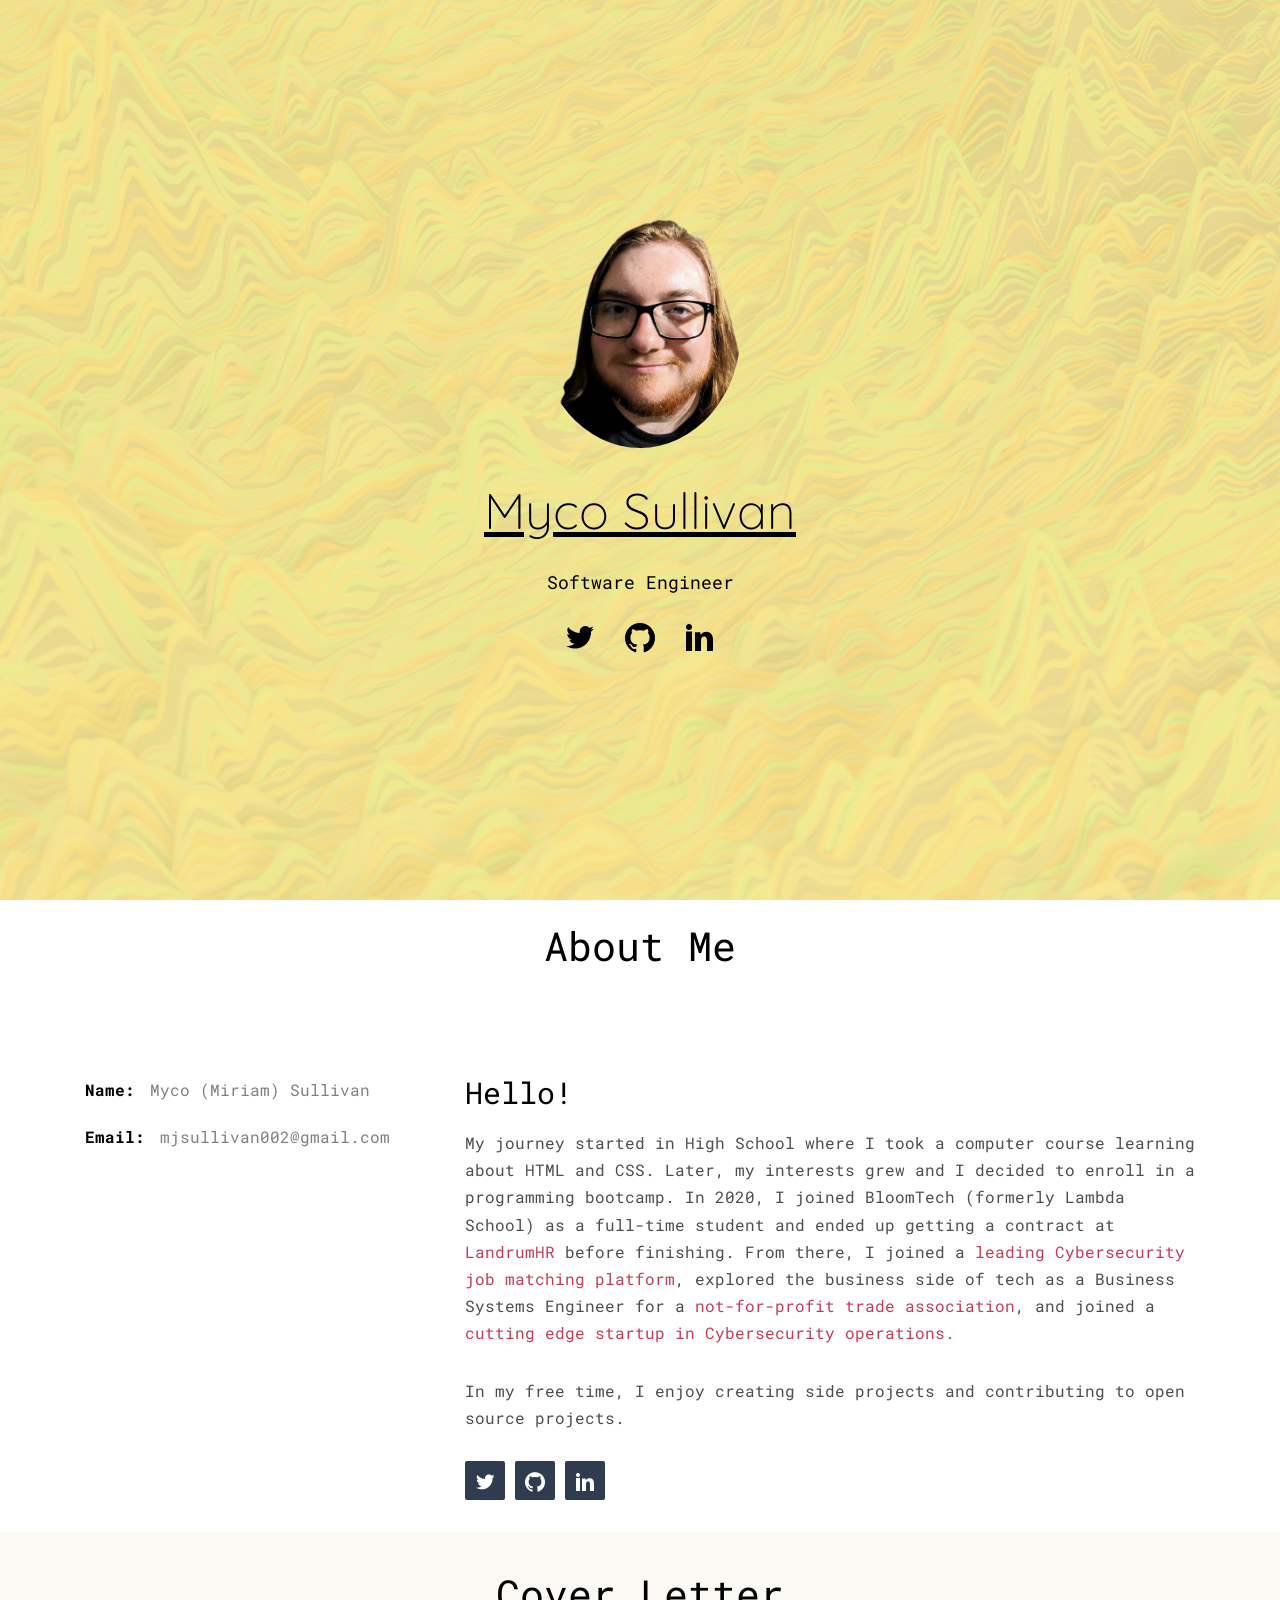
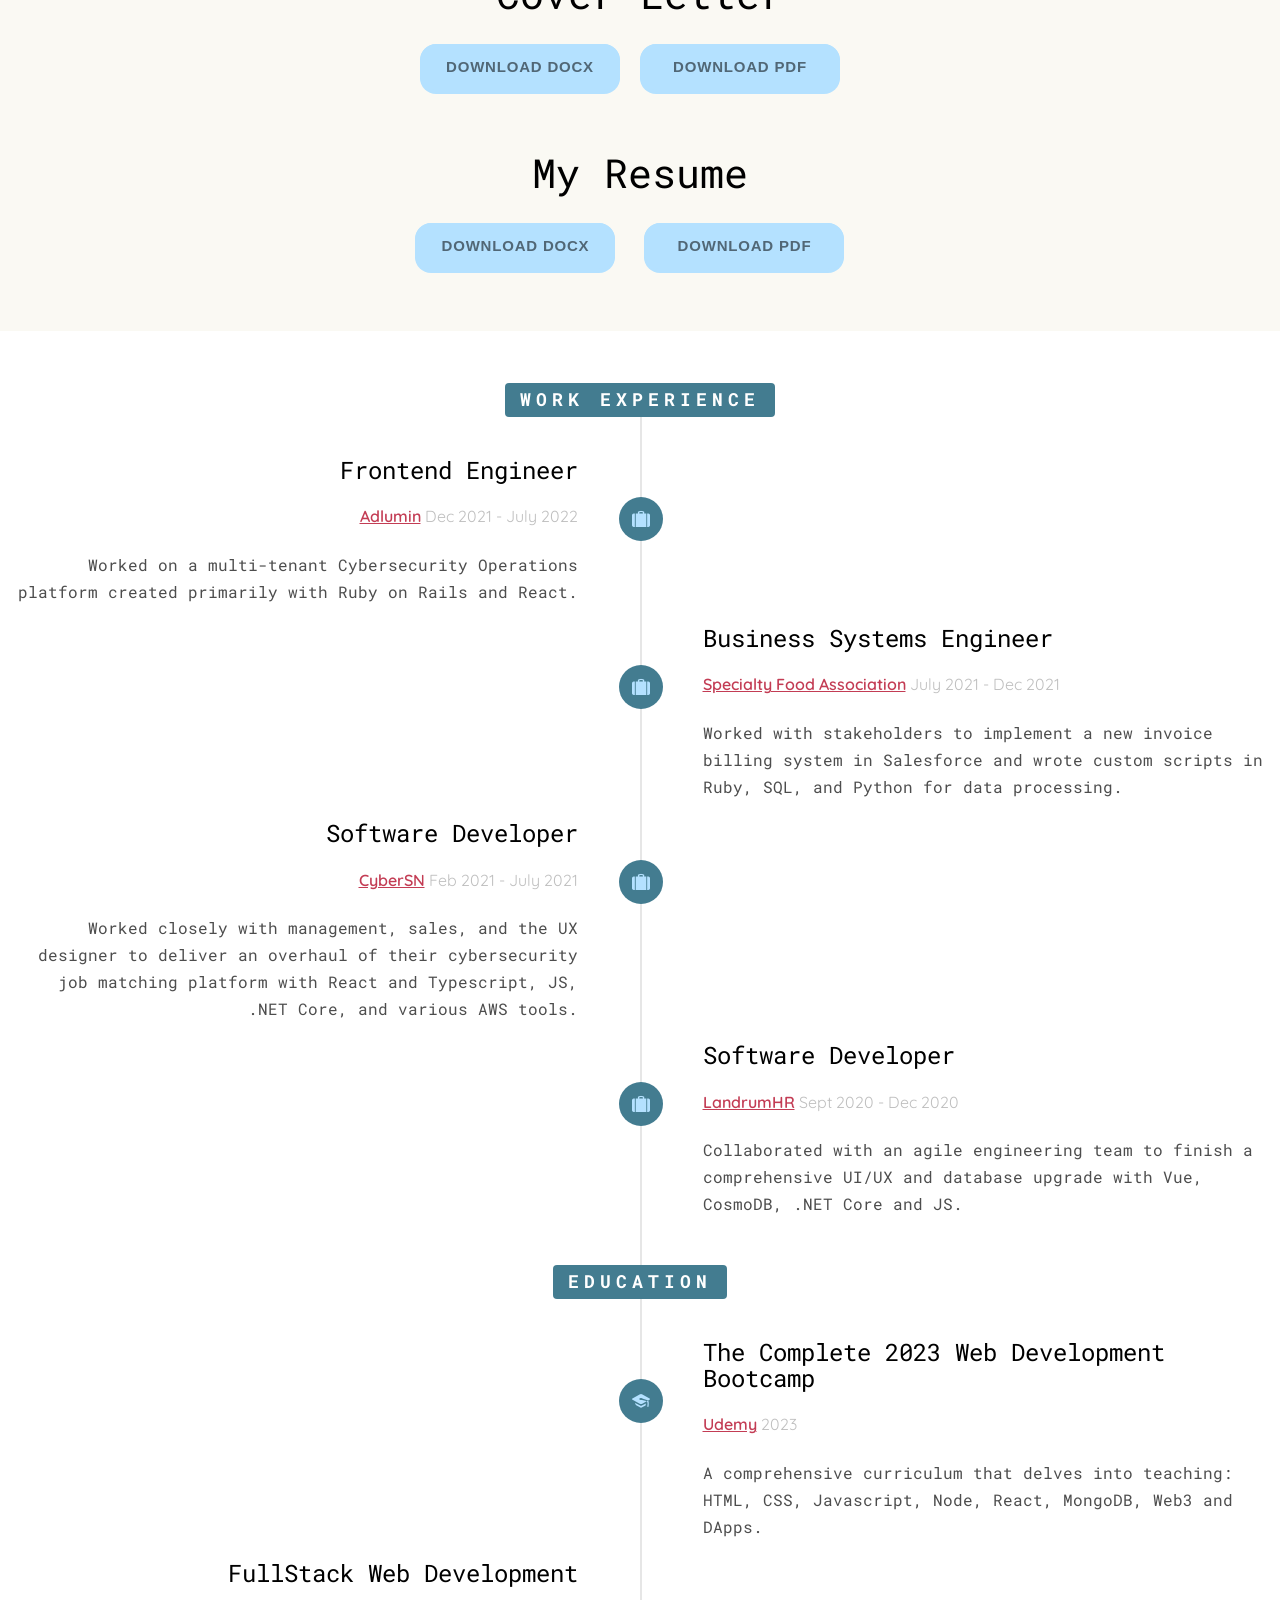
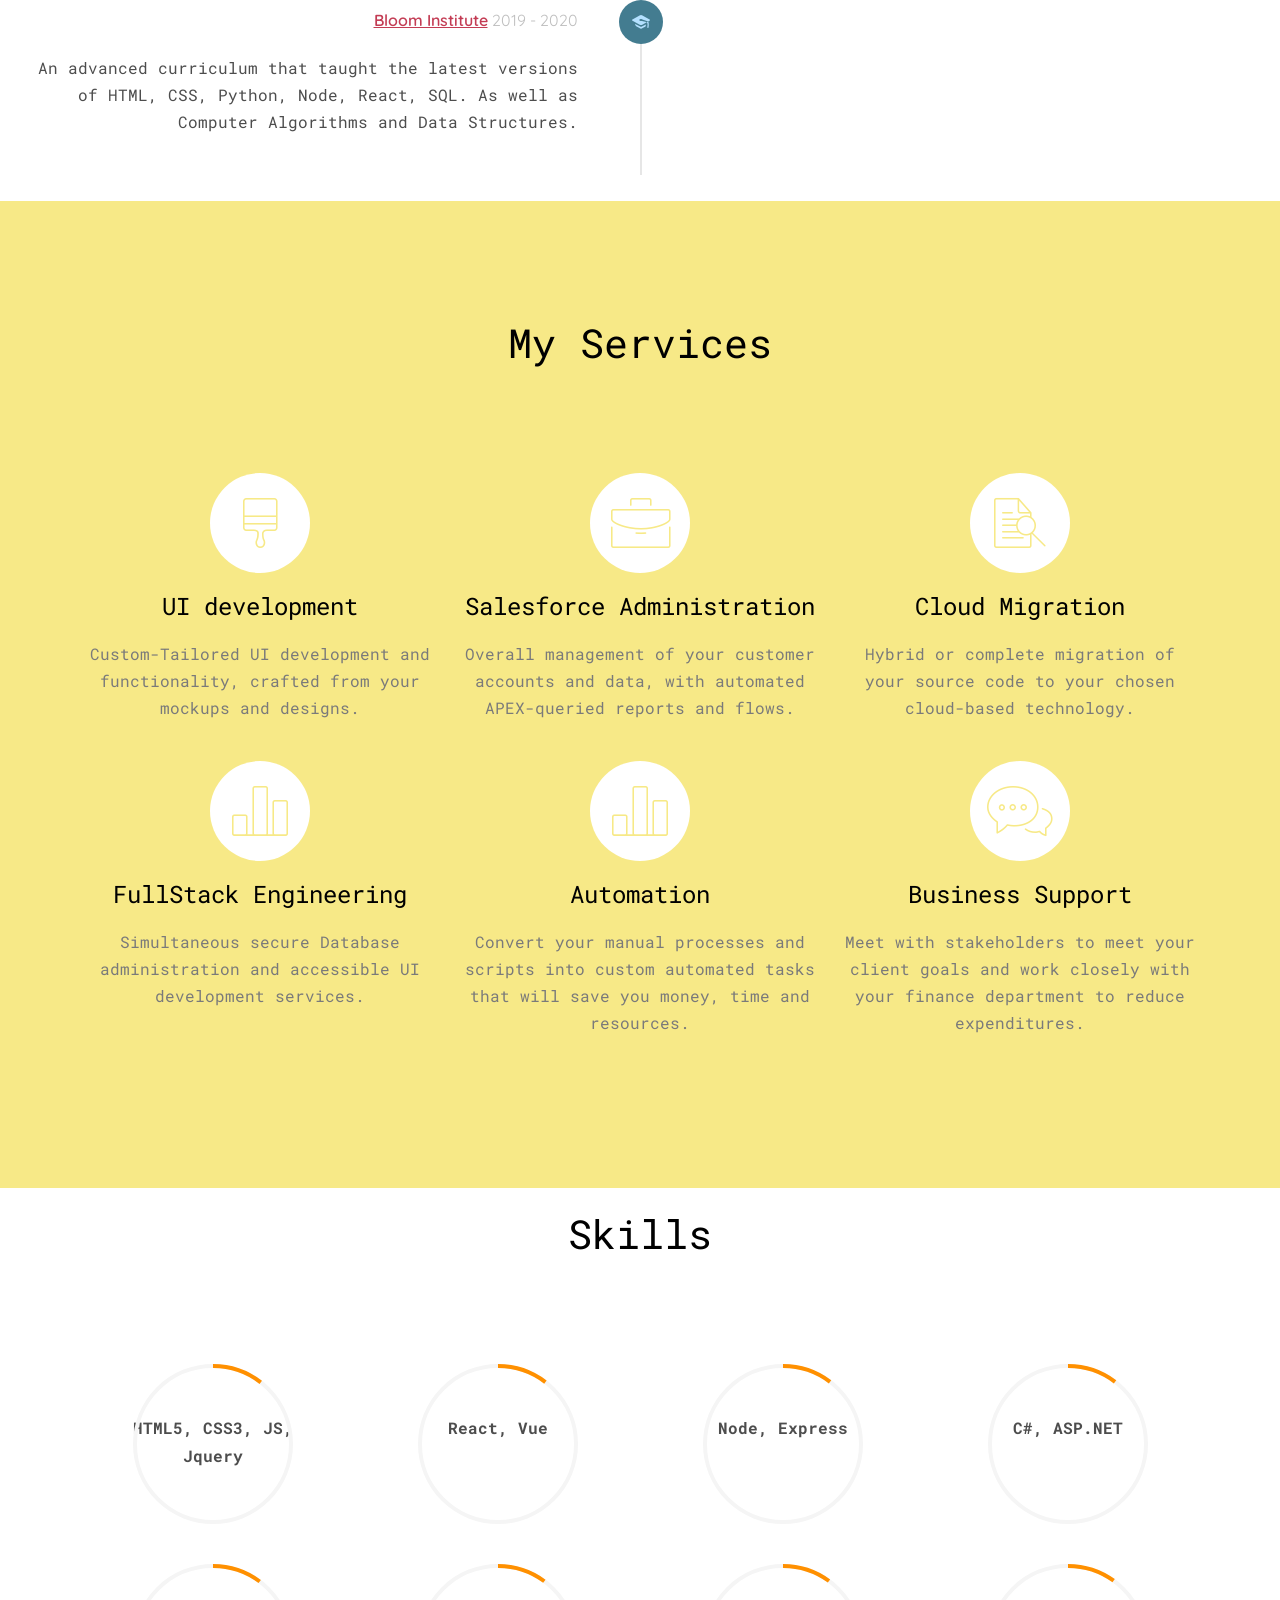
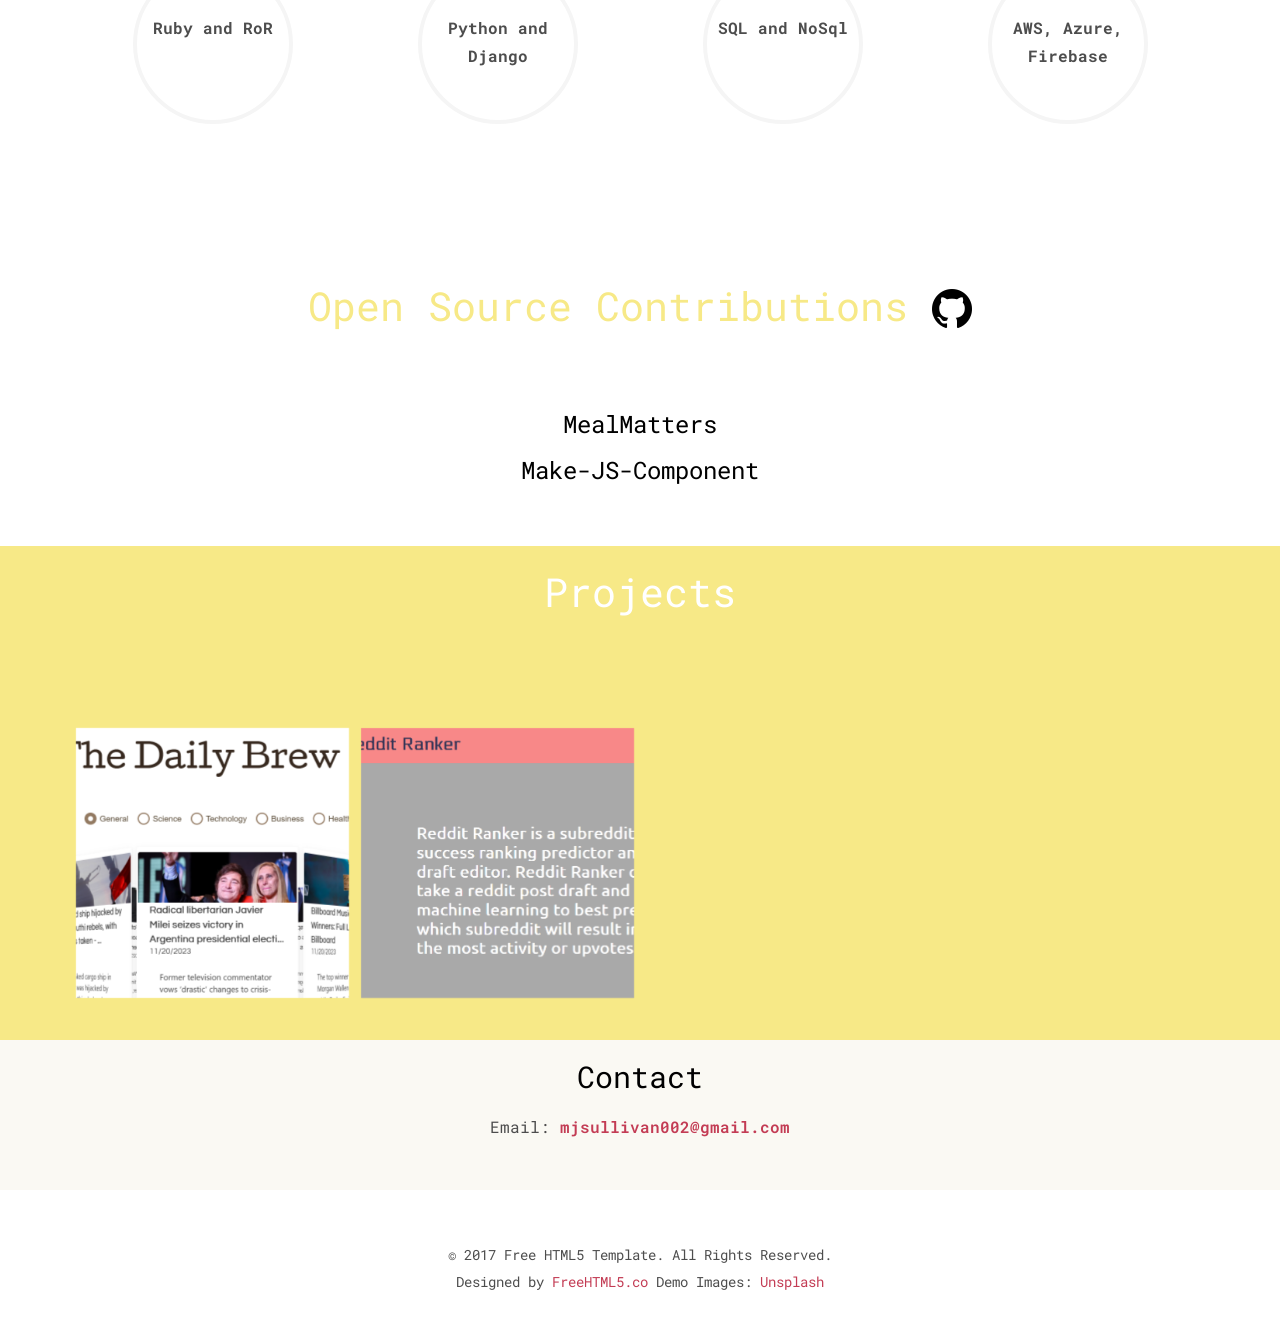
<file: index.html>
<!DOCTYPE HTML>
<html>

<head>
  <meta charset="utf-8">
  <meta http-equiv="X-UA-Compatible" content="IE=edge">
  <title>Myco Sullivan Portfolio</title>
  <meta name="viewport" content="width=device-width, initial-scale=1">
  <meta name="description" content="Free HTML5 Website Template by freehtml5.co" />
  <meta name="keywords"
    content="free website templates, free html5, free template, free bootstrap, free website template, html5, css3, mobile first, responsive" />
  <meta name="author" content="freehtml5.co" />

  <!--
	//////////////////////////////////////////////////////

	FREE HTML5 TEMPLATE
	DESIGNED & DEVELOPED by FreeHTML5.co

	Website: 		http://freehtml5.co/
	Email: 			info@freehtml5.co
	Twitter: 		http://twitter.com/fh5co
	Facebook: 		https://www.facebook.com/fh5co

	//////////////////////////////////////////////////////
	 -->

  <!-- Facebook and Twitter integration -->
  <meta property="og:title" content="" />
  <meta property="og:image" content="" />
  <meta property="og:url" content="" />
  <meta property="og:site_name" content="" />
  <meta property="og:description" content="" />
  <meta name="twitter:title" content="" />
  <meta name="twitter:image" content="" />
  <meta name="twitter:url" content="" />
  <meta name="twitter:card" content="" />




  <!-- Animate.css -->
  <link rel="stylesheet" href="css/animate.css">
  <!-- Icomoon Icon Fonts-->
  <link rel="stylesheet" href="css/icomoon.css">
  <!-- Bootstrap  -->
  <link rel="stylesheet" href="css/bootstrap.css">

  <!-- Theme style  -->
  <link rel="stylesheet" href="css/style.css">

  <link rel="preconnect" href="https://fonts.googleapis.com">
  <link rel="preconnect" href="https://fonts.gstatic.com" crossorigin>
  <link
    href="https://fonts.googleapis.com/css2?family=Crete+Round&family=Open+Sans&family=Quicksand&family=Roboto+Mono:wght@300;400&display=swap"
    rel="stylesheet">

  <!-- Modernizr JS -->
  <script src="js/modernizr-2.6.2.min.js"></script>
  <!-- FOR IE9 below -->
  <!--[if lt IE 9]>
	<script src="js/respond.min.js"></script>
	<![endif]-->
  <style>
    .subtitleText {
      font-size: 18px !important;
    }
  </style>
</head>

<body>
  <div class="container-fluid">
    <div class="fh5co-loader"></div>
    <div id="page">
      <header id="fh5co-header" class="fh5co-cover js-fullheight full-width" role="banner"
        style="background-image:url(images/cover.jpg);" data-stellar-background-ratio="0.5">
        <div class="overlay"></div>
        <div class="container">
          <div class="row">
            <div class="col-md-8 col-md-offset-2 text-center">
              <div class="display-t js-fullheight">
                <div class="display-tc js-fullheight animate-box" data-animate-effect="fadeIn">
                  <div class="profile-thumb" style="background-image: url(images/compressed-nobg.png);">
                  </div>
                  <h1><span><u>Myco Sullivan</u></span></h1>
                  <h3 class="subtitleText"><span>Software Engineer</span></h3>
                  <p>
                  <ul class="fh5co-social-icons">
                    <li><a target="_blank" href="https://twitter.com/Myc_engineer"><i class="icon-twitter2"></i></a>
                    </li>
                    <li><a target="_blank" href="https://github.com/mjs001"><i class="icon-github2"></i></a></li>
                    <li><a target="_blank" href="https://www.linkedin.com/in/mycosullivan/"><i
                          class="icon-linkedin2"></i></a></li>
                  </ul>
                  </p>
                </div>
              </div>
            </div>
          </div>
        </div>
      </header>
      <div id="fh5co-about" class="animate-box">
        <div class="container">
          <div class="row">
            <div class="col-md-8 col-md-offset-2 text-center fh5co-heading">
              <h2>About Me</h2>
            </div>
          </div>
          <div class="row">
            <div class="col-md-4">
              <ul class="info">
                <li><span class="first-block">Name:</span><span class="second-block">Myco (Miriam) Sullivan</span></li>
                <li><span class="first-block">Email:</span><span
                    class="second-block">mjsullivan002<wbr id="lineBreakEmail">@gmail.com</span>
                </li>
              </ul>
            </div>
            <div class="col-md-8">
              <h2>Hello!</h2>
              <!--  -->

              <p>
                My journey started in High School where I took a computer course learning about HTML and CSS. Later, my
                interests grew and I decided to enroll in a programming bootcamp. In 2020, I joined BloomTech (formerly
                Lambda School) as a full-time student and ended up getting a contract at <a
                  href="https://www.landrumhr.com/" target="_blank">LandrumHR</a> before finishing. From there, I
                joined a <a href="https://cybersn.com/" target="_blank">leading Cybersecurity job matching
                  platform</a>, explored the business side of tech as a Business Systems Engineer for a <a
                  href="https://www.specialtyfood.com/" target="_blank">not-for-profit trade association</a>, and
                joined a <a href="https://adlumin.com/" target="_blank">cutting edge startup in Cybersecurity
                  operations.</a>
              </p>
              <p>In my free time, I enjoy creating side projects and contributing to open source projects.</p>
              <div class="row animate-box">
                <ul class="fh5co-social-icons">
                  <li><a target="_blank" href="https://twitter.com/Myc_engineer"><i class="icon-twitter2"></i></a></li>
                  <li><a target="_blank" href="https://github.com/mjs001"><i class="icon-github2"></i></a>
                  </li>
                  <li><a target="_blank" href="www.linkedin.com/in/mycosullivan"><i class="icon-linkedin2"></i></a></li>
                </ul>
              </div>
            </div>
          </div>
        </div>
        <div id="fh5c0-cover-letter-and-resume-container">
          <div id="fh5co-cover-letter" class="fh5co-bg-color">
            <div class="container">
              <div class="row animate-box">
                <div class="col-md-8 col-md-offset-2 text-center fh5co-heading cover-letter">
                  <h2>Cover Letter</h2>
                  <span class="container">
                    <a class="downloadBtn" target="_blank"
                      href="https://mjs001.github.io/portfolio/cover-letter/Miriam-Sullivan-cover-letter-2025-no-phone.docx"
                      download="Miriam-Sullivan-cover-letter-2025-no-phone.docx">Download
                      DOCX</a><a class="downloadBtn"
                      href="https://mjs001.github.io/portfolio/cover-letter/Miriam-Sullivan-cover-letter-2025-no-phone.pdf"
                      target="_blank" download="Miriam-Sullivan-cover-letter-2025-no-phone.pdf">Download
                      PDF</a></span>
                </div>
              </div>
            </div>
          </div>
          <div id="fh5co-resume" class="fh5co-bg-color">
            <div class="row animate-box">
              <div class="col-md-8 col-md-offset-2 text-center fh5co-heading resume">
                <h2>My Resume</h2>
                <span class="container"><a class="downloadBtn" target="_blank"
                    href="https://mjs001.github.io/portfolio/resume/Miriam-Sullivan-resume-no-phone.docx"
                    download="Miriam-Sullivan-resume-2025.docx">Download DOCX</a>
                  <a class="downloadBtn"
                    href="https://mjs001.github.io/portfolio/resume/Miriam-Sullivan-resume-no-phone.pdf" target="_blank"
                    download="Miriam-Sullivan-resume-2025-no-phone.pdf">Download PDF</a></span>
              </div>
            </div>
          </div>
        </div>
        <div class="row">
          <div class="col-md-12 col-md-offset-0">
            <ul class="timeline">
              <li class="timeline-heading text-center animate-box">
                <div>
                  <h3>Work Experience</h3>
                </div>
              </li>
              <li class="animate-box timeline-unverted">
                <div class="timeline-badge"><i class="icon-suitcase"></i></div>
                <div class="timeline-panel">
                  <div class="timeline-heading">
                    <h3 class="timeline-title">Frontend Engineer</h3>
                    <span class="company"><a target="_blank" class="company-name"
                        href="https://adlumin.com/"><u>Adlumin</u></a>
                      Dec 2021 - July 2022</span>
                  </div>
                  <div class="timeline-body">
                    <p>Worked on a multi-tenant Cybersecurity Operations platform
                      created
                      primarily with Ruby on Rails and React.</p>
                  </div>
                </div>
              </li>
              <li class="timeline-inverted animate-box">
                <div class="timeline-badge"><i class="icon-suitcase"></i></div>
                <div class="timeline-panel">
                  <div class="timeline-heading">
                    <h3 class="timeline-title">Business Systems Engineer</h3>
                    <span class="company"><a target="_blank" class="company-name"
                        href="https://www.specialtyfood.com/"><u>Specialty Food
                          Association</u></a>
                      July 2021 - Dec 2021</span>
                  </div>
                  <div class="timeline-body">
                    <p>Worked with stakeholders to implement a new invoice billing
                      system in
                      Salesforce and wrote custom scripts in Ruby, SQL, and Python for
                      data
                      processing.</p>
                  </div>
                </div>
              </li>
              <li class="animate-box timeline-unverted">
                <div class="timeline-badge"><i class="icon-suitcase"></i></div>
                <div class="timeline-panel">
                  <div class="timeline-heading">
                    <h3 class="timeline-title">Software Developer</h3>
                    <span class="company"><a target="_blank" class="company-name"
                        href="https://cybersn.com/"><u>CyberSN</u></a>
                      Feb 2021 - July 2021</span>
                  </div>
                  <div class="timeline-body">
                    <p>Worked closely with management, sales, and the UX designer to
                      deliver
                      an
                      overhaul of their cybersecurity job matching platform with React
                      and
                      Typescript, JS, .NET Core, and various AWS tools.</p>
                  </div>
                </div>
              </li>
              <li class="timeline-inverted animate-box">
                <div class="timeline-badge"><i class="icon-suitcase"></i></div>
                <div class="timeline-panel">
                  <div class="timeline-heading">
                    <h3 class="timeline-title">Software Developer</h3>
                    <span class="company"><a target="_blank" class="company-name"
                        href="https://www.landrumhr.com/"><u>LandrumHR</u></a>
                      Sept 2020 - Dec 2020</span>
                  </div>
                  <div class="timeline-body">
                    <p>Collaborated with an agile engineering team to finish a
                      comprehensive
                      UI/UX and database upgrade with Vue, CosmoDB, .NET Core and JS.
                    </p>
                  </div>
                </div>
              </li>
              <br>
              <li class="timeline-heading text-center animate-box">
                <div>
                  <h3>Education</h3>
                </div>
              </li>
              <li class="timeline-inverted animate-box">
                <div class="timeline-badge"><i class="icon-graduation-cap"></i></div>
                <div class="timeline-panel">
                  <div class="timeline-heading">
                    <h3 class="timeline-title">The Complete 2023 Web Development
                      Bootcamp
                    </h3>
                    <span class="company"><a target="_blank" class="company-name"
                        href="https://www.udemy.com/course/the-complete-web-development-bootcamp/"><u>Udemy</u></a>
                      2023</span>
                  </div>
                  <div class="timeline-body">
                    <p>A comprehensive curriculum that delves into teaching: HTML, CSS,
                      Javascript, Node, React, MongoDB, Web3 and DApps.</p>

                  </div>
                </div>
              </li>
              <li class="animate-box timeline-unverted">
                <div class="timeline-badge"><i class="icon-graduation-cap"></i></div>
                <div class="timeline-panel">
                  <div class="timeline-heading">
                    <h3 class="timeline-title">FullStack Web Development</h3>
                    <span class="company"><a target="_blank" class="company-name"
                        href="https://www.bloomtech.com/"><u>Bloom Institute</u></a>
                      2019
                      - 2020</span>
                  </div>
                  <div class="timeline-body">
                    <p>An advanced curriculum that taught the latest versions of HTML,
                      CSS,
                      Python, Node, React, SQL. As well as Computer Algorithms and
                      Data
                      Structures.</p>
                  </div>
                </div>
              </li>
            </ul>
          </div>
        </div>
      </div>
      <div id="fh5co-features" class="animate-box">
        <div class="container">
          <div class="services-padding">
            <div class="row">
              <div class="col-md-8 col-md-offset-2 text-center fh5co-heading">
                <h2>My Services</h2>
              </div>
            </div>
            <div class="row">
              <div class="col-md-4 text-center">
                <div class="feature-left">
                  <span class="icon">
                    <i class="icon-paintbrush"></i>
                  </span>
                  <div class="feature-copy">
                    <h3>UI development</h3>
                    <p>Custom-Tailored UI development and functionality, crafted from your
                      mockups
                      and designs.</p>
                  </div>
                </div>
              </div>

              <div class="col-md-4 text-center">
                <div class="feature-left">
                  <span class="icon">
                    <i class="icon-briefcase"></i>
                  </span>
                  <div class="feature-copy">
                    <h3>Salesforce Administration</h3>
                    <p>Overall management of your customer accounts and data, with automated
                      APEX-queried reports and flows.</p>
                  </div>
                </div>

              </div>
              <div class="col-md-4 text-center">
                <div class="feature-left">
                  <span class="icon">
                    <i class="icon-search"></i>
                  </span>
                  <div class="feature-copy">
                    <h3>Cloud Migration</h3>
                    <p>Hybrid or complete migration of your source code to your chosen
                      cloud-based
                      technology.</p>
                  </div>
                </div>
              </div>
            </div>


            <div class="row">
              <div class="col-md-4 text-center">

                <div class="feature-left">
                  <span class="icon">
                    <i class="icon-bargraph"></i>
                  </span>
                  <div class="feature-copy">
                    <h3>FullStack Engineering</h3>
                    <p>Simultaneous secure Database administration and accessible UI
                      development
                      services.</p>
                  </div>
                </div>

              </div>


              <div class="col-md-4 text-center">

                <div class="feature-left">
                  <span class="icon">
                    <i class="icon-bargraph"></i>
                  </span>
                  <div class="feature-copy">
                    <h3>Automation</h3>
                    <p>Convert your manual processes and scripts into custom automated tasks
                      that
                      will save you money, time and resources.</p>
                  </div>
                </div>
              </div>

              <div class="col-md-4 text-center">
                <div class="feature-left">
                  <span class="icon">
                    <i class="icon-chat"></i>
                  </span>
                  <div class="feature-copy">
                    <h3>Business Support</h3>
                    <p>Meet with stakeholders to meet your client goals and work closely
                      with
                      your
                      finance department to reduce expenditures.</p>
                  </div>
                </div>
              </div>
            </div>
          </div>
        </div>
      </div>
      <div id="fh5co-skills" class="animate-box">
        <div class="container">
          <div class="row">
            <div class="col-md-8 col-md-offset-2 text-center fh5co-heading">
              <h2>Skills</h2>
            </div>
          </div>
          <div class="row row-pb-md">
            <div class="col-md-3 col-sm-6 col-xs-12 text-center">
              <div class="chart" data-percent="100"><span><strong>HTML5, CSS3, JS,
                    Jquery</strong></span>
              </div>
            </div>
            <div class="col-md-3 col-sm-6 col-xs-12 text-center">
              <div class="chart" data-percent="100"><span><strong>React, Vue</strong></span></div>
            </div>
            <div class="col-md-3 col-sm-6 col-xs-12 text-center">
              <div class="chart" data-percent="100"><span><strong>Node, Express</strong></span>
              </div>
            </div>
            <div class="col-md-3 col-sm-6 col-xs-12 text-center">
              <div class="chart" data-percent="100"><span><strong>C#, ASP.NET</strong></span>
              </div>
            </div>
            <div class="col-md-3 col-sm-6 col-xs-12 text-center">
              <div class="chart" data-percent="100"><span><strong>Ruby and RoR</strong></span>
              </div>
            </div>
            <div class="col-md-3 col-sm-6 col-xs-12 text-center">
              <div class="chart" data-percent="100"><span><strong>Python and
                    Django</strong></span>
              </div>
            </div>
            <div class="col-md-3 col-sm-6 col-xs-12 text-center">
              <div class="chart" data-percent="100"><span><strong>SQL and NoSql</strong></span>
              </div>
            </div>
            <div class="col-md-3 col-sm-6 col-xs-12 text-center">
              <div class="chart" data-percent="100"><span><strong>AWS, Azure,
                    Firebase</strong></span>
              </div>
            </div>
          </div>
        </div>
      </div>
    </div>
    <!-- OPEN SOURCE -->
    <!-- marker -->
    <div id="fh5co-open-source">
      <div class="container">
        <div class="services-padding">
          <div class="row">
            <div class="col-md-8 col-md-offset-2 text-center fh5co-heading">
              <h2>Open Source Contributions <a class="github-big" target="_blank" href="https://github.com/mjs001"><i
                    class="icon-github2"></i></a></h2>

            </div>
            <div class="row">
              <ul class="col-md-8 col-md-offset-2 text-center">
                <li>
                  <a href="https://github.com/AnupK1234/MealMatters" target="_blank">
                    <h3 class="oSource">MealMatters</h3>
                  </a>
                </li>
                <li>
                  <a href="https://github.com/Giuliano1993/make-js-component" target="_blank">
                    <h3 class="oSource">Make-JS-Component</h3>
                  </a>
                </li>
              </ul>
            </div>
          </div>
        </div>
      </div>
    </div>
    <div id="fh5co-work" class="fh5co-bg-dark">
      <div class="container">
        <div class="row animate-box">
          <div class="col-md-8 col-md-offset-2 text-center fh5co-heading">
            <h2>Projects</h2>
          </div>
        </div>
        <!-- NEEDS WORK -->
        <div class="row">
          <div class="col-md-3 text-center col-padding animate-box">
            <a href="https://thedailybrew.onrender.com/" target="_blank" class="work"
              style="background-image: url('images/dailyBrew.png');">
              <div class="desc">
                <h3>The Daily Brew</h3>
              </div>
            </a>
          </div>
          <div class="col-md-3 text-center col-padding animate-box">
            <a href="https://reddit-ranker.netlify.app/" target="_blank" class="work"
              style="background-image: url('images/redditRanker.png');">
              <div class="desc">
                <h3>Reddit Ranker</h3>
              </div>
            </a>
          </div>
          <div class="col-md-3 text-center col-padding animate-box">
            <a href="https://github.com/mjs001/Secrets-oauth-test" target="_blank" class="work"
              style="background-image: url(images/68747470733a2f2f692e6962622e636f2f67334c4b7936632f736563726574732d6f617574682e706e67.png);">
              <div class="desc">
                <h3>Secrets Oauth</h3>
              </div>
            </a>
          </div>
          <div class="col-md-3 text-center col-padding animate-box">
            <a href="https://github.com/mjs001" target="_blank" class="work"
              style="background-image: url(images/github.png);">
              <div class="desc">
                <h3>See More on my Github</h3>
              </div>
            </a>
          </div>
        </div>
      </div>
    </div>

    <div id="fh5co-consult">
      <div>
        <h2 class="text-center">Contact</h2>
        <p class="email text-center">Email: <a class="contact"
            href="mailto:mjsullivan002@gmail.com">mjsullivan002@gmail.com</a></p>
      </div>
    </div>
    <div id="fh5co-footer">
      <div class="container">
        <div class="row">
          <div class="col-md-12">
            <small>&copy; 2017 Free HTML5 Template. All Rights Reserved. <br>Designed by <a href="http://freehtml5.co"
                target="_blank">FreeHTML5.co</a> Demo Images: <a href="http://unsplash.com"
                target="_blank">Unsplash</a></small>
          </div>
        </div>
      </div>
    </div>


    <div class="gototop js-top">
      <a href="#" class="js-gotop"><i class="icon-arrow-up22"></i></a>
    </div>
  </div>
  <!-- jQuery -->
  <script src="js/jquery.min.js"></script>
  <!-- jQuery Easing -->
  <script src="js/jquery.easing.1.3.js"></script>
  <!-- Bootstrap -->
  <script src="js/bootstrap.min.js"></script>
  <!-- Waypoints -->
  <script src="js/jquery.waypoints.min.js"></script>
  <!-- Stellar Parallax -->
  <script src="js/jquery.stellar.min.js"></script>
  <!-- Easy PieChart -->
  <script src="js/jquery.easypiechart.min.js"></script>
  <!-- Main -->
  <script src="js/main.js"></script>

</body>

</html>
</file>
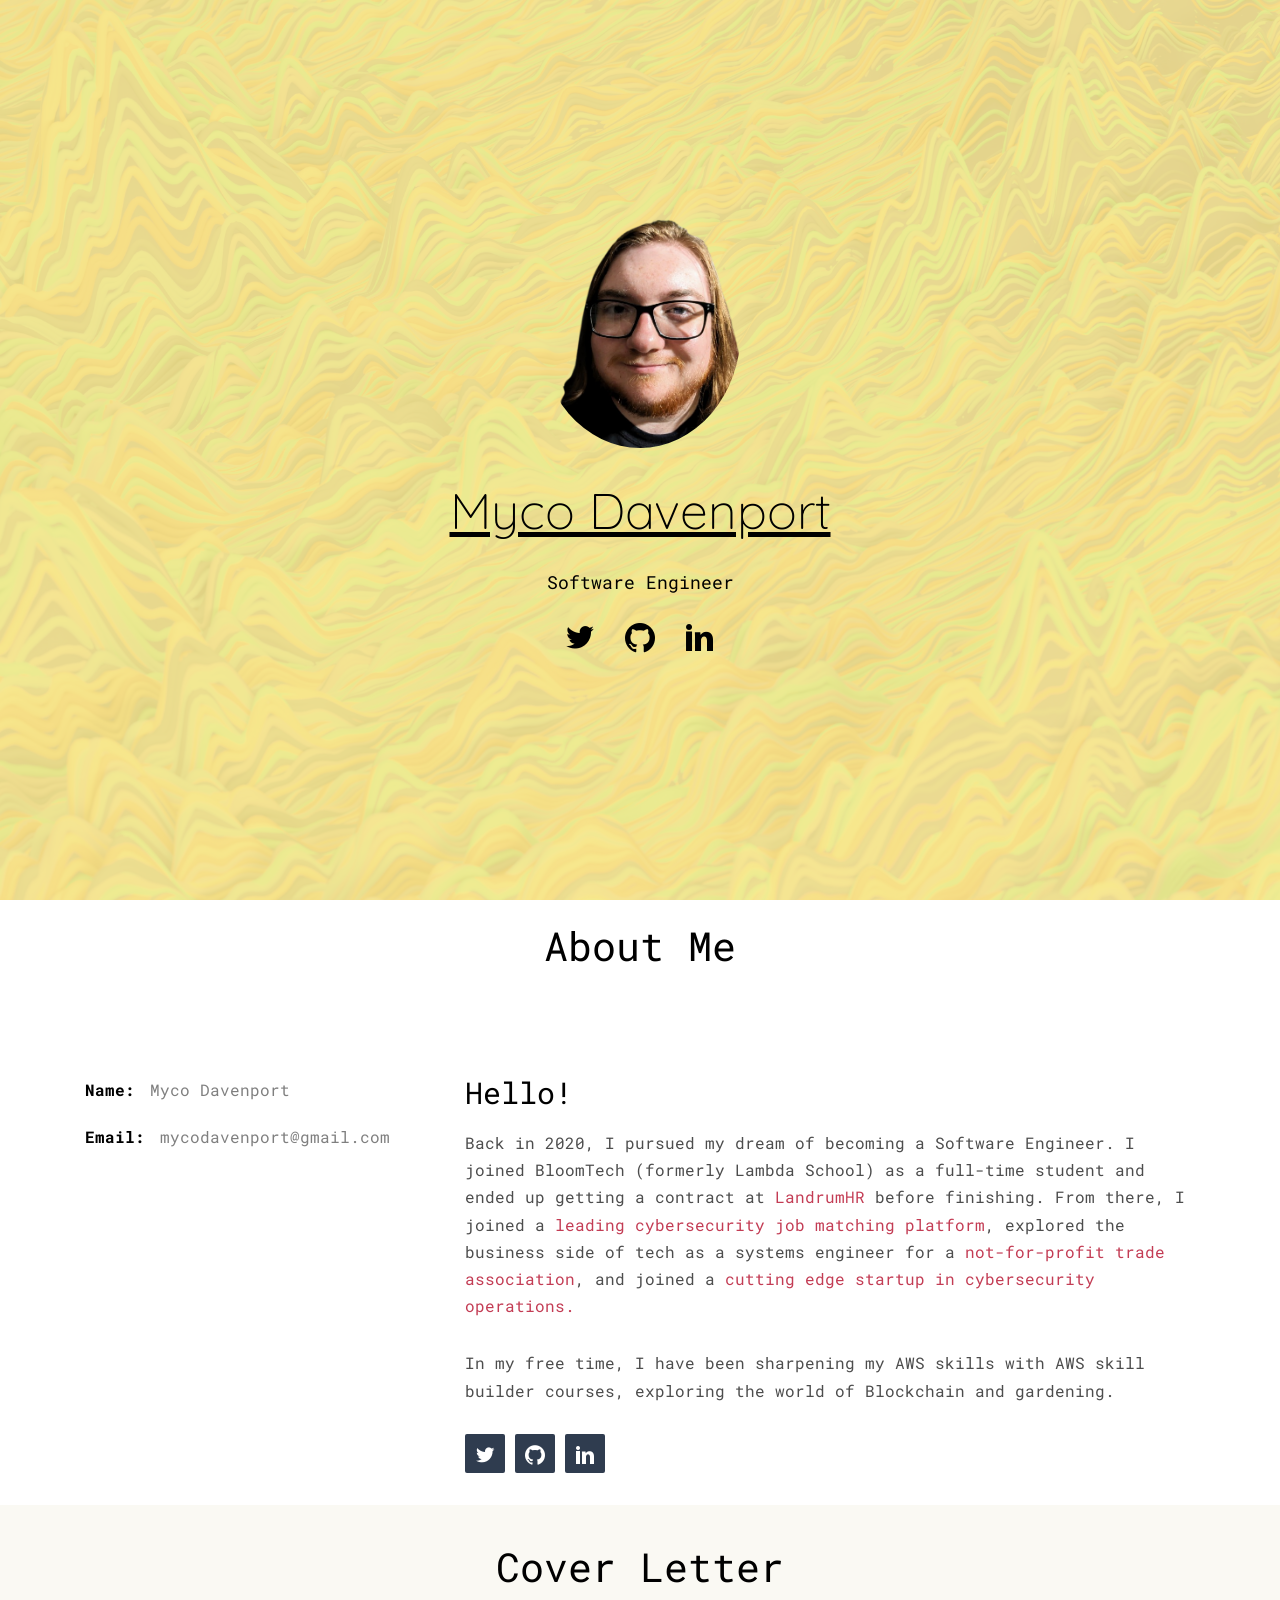
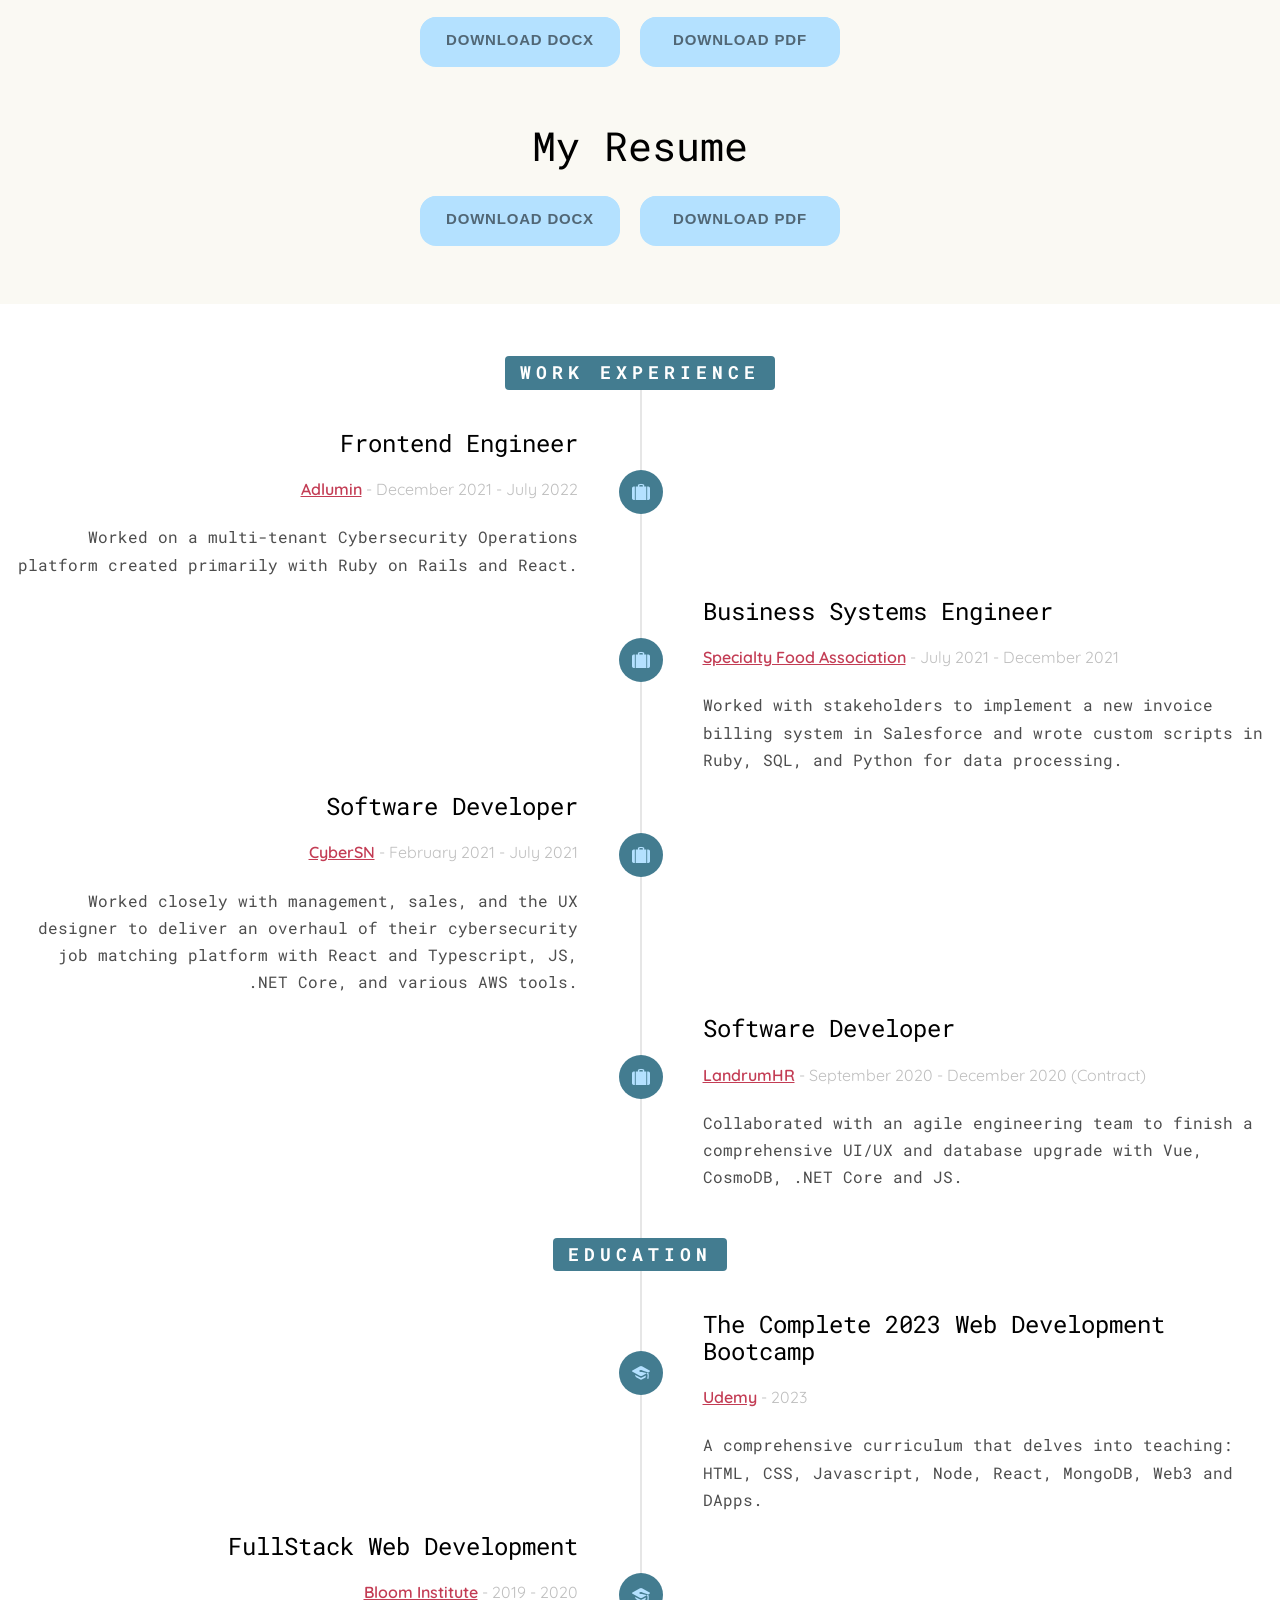
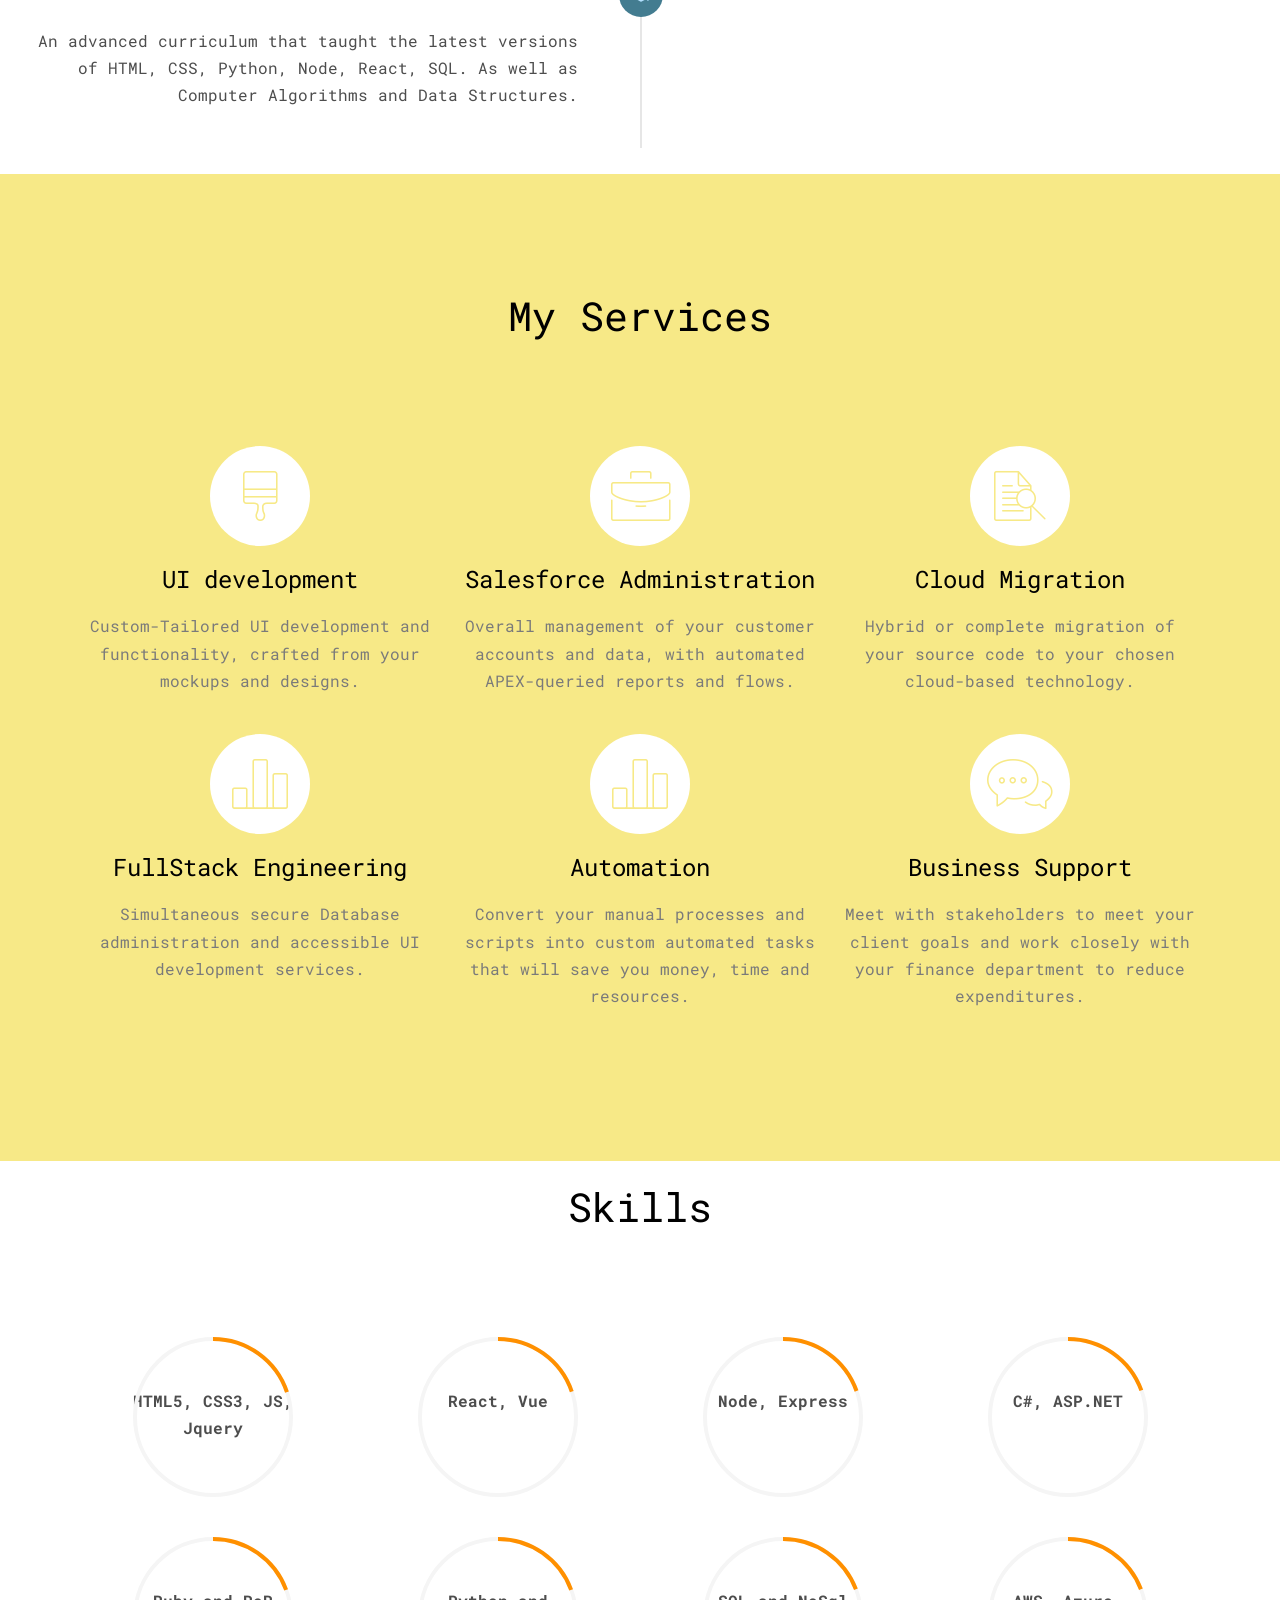
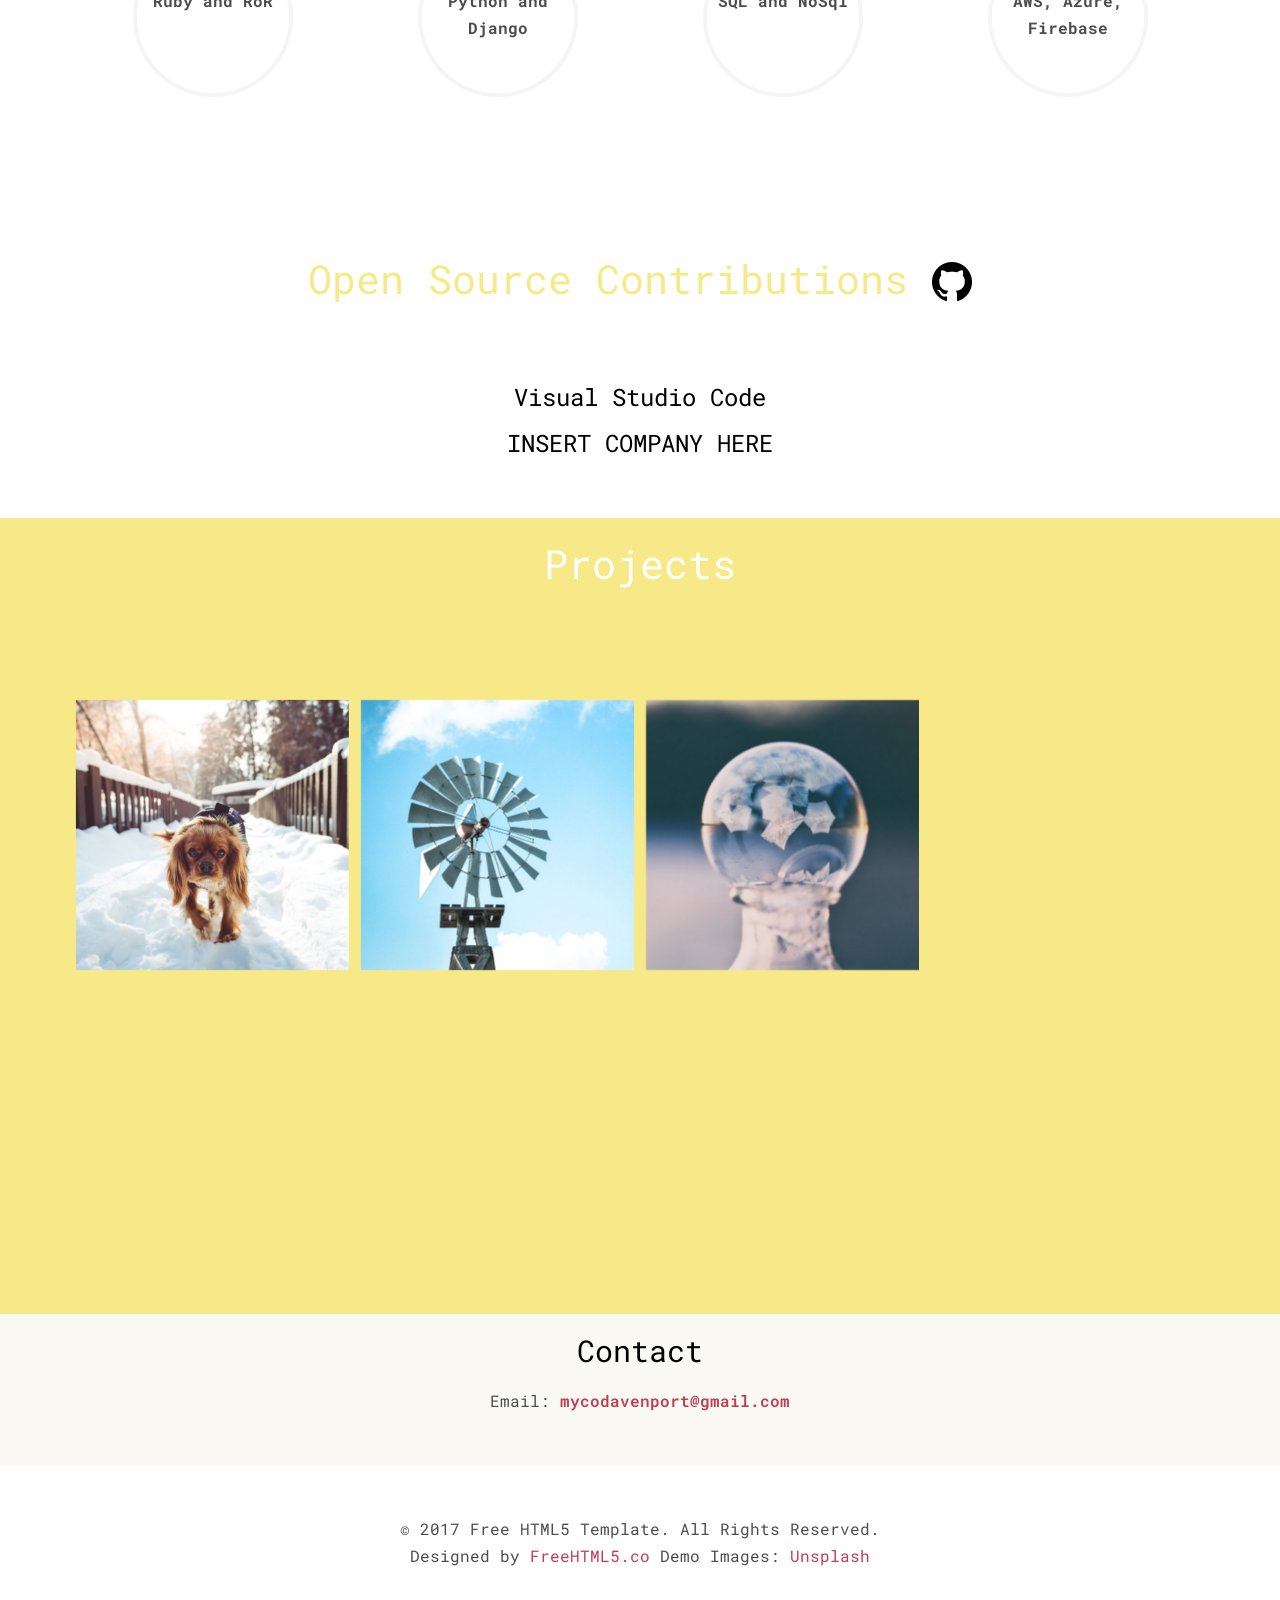
<file: profile-master/index.html>
<!DOCTYPE HTML>
<html>

	<head>
		<meta charset="utf-8">
		<meta http-equiv="X-UA-Compatible" content="IE=edge">
		<title>Myco Davenport Portfolio</title>
		<meta name="viewport" content="width=device-width, initial-scale=1">
		<meta name="description" content="Free HTML5 Website Template by freehtml5.co" />
		<meta name="keywords"
			content="free website templates, free html5, free template, free bootstrap, free website template, html5, css3, mobile first, responsive" />
		<meta name="author" content="freehtml5.co" />

		<!--
	//////////////////////////////////////////////////////

	FREE HTML5 TEMPLATE
	DESIGNED & DEVELOPED by FreeHTML5.co

	Website: 		http://freehtml5.co/
	Email: 			info@freehtml5.co
	Twitter: 		http://twitter.com/fh5co
	Facebook: 		https://www.facebook.com/fh5co

	//////////////////////////////////////////////////////
	 -->

		<!-- Facebook and Twitter integration -->
		<meta property="og:title" content="" />
		<meta property="og:image" content="" />
		<meta property="og:url" content="" />
		<meta property="og:site_name" content="" />
		<meta property="og:description" content="" />
		<meta name="twitter:title" content="" />
		<meta name="twitter:image" content="" />
		<meta name="twitter:url" content="" />
		<meta name="twitter:card" content="" />




		<!-- Animate.css -->
		<link rel="stylesheet" href="css/animate.css">
		<!-- Icomoon Icon Fonts-->
		<link rel="stylesheet" href="css/icomoon.css">
		<!-- Bootstrap  -->
		<link rel="stylesheet" href="css/bootstrap.css">

		<!-- Theme style  -->
		<link rel="stylesheet" href="css/style.css">

		<link rel="preconnect" href="https://fonts.googleapis.com">
		<link rel="preconnect" href="https://fonts.gstatic.com" crossorigin>
		<link
			href="https://fonts.googleapis.com/css2?family=Crete+Round&family=Open+Sans&family=Quicksand&family=Roboto+Mono:wght@300;400&display=swap"
			rel="stylesheet">

		<!-- Modernizr JS -->
		<script src="js/modernizr-2.6.2.min.js"></script>
		<!-- FOR IE9 below -->
		<!--[if lt IE 9]>
	<script src="js/respond.min.js"></script>
	<![endif]-->
		<style>
			.subtitleText {
				font-size: 18px !important;
			}
		</style>
	</head>

	<body>
		<div class="container-fluid">
			<div class="fh5co-loader"></div>
			<div id="page">
				<header id="fh5co-header" class="fh5co-cover js-fullheight full-width" role="banner"
					style="background-image:url(images/cover.jpg);" data-stellar-background-ratio="0.5">
					<div class="overlay"></div>
					<div class="container">
						<div class="row">
							<div class="col-md-8 col-md-offset-2 text-center">
								<div class="display-t js-fullheight">
									<div class="display-tc js-fullheight animate-box" data-animate-effect="fadeIn">
										<div class="profile-thumb"
											style="background-image: url(images/compressed-nobg.png);">
										</div>
										<h1><span><u>Myco Davenport</u></span></h1>
										<h3 class="subtitleText"><span>Software Engineer</span></h3>
										<p>
										<ul class="fh5co-social-icons">
											<li><a target="_blank" href="https://twitter.com/Myc_engineer"><i
														class="icon-twitter2"></i></a></li>
											<li><a target="_blank" href="https://github.com/mjs001"><i
														class="icon-github2"></i></a></li>
											<li><a target="_blank" href="https://www.linkedin.com/in/mycodavenport/"><i
														class="icon-linkedin2"></i></a></li>
										</ul>
										</p>
									</div>
								</div>
							</div>
						</div>
					</div>
				</header>
				<div id="fh5co-about" class="animate-box">
					<div class="container">
						<div class="row">
							<div class="col-md-8 col-md-offset-2 text-center fh5co-heading">
								<h2>About Me</h2>
							</div>
						</div>
						<div class="row">
							<div class="col-md-4">
								<ul class="info">
									<li><span class="first-block">Name:</span><span class="second-block">Myco
											Davenport</span></li>
									<li><span class="first-block">Email:</span><span
											class="second-block">mycodavenport<wbr id="lineBreakEmail">@gmail.com</span>
									</li>
								</ul>
							</div>
							<div class="col-md-8">
								<h2>Hello!</h2>
								<p>Back in 2020, I pursued my dream of becoming a Software Engineer. I joined BloomTech
									(formerly Lambda School) as a full-time student and ended up getting a contract at
									<a href="https://www.landrumhr.com/">LandrumHR</a> before finishing. From there, I
									joined a <a href="https://cybersn.com/">leading cybersecurity job matching
										platform</a>, explored the business side of tech as a systems engineer for a <a
										href="https://www.specialtyfood.com/">not-for-profit trade association</a>, and
									joined a <a href="https://adlumin.com/">cutting edge startup in cybersecurity
										operations.</a>
								</p>
								<p>In my free time, I have been sharpening my AWS skills with AWS skill builder courses,
									exploring the world of Blockchain and gardening.</p>
								<div class="row animate-box">
									<ul class="fh5co-social-icons">
										<li><a target="_blank" href="https://twitter.com/Myc_engineer"><i
													class="icon-twitter2"></i></a></li>
										<li><a target="_blank" href="https://github.com/mjs001"><i
													class="icon-github2"></i></a>
										</li>
										<li><a target="_blank" href="https://www.linkedin.com/in/mycodavenport/"><i
													class="icon-linkedin2"></i></a></li>
									</ul>
								</div>
							</div>
						</div>
					</div>
					<div id="fh5c0-cover-letter-and-resume-container">
						<div id="fh5co-cover-letter" class="fh5co-bg-color">
							<div class="container">
								<div class="row animate-box">
									<div class="col-md-8 col-md-offset-2 text-center fh5co-heading cover-letter">
										<h2>Cover Letter</h2>
										<span class="container">
											<a class="downloadBtn"
												href="/cover-letter/Myco-Davenport-cover-letter-2023-current-sharing.docx"
												download="Myco-Davenport-cover-letter-2023-current-sharing.docx">Download
												docx</a><a class="downloadBtn"
												href="/cover-letter/Myco-Davenport-cover-letter-2023-current-sharing.pdf"
												download="Myco-Davenport-cover-letter-2023-current-sharing.pdf">Download
												PDF</a></span>
									</div>
								</div>
							</div>
						</div>
						<div id="fh5co-resume" class="fh5co-bg-color">
							<div class="row animate-box">
								<div class="col-md-8 col-md-offset-2 text-center fh5co-heading resume">
									<h2>My Resume</h2>
									<span class="container"><a class="downloadBtn"
											href="/resume/Myco-Davenport-resume-2023-sharing.docx"
											download="Myco-Davenport-resume-2023-sharing.docx">Download docx</a><a
											class="downloadBtn"
											href="/resume/Myco-Davenport-resume-2023-sharing.pdf"
											download="Myco-Davenport-resume-2023-sharing.pdf">Download
											PDF</a></span>
								</div>
							</div>
						</div>
					</div>
					<div class="row">
						<div class="col-md-12 col-md-offset-0">
							<ul class="timeline">
								<li class="timeline-heading text-center animate-box">
									<div>
										<h3>Work Experience</h3>
									</div>
								</li>
								<li class="animate-box timeline-unverted">
									<div class="timeline-badge"><i class="icon-suitcase"></i></div>
									<div class="timeline-panel">
										<div class="timeline-heading">
											<h3 class="timeline-title">Frontend Engineer</h3>
											<span class="company"><a target="_blank"
													href="https://adlumin.com/"><u>Adlumin</u></a> - December
												2021 -
												July 2022</span>
										</div>
										<div class="timeline-body">
											<p>Worked on a multi-tenant Cybersecurity Operations platform
												created
												primarily with Ruby on Rails and React.</p>
										</div>
									</div>
								</li>
								<li class="timeline-inverted animate-box">
									<div class="timeline-badge"><i class="icon-suitcase"></i></div>
									<div class="timeline-panel">
										<div class="timeline-heading">
											<h3 class="timeline-title">Business Systems Engineer</h3>
											<span class="company"><a target="_blank"
													href="https://www.specialtyfood.com/"><u>Specialty Food
														Association</u></a> - July 2021 - December 2021</span>
										</div>
										<div class="timeline-body">
											<p>Worked with stakeholders to implement a new invoice billing
												system in
												Salesforce and wrote custom scripts in Ruby, SQL, and Python for
												data
												processing.</p>
										</div>
									</div>
								</li>
								<li class="animate-box timeline-unverted">
									<div class="timeline-badge"><i class="icon-suitcase"></i></div>
									<div class="timeline-panel">
										<div class="timeline-heading">
											<h3 class="timeline-title">Software Developer</h3>
											<span class="company"><a target="_blank"
													href="https://cybersn.com/"><u>CyberSN</u></a> - February
												2021 -
												July 2021</span>
										</div>
										<div class="timeline-body">
											<p>Worked closely with management, sales, and the UX designer to
												deliver
												an
												overhaul of their cybersecurity job matching platform with React
												and
												Typescript, JS, .NET Core, and various AWS tools.</p>
										</div>
									</div>
								</li>
								<li class="timeline-inverted animate-box">
									<div class="timeline-badge"><i class="icon-suitcase"></i></div>
									<div class="timeline-panel">
										<div class="timeline-heading">
											<h3 class="timeline-title">Software Developer</h3>
											<span class="company"><a target="_blank"
													href="https://www.landrumhr.com/"><u>LandrumHR</u></a> -
												September
												2020 - December 2020 (Contract)</span>
										</div>
										<div class="timeline-body">
											<p>Collaborated with an agile engineering team to finish a
												comprehensive
												UI/UX and database upgrade with Vue, CosmoDB, .NET Core and JS.
											</p>
										</div>
									</div>
								</li>
								<br>
								<li class="timeline-heading text-center animate-box">
									<div>
										<h3>Education</h3>
									</div>
								</li>
								<li class="timeline-inverted animate-box">
									<div class="timeline-badge"><i class="icon-graduation-cap"></i></div>
									<div class="timeline-panel">
										<div class="timeline-heading">
											<h3 class="timeline-title">The Complete 2023 Web Development
												Bootcamp
											</h3>
											<span class="company"><a target="_blank"
													href="https://www.udemy.com/course/the-complete-web-development-bootcamp/"><u>Udemy</u></a>
												- 2023</span>
										</div>
										<div class="timeline-body">
											<p>A comprehensive curriculum that delves into teaching: HTML, CSS,
												Javascript, Node, React, MongoDB, Web3 and DApps.</p>

										</div>
									</div>
								</li>
								<li class="animate-box timeline-unverted">
									<div class="timeline-badge"><i class="icon-graduation-cap"></i></div>
									<div class="timeline-panel">
										<div class="timeline-heading">
											<h3 class="timeline-title">FullStack Web Development</h3>
											<span class="company"><a target="_blank"
													href="https://www.bloomtech.com/"><u>Bloom Institute</u></a>
												-
												2019
												- 2020</span>

										</div>
										<div class="timeline-body">
											<p>An advanced curriculum that taught the latest versions of HTML,
												CSS,
												Python, Node, React, SQL. As well as Computer Algorithms and
												Data
												Structures.</p>
										</div>
									</div>
								</li>
							</ul>
						</div>
					</div>
				</div>
				<div id="fh5co-features" class="animate-box">
					<div class="container">
						<div class="services-padding">
							<div class="row">
								<div class="col-md-8 col-md-offset-2 text-center fh5co-heading">
									<h2>My Services</h2>
								</div>
							</div>
							<div class="row">
								<div class="col-md-4 text-center">
									<div class="feature-left">
										<span class="icon">
											<i class="icon-paintbrush"></i>
										</span>
										<div class="feature-copy">
											<h3>UI development</h3>
											<p>Custom-Tailored UI development and functionality, crafted from your
												mockups
												and designs.</p>
										</div>
									</div>
								</div>

								<div class="col-md-4 text-center">
									<div class="feature-left">
										<span class="icon">
											<i class="icon-briefcase"></i>
										</span>
										<div class="feature-copy">
											<h3>Salesforce Administration</h3>
											<p>Overall management of your customer accounts and data, with automated
												APEX-queried reports and flows.</p>
										</div>
									</div>

								</div>
								<div class="col-md-4 text-center">
									<div class="feature-left">
										<span class="icon">
											<i class="icon-search"></i>
										</span>
										<div class="feature-copy">
											<h3>Cloud Migration</h3>
											<p>Hybrid or complete migration of your source code to your chosen
												cloud-based
												technology.</p>
										</div>
									</div>
								</div>
							</div>


							<div class="row">
								<div class="col-md-4 text-center">

									<div class="feature-left">
										<span class="icon">
											<i class="icon-bargraph"></i>
										</span>
										<div class="feature-copy">
											<h3>FullStack Engineering</h3>
											<p>Simultaneous secure Database administration and accessible UI
												development
												services.</p>
										</div>
									</div>

								</div>


								<div class="col-md-4 text-center">

									<div class="feature-left">
										<span class="icon">
											<i class="icon-bargraph"></i>
										</span>
										<div class="feature-copy">
											<h3>Automation</h3>
											<p>Convert your manual processes and scripts into custom automated tasks
												that
												will save you money, time and resources.</p>
										</div>
									</div>
								</div>

								<div class="col-md-4 text-center">
									<div class="feature-left">
										<span class="icon">
											<i class="icon-chat"></i>
										</span>
										<div class="feature-copy">
											<h3>Business Support</h3>
											<p>Meet with stakeholders to meet your client goals and work closely
												with
												your
												finance department to reduce expenditures.</p>
										</div>
									</div>
								</div>
							</div>
						</div>
					</div>
				</div>
				<div id="fh5co-skills" class="animate-box">
					<div class="container">
						<div class="row">
							<div class="col-md-8 col-md-offset-2 text-center fh5co-heading">
								<h2>Skills</h2>
							</div>
						</div>
						<div class="row row-pb-md">
							<div class="col-md-3 col-sm-6 col-xs-12 text-center">
								<div class="chart" data-percent="100"><span><strong>HTML5, CSS3, JS,
											Jquery</strong></span>
								</div>
							</div>
							<div class="col-md-3 col-sm-6 col-xs-12 text-center">
								<div class="chart" data-percent="100"><span><strong>React, Vue</strong></span></div>
							</div>
							<div class="col-md-3 col-sm-6 col-xs-12 text-center">
								<div class="chart" data-percent="100"><span><strong>Node, Express</strong></span>
								</div>
							</div>
							<div class="col-md-3 col-sm-6 col-xs-12 text-center">
								<div class="chart" data-percent="100"><span><strong>C#, ASP.NET</strong></span>
								</div>
							</div>
							<div class="col-md-3 col-sm-6 col-xs-12 text-center">
								<div class="chart" data-percent="100"><span><strong>Ruby and RoR</strong></span>
								</div>
							</div>
							<div class="col-md-3 col-sm-6 col-xs-12 text-center">
								<div class="chart" data-percent="100"><span><strong>Python and
											Django</strong></span>
								</div>
							</div>
							<div class="col-md-3 col-sm-6 col-xs-12 text-center">
								<div class="chart" data-percent="100"><span><strong>SQL and NoSql</strong></span>
								</div>
							</div>
							<div class="col-md-3 col-sm-6 col-xs-12 text-center">
								<div class="chart" data-percent="100"><span><strong>AWS, Azure,
											Firebase</strong></span>
								</div>
							</div>
						</div>
					</div>
				</div>
			</div>
			<!-- marker -->
			<div id="fh5co-open-source">
				<div class="container">
					<div class="services-padding">
						<div class="row">
							<div class="col-md-8 col-md-offset-2 text-center fh5co-heading">
								<h2>Open Source Contributions <a class="github-big" target="_blank"
										href="https://github.com/mjs001"><i class="icon-github2"></i></a></h2>

							</div>
							<!-- NEEDS WORK -->
							<div class="row">
								<ul class="col-md-8 col-md-offset-2 text-center">
									<li></li>
									<li>
										<h3>Visual Studio Code</h3>
									</li>
									<li>
										<h3>INSERT COMPANY HERE</h3>
									</li>
								</ul>
							</div>
						</div>
					</div>
				</div>
			</div>
			<div id="fh5co-work" class="fh5co-bg-dark">
				<div class="container">
					<div class="row animate-box">
						<div class="col-md-8 col-md-offset-2 text-center fh5co-heading">
							<h2>Projects</h2>
						</div>
					</div>
					<!-- NEEDS WORK -->
					<div class="row">
						<div class="col-md-3 text-center col-padding animate-box">
							<a href="#" class="work" style="background-image: url('images/portfolio-1.jpg');">
								<div class="desc">
									<h3>Project Name</h3>
									<span>Illustration</span>
								</div>
							</a>
						</div>
						<div class="col-md-3 text-center col-padding animate-box">
							<a href="#" class="work" style="background-image: url('images/portfolio-2.jpg');">
								<div class="desc">
									<h3>Project Name</h3>
									<span>Brading</span>
								</div>
							</a>
						</div>
						<div class="col-md-3 text-center col-padding animate-box">
							<a href="#" class="work" style="background-image: url(images/portfolio-3.jpg);">
								<div class="desc">
									<h3>Project Name</h3>
									<span>Illustration</span>
								</div>
							</a>
						</div>
						<div class="col-md-3 text-center col-padding animate-box">
							<a href="#" class="work" style="background-image: url(images/portfolio-4.jpg);">
								<div class="desc">
									<h3>Project Name</h3>
									<span>Design</span>
								</div>
							</a>
						</div>
						<div class="col-md-3 text-center col-padding animate-box">
							<a href="#" class="work" style="background-image: url(images/portfolio-5.jpg);">
								<div class="desc">
									<h3>Project Name</h3>
									<span>Website</span>
								</div>
							</a>
						</div>
						<div class="col-md-3 text-center col-padding animate-box">
							<a href="#" class="work" style="background-image: url(images/portfolio-6.jpg);">
								<div class="desc">
									<h3>Project Name</h3>
									<span>Illustration</span>
								</div>
							</a>
						</div>
						<div class="col-md-3 text-center col-padding animate-box">
							<a href="#" class="work" style="background-image: url(images/portfolio-7.jpg);">
								<div class="desc">
									<h3>Project Name</h3>
									<span>Brading</span>
								</div>
							</a>
						</div>
						<div class="col-md-3 text-center col-padding animate-box">
							<a href="#" class="work" style="background-image: url(images/portfolio-8.jpg);">
								<div class="desc">
									<h3>Project Name</h3>
									<span>Illustration</span>
								</div>
							</a>
						</div>
					</div>
				</div>


			</div>

			<div id="fh5co-consult">
				<div>
					<h2 class="text-center">Contact</h2>
					<p class="email text-center">Email: <a class="contact"
							href="mailto:mycodavenport@gmail.com">mycodavenport@gmail.com</a></p>
				</div>
			</div>
			<div id="fh5co-footer">
				<div class="container">
					<div class="row">
						<div class="col-md-12">
							<p>&copy; 2017 Free HTML5 Template. All Rights Reserved. <br>Designed by <a
									href="http://freehtml5.co" target="_blank">FreeHTML5.co</a> Demo Images: <a
									href="http://unsplash.com" target="_blank">Unsplash</a></p>
						</div>
					</div>
				</div>
			</div>


			<div class="gototop js-top">
				<a href="#" class="js-gotop"><i class="icon-arrow-up22"></i></a>
			</div>
		</div>
		<!-- jQuery -->
		<script src="js/jquery.min.js"></script>
		<!-- jQuery Easing -->
		<script src="js/jquery.easing.1.3.js"></script>
		<!-- Bootstrap -->
		<script src="js/bootstrap.min.js"></script>
		<!-- Waypoints -->
		<script src="js/jquery.waypoints.min.js"></script>
		<!-- Stellar Parallax -->
		<script src="js/jquery.stellar.min.js"></script>
		<!-- Easy PieChart -->
		<script src="js/jquery.easypiechart.min.js"></script>
		<!-- Main -->
		<script src="js/main.js"></script>

	</body>

</html>
</file>
<file: css/icomoon.css>
@font-face {
    font-family: 'icomoon';
    src:    url('fonts/icomoon.eot?1oniuf');
    src:    url('fonts/icomoon.eot?1oniuf#iefix') format('embedded-opentype'),
        url('fonts/icomoon.ttf?1oniuf') format('truetype'),
        url('fonts/icomoon.woff?1oniuf') format('woff'),
        url('fonts/icomoon.svg?1oniuf#icomoon') format('svg');
    font-weight: normal;
    font-style: normal;
}

[class^="icon-"], [class*=" icon-"] {
    /* use !important to prevent issues with browser extensions that change fonts */
    font-family: 'icomoon' !important;
    speak: none;
    font-style: normal;
    font-weight: normal;
    font-variant: normal;
    text-transform: none;
    line-height: 1;

    /* Better Font Rendering =========== */
    -webkit-font-smoothing: antialiased;
    -moz-osx-font-smoothing: grayscale;
}

.icon-mobile:before {
    content: "\e000";
}
.icon-laptop:before {
    content: "\e001";
}
.icon-desktop:before {
    content: "\e002";
}
.icon-tablet:before {
    content: "\e003";
}
.icon-phone:before {
    content: "\e004";
}
.icon-document:before {
    content: "\e005";
}
.icon-documents:before {
    content: "\e006";
}
.icon-search:before {
    content: "\e007";
}
.icon-clipboard:before {
    content: "\e008";
}
.icon-newspaper:before {
    content: "\e009";
}
.icon-notebook:before {
    content: "\e00a";
}
.icon-book-open:before {
    content: "\e00b";
}
.icon-browser:before {
    content: "\e00c";
}
.icon-calendar:before {
    content: "\e00d";
}
.icon-presentation:before {
    content: "\e00e";
}
.icon-picture:before {
    content: "\e00f";
}
.icon-pictures:before {
    content: "\e010";
}
.icon-video:before {
    content: "\e011";
}
.icon-camera:before {
    content: "\e012";
}
.icon-printer:before {
    content: "\e013";
}
.icon-toolbox:before {
    content: "\e014";
}
.icon-briefcase:before {
    content: "\e015";
}
.icon-wallet:before {
    content: "\e016";
}
.icon-gift:before {
    content: "\e017";
}
.icon-bargraph:before {
    content: "\e018";
}
.icon-grid:before {
    content: "\e019";
}
.icon-expand:before {
    content: "\e01a";
}
.icon-focus:before {
    content: "\e01b";
}
.icon-edit:before {
    content: "\e01c";
}
.icon-adjustments:before {
    content: "\e01d";
}
.icon-ribbon:before {
    content: "\e01e";
}
.icon-hourglass:before {
    content: "\e01f";
}
.icon-lock:before {
    content: "\e020";
}
.icon-megaphone:before {
    content: "\e021";
}
.icon-shield:before {
    content: "\e022";
}
.icon-trophy:before {
    content: "\e023";
}
.icon-flag:before {
    content: "\e024";
}
.icon-map:before {
    content: "\e025";
}
.icon-puzzle:before {
    content: "\e026";
}
.icon-basket:before {
    content: "\e027";
}
.icon-envelope:before {
    content: "\e028";
}
.icon-streetsign:before {
    content: "\e029";
}
.icon-telescope:before {
    content: "\e02a";
}
.icon-gears:before {
    content: "\e02b";
}
.icon-key:before {
    content: "\e02c";
}
.icon-paperclip:before {
    content: "\e02d";
}
.icon-attachment:before {
    content: "\e02e";
}
.icon-pricetags:before {
    content: "\e02f";
}
.icon-lightbulb:before {
    content: "\e030";
}
.icon-layers:before {
    content: "\e031";
}
.icon-pencil:before {
    content: "\e032";
}
.icon-tools:before {
    content: "\e033";
}
.icon-tools-2:before {
    content: "\e034";
}
.icon-scissors:before {
    content: "\e035";
}
.icon-paintbrush:before {
    content: "\e036";
}
.icon-magnifying-glass:before {
    content: "\e037";
}
.icon-circle-compass:before {
    content: "\e038";
}
.icon-linegraph:before {
    content: "\e039";
}
.icon-mic:before {
    content: "\e03a";
}
.icon-strategy:before {
    content: "\e03b";
}
.icon-beaker:before {
    content: "\e03c";
}
.icon-caution:before {
    content: "\e03d";
}
.icon-recycle:before {
    content: "\e03e";
}
.icon-anchor:before {
    content: "\e03f";
}
.icon-profile-male:before {
    content: "\e040";
}
.icon-profile-female:before {
    content: "\e041";
}
.icon-bike:before {
    content: "\e042";
}
.icon-wine:before {
    content: "\e043";
}
.icon-hotairballoon:before {
    content: "\e044";
}
.icon-globe:before {
    content: "\e045";
}
.icon-genius:before {
    content: "\e046";
}
.icon-map-pin:before {
    content: "\e047";
}
.icon-dial:before {
    content: "\e048";
}
.icon-chat:before {
    content: "\e049";
}
.icon-heart:before {
    content: "\e04a";
}
.icon-cloud:before {
    content: "\e04b";
}
.icon-upload:before {
    content: "\e04c";
}
.icon-download:before {
    content: "\e04d";
}
.icon-target:before {
    content: "\e04e";
}
.icon-hazardous:before {
    content: "\e04f";
}
.icon-piechart:before {
    content: "\e050";
}
.icon-speedometer:before {
    content: "\e051";
}
.icon-global:before {
    content: "\e052";
}
.icon-compass:before {
    content: "\e053";
}
.icon-lifesaver:before {
    content: "\e054";
}
.icon-clock:before {
    content: "\e055";
}
.icon-aperture:before {
    content: "\e056";
}
.icon-quote:before {
    content: "\e057";
}
.icon-scope:before {
    content: "\e058";
}
.icon-alarmclock:before {
    content: "\e059";
}
.icon-refresh:before {
    content: "\e05a";
}
.icon-happy:before {
    content: "\e05b";
}
.icon-sad:before {
    content: "\e05c";
}
.icon-facebook:before {
    content: "\e05d";
}
.icon-twitter:before {
    content: "\e05e";
}
.icon-googleplus:before {
    content: "\e05f";
}
.icon-rss:before {
    content: "\e060";
}
.icon-tumblr:before {
    content: "\e061";
}
.icon-linkedin:before {
    content: "\e062";
}
.icon-dribbble:before {
    content: "\e063";
}
.icon-box2:before {
    content: "\ea82";
}
.icon-write:before {
    content: "\ea83";
}
.icon-clock2:before {
    content: "\ea84";
}
.icon-reply2:before {
    content: "\ea85";
}
.icon-reply-all2:before {
    content: "\ea86";
}
.icon-forward2:before {
    content: "\ea87";
}
.icon-flag2:before {
    content: "\ea88";
}
.icon-search2:before {
    content: "\ea89";
}
.icon-trash2:before {
    content: "\ea8a";
}
.icon-envelope2:before {
    content: "\ea8b";
}
.icon-bubble:before {
    content: "\ea8c";
}
.icon-bubbles:before {
    content: "\ea8d";
}
.icon-user2:before {
    content: "\ea8e";
}
.icon-users2:before {
    content: "\ea8f";
}
.icon-cloud2:before {
    content: "\ea90";
}
.icon-download2:before {
    content: "\ea91";
}
.icon-upload2:before {
    content: "\ea92";
}
.icon-rain:before {
    content: "\ea93";
}
.icon-sun:before {
    content: "\ea94";
}
.icon-moon2:before {
    content: "\ea95";
}
.icon-bell2:before {
    content: "\ea96";
}
.icon-folder2:before {
    content: "\ea97";
}
.icon-pin2:before {
    content: "\ea98";
}
.icon-sound2:before {
    content: "\ea99";
}
.icon-microphone:before {
    content: "\ea9a";
}
.icon-camera2:before {
    content: "\ea9b";
}
.icon-image2:before {
    content: "\ea9c";
}
.icon-cog2:before {
    content: "\ea9d";
}
.icon-calendar2:before {
    content: "\ea9e";
}
.icon-book2:before {
    content: "\ea9f";
}
.icon-map-marker:before {
    content: "\eaa0";
}
.icon-store:before {
    content: "\eaa1";
}
.icon-support:before {
    content: "\eaa2";
}
.icon-tag2:before {
    content: "\eaa3";
}
.icon-heart2:before {
    content: "\eaa4";
}
.icon-video-camera:before {
    content: "\eaa5";
}
.icon-trophy2:before {
    content: "\eaa6";
}
.icon-cart:before {
    content: "\eaa7";
}
.icon-eye2:before {
    content: "\eaa8";
}
.icon-cancel:before {
    content: "\eaa9";
}
.icon-chart:before {
    content: "\eaaa";
}
.icon-target2:before {
    content: "\eaab";
}
.icon-printer2:before {
    content: "\eaac";
}
.icon-location2:before {
    content: "\eaad";
}
.icon-bookmark2:before {
    content: "\eaae";
}
.icon-monitor:before {
    content: "\eaaf";
}
.icon-cross2:before {
    content: "\eab0";
}
.icon-plus2:before {
    content: "\eab1";
}
.icon-left:before {
    content: "\eab2";
}
.icon-up:before {
    content: "\eab3";
}
.icon-browser2:before {
    content: "\eab4";
}
.icon-windows:before {
    content: "\eab5";
}
.icon-switch2:before {
    content: "\eab6";
}
.icon-dashboard:before {
    content: "\eab7";
}
.icon-play:before {
    content: "\eab8";
}
.icon-fast-forward:before {
    content: "\eab9";
}
.icon-next:before {
    content: "\eaba";
}
.icon-refresh2:before {
    content: "\eabb";
}
.icon-film:before {
    content: "\eabc";
}
.icon-home2:before {
    content: "\eabd";
}
.icon-add-to-list:before {
    content: "\e901";
}
.icon-classic-computer:before {
    content: "\e902";
}
.icon-controller-fast-backward:before {
    content: "\e903";
}
.icon-creative-commons-attribution:before {
    content: "\e904";
}
.icon-creative-commons-noderivs:before {
    content: "\e905";
}
.icon-creative-commons-noncommercial-eu:before {
    content: "\e906";
}
.icon-creative-commons-noncommercial-us:before {
    content: "\e907";
}
.icon-creative-commons-public-domain:before {
    content: "\e908";
}
.icon-creative-commons-remix:before {
    content: "\e909";
}
.icon-creative-commons-share:before {
    content: "\e90a";
}
.icon-creative-commons-sharealike:before {
    content: "\e90b";
}
.icon-creative-commons:before {
    content: "\e90c";
}
.icon-document-landscape:before {
    content: "\e90d";
}
.icon-remove-user:before {
    content: "\e90e";
}
.icon-warning:before {
    content: "\e90f";
}
.icon-arrow-bold-down:before {
    content: "\e910";
}
.icon-arrow-bold-left:before {
    content: "\e911";
}
.icon-arrow-bold-right:before {
    content: "\e912";
}
.icon-arrow-bold-up:before {
    content: "\e913";
}
.icon-arrow-down:before {
    content: "\e914";
}
.icon-arrow-left:before {
    content: "\e915";
}
.icon-arrow-long-down:before {
    content: "\e916";
}
.icon-arrow-long-left:before {
    content: "\e917";
}
.icon-arrow-long-right:before {
    content: "\e918";
}
.icon-arrow-long-up:before {
    content: "\e919";
}
.icon-arrow-right:before {
    content: "\e91a";
}
.icon-arrow-up:before {
    content: "\e91b";
}
.icon-arrow-with-circle-down:before {
    content: "\e91c";
}
.icon-arrow-with-circle-left:before {
    content: "\e91d";
}
.icon-arrow-with-circle-right:before {
    content: "\e91e";
}
.icon-arrow-with-circle-up:before {
    content: "\e91f";
}
.icon-bookmark:before {
    content: "\e920";
}
.icon-bookmarks:before {
    content: "\e921";
}
.icon-chevron-down:before {
    content: "\e922";
}
.icon-chevron-left:before {
    content: "\e923";
}
.icon-chevron-right:before {
    content: "\e924";
}
.icon-chevron-small-down:before {
    content: "\e925";
}
.icon-chevron-small-left:before {
    content: "\e926";
}
.icon-chevron-small-right:before {
    content: "\e927";
}
.icon-chevron-small-up:before {
    content: "\e928";
}
.icon-chevron-thin-down:before {
    content: "\e929";
}
.icon-chevron-thin-left:before {
    content: "\e92a";
}
.icon-chevron-thin-right:before {
    content: "\e92b";
}
.icon-chevron-thin-up:before {
    content: "\e92c";
}
.icon-chevron-up:before {
    content: "\e92d";
}
.icon-chevron-with-circle-down:before {
    content: "\e92e";
}
.icon-chevron-with-circle-left:before {
    content: "\e92f";
}
.icon-chevron-with-circle-right:before {
    content: "\e930";
}
.icon-chevron-with-circle-up:before {
    content: "\e931";
}
.icon-cloud3:before {
    content: "\e932";
}
.icon-controller-fast-forward:before {
    content: "\e933";
}
.icon-controller-jump-to-start:before {
    content: "\e934";
}
.icon-controller-next:before {
    content: "\e935";
}
.icon-controller-paus:before {
    content: "\e936";
}
.icon-controller-play:before {
    content: "\e937";
}
.icon-controller-record:before {
    content: "\e938";
}
.icon-controller-stop:before {
    content: "\e939";
}
.icon-controller-volume:before {
    content: "\e93a";
}
.icon-dot-single:before {
    content: "\e93b";
}
.icon-dots-three-horizontal:before {
    content: "\e93c";
}
.icon-dots-three-vertical:before {
    content: "\e93d";
}
.icon-dots-two-horizontal:before {
    content: "\e93e";
}
.icon-dots-two-vertical:before {
    content: "\e93f";
}
.icon-download3:before {
    content: "\e940";
}
.icon-emoji-flirt:before {
    content: "\e941";
}
.icon-flow-branch:before {
    content: "\e942";
}
.icon-flow-cascade:before {
    content: "\e943";
}
.icon-flow-line:before {
    content: "\e944";
}
.icon-flow-parallel:before {
    content: "\e945";
}
.icon-flow-tree:before {
    content: "\e946";
}
.icon-install:before {
    content: "\e947";
}
.icon-layers2:before {
    content: "\e948";
}
.icon-open-book:before {
    content: "\e949";
}
.icon-resize-100:before {
    content: "\e94a";
}
.icon-resize-full-screen:before {
    content: "\e94b";
}
.icon-save:before {
    content: "\e94c";
}
.icon-select-arrows:before {
    content: "\e94d";
}
.icon-sound-mute:before {
    content: "\e94e";
}
.icon-sound:before {
    content: "\e94f";
}
.icon-trash:before {
    content: "\e950";
}
.icon-triangle-down:before {
    content: "\e951";
}
.icon-triangle-left:before {
    content: "\e952";
}
.icon-triangle-right:before {
    content: "\e953";
}
.icon-triangle-up:before {
    content: "\e954";
}
.icon-uninstall:before {
    content: "\e955";
}
.icon-upload-to-cloud:before {
    content: "\e956";
}
.icon-upload3:before {
    content: "\e957";
}
.icon-add-user:before {
    content: "\e958";
}
.icon-address:before {
    content: "\e959";
}
.icon-adjust:before {
    content: "\e95a";
}
.icon-air:before {
    content: "\e95b";
}
.icon-aircraft-landing:before {
    content: "\e95c";
}
.icon-aircraft-take-off:before {
    content: "\e95d";
}
.icon-aircraft:before {
    content: "\e95e";
}
.icon-align-bottom:before {
    content: "\e95f";
}
.icon-align-horizontal-middle:before {
    content: "\e960";
}
.icon-align-left:before {
    content: "\e961";
}
.icon-align-right:before {
    content: "\e962";
}
.icon-align-top:before {
    content: "\e963";
}
.icon-align-vertical-middle:before {
    content: "\e964";
}
.icon-archive:before {
    content: "\e965";
}
.icon-area-graph:before {
    content: "\e966";
}
.icon-attachment2:before {
    content: "\e967";
}
.icon-awareness-ribbon:before {
    content: "\e968";
}
.icon-back-in-time:before {
    content: "\e969";
}
.icon-back:before {
    content: "\e96a";
}
.icon-bar-graph:before {
    content: "\e96b";
}
.icon-battery:before {
    content: "\e96c";
}
.icon-beamed-note:before {
    content: "\e96d";
}
.icon-bell:before {
    content: "\e96e";
}
.icon-blackboard:before {
    content: "\e96f";
}
.icon-block:before {
    content: "\e970";
}
.icon-book:before {
    content: "\e971";
}
.icon-bowl:before {
    content: "\e972";
}
.icon-box:before {
    content: "\e973";
}
.icon-briefcase2:before {
    content: "\e974";
}
.icon-browser3:before {
    content: "\e975";
}
.icon-brush:before {
    content: "\e976";
}
.icon-bucket:before {
    content: "\e977";
}
.icon-cake:before {
    content: "\e978";
}
.icon-calculator:before {
    content: "\e979";
}
.icon-calendar3:before {
    content: "\e97a";
}
.icon-camera3:before {
    content: "\e97b";
}
.icon-ccw:before {
    content: "\e97c";
}
.icon-chat2:before {
    content: "\e97d";
}
.icon-check:before {
    content: "\e97e";
}
.icon-circle-with-cross:before {
    content: "\e97f";
}
.icon-circle-with-minus:before {
    content: "\e980";
}
.icon-circle-with-plus:before {
    content: "\e981";
}
.icon-circle:before {
    content: "\e982";
}
.icon-circular-graph:before {
    content: "\e983";
}
.icon-clapperboard:before {
    content: "\e984";
}
.icon-clipboard2:before {
    content: "\e985";
}
.icon-clock3:before {
    content: "\e986";
}
.icon-code:before {
    content: "\e987";
}
.icon-cog:before {
    content: "\e988";
}
.icon-colours:before {
    content: "\e989";
}
.icon-compass2:before {
    content: "\e98a";
}
.icon-copy:before {
    content: "\e98b";
}
.icon-credit-card:before {
    content: "\e98c";
}
.icon-credit:before {
    content: "\e98d";
}
.icon-cross:before {
    content: "\e98e";
}
.icon-cup:before {
    content: "\e98f";
}
.icon-cw:before {
    content: "\e990";
}
.icon-cycle:before {
    content: "\e991";
}
.icon-database:before {
    content: "\e992";
}
.icon-dial-pad:before {
    content: "\e993";
}
.icon-direction:before {
    content: "\e994";
}
.icon-document2:before {
    content: "\e995";
}
.icon-documents2:before {
    content: "\e996";
}
.icon-drink:before {
    content: "\e997";
}
.icon-drive:before {
    content: "\e998";
}
.icon-drop:before {
    content: "\e999";
}
.icon-edit2:before {
    content: "\e99a";
}
.icon-email:before {
    content: "\e99b";
}
.icon-emoji-happy:before {
    content: "\e99c";
}
.icon-emoji-neutral:before {
    content: "\e99d";
}
.icon-emoji-sad:before {
    content: "\e99e";
}
.icon-erase:before {
    content: "\e99f";
}
.icon-eraser:before {
    content: "\e9a0";
}
.icon-export:before {
    content: "\e9a1";
}
.icon-eye:before {
    content: "\e9a2";
}
.icon-feather:before {
    content: "\e9a3";
}
.icon-flag3:before {
    content: "\e9a4";
}
.icon-flash:before {
    content: "\e9a5";
}
.icon-flashlight:before {
    content: "\e9a6";
}
.icon-flat-brush:before {
    content: "\e9a7";
}
.icon-folder-images:before {
    content: "\e9a8";
}
.icon-folder-music:before {
    content: "\e9a9";
}
.icon-folder-video:before {
    content: "\e9aa";
}
.icon-folder:before {
    content: "\e9ab";
}
.icon-forward:before {
    content: "\e9ac";
}
.icon-funnel:before {
    content: "\e9ad";
}
.icon-game-controller:before {
    content: "\e9ae";
}
.icon-gauge:before {
    content: "\e9af";
}
.icon-globe2:before {
    content: "\e9b0";
}
.icon-graduation-cap:before {
    content: "\e9b1";
}
.icon-grid2:before {
    content: "\e9b2";
}
.icon-hair-cross:before {
    content: "\e9b3";
}
.icon-hand:before {
    content: "\e9b4";
}
.icon-heart-outlined:before {
    content: "\e9b5";
}
.icon-heart3:before {
    content: "\e9b6";
}
.icon-help-with-circle:before {
    content: "\e9b7";
}
.icon-help:before {
    content: "\e9b8";
}
.icon-home:before {
    content: "\e9b9";
}
.icon-hour-glass:before {
    content: "\e9ba";
}
.icon-image-inverted:before {
    content: "\e9bb";
}
.icon-image:before {
    content: "\e9bc";
}
.icon-images:before {
    content: "\e9bd";
}
.icon-inbox:before {
    content: "\e9be";
}
.icon-infinity:before {
    content: "\e9bf";
}
.icon-info-with-circle:before {
    content: "\e9c0";
}
.icon-info:before {
    content: "\e9c1";
}
.icon-key2:before {
    content: "\e9c2";
}
.icon-keyboard:before {
    content: "\e9c3";
}
.icon-lab-flask:before {
    content: "\e9c4";
}
.icon-landline:before {
    content: "\e9c5";
}
.icon-language:before {
    content: "\e9c6";
}
.icon-laptop2:before {
    content: "\e9c7";
}
.icon-leaf:before {
    content: "\e9c8";
}
.icon-level-down:before {
    content: "\e9c9";
}
.icon-level-up:before {
    content: "\e9ca";
}
.icon-lifebuoy:before {
    content: "\e9cb";
}
.icon-light-bulb:before {
    content: "\e9cc";
}
.icon-light-down:before {
    content: "\e9cd";
}
.icon-light-up:before {
    content: "\e9ce";
}
.icon-line-graph:before {
    content: "\e9cf";
}
.icon-link:before {
    content: "\e9d0";
}
.icon-list:before {
    content: "\e9d1";
}
.icon-location-pin:before {
    content: "\e9d2";
}
.icon-location:before {
    content: "\e9d3";
}
.icon-lock-open:before {
    content: "\e9d4";
}
.icon-lock2:before {
    content: "\e9d5";
}
.icon-log-out:before {
    content: "\e9d6";
}
.icon-login:before {
    content: "\e9d7";
}
.icon-loop:before {
    content: "\e9d8";
}
.icon-magnet:before {
    content: "\e9d9";
}
.icon-magnifying-glass2:before {
    content: "\e9da";
}
.icon-mail:before {
    content: "\e9db";
}
.icon-man:before {
    content: "\e9dc";
}
.icon-map2:before {
    content: "\e9dd";
}
.icon-mask:before {
    content: "\e9de";
}
.icon-medal:before {
    content: "\e9df";
}
.icon-megaphone2:before {
    content: "\e9e0";
}
.icon-menu:before {
    content: "\e9e1";
}
.icon-message:before {
    content: "\e9e2";
}
.icon-mic2:before {
    content: "\e9e3";
}
.icon-minus:before {
    content: "\e9e4";
}
.icon-mobile2:before {
    content: "\e9e5";
}
.icon-modern-mic:before {
    content: "\e9e6";
}
.icon-moon:before {
    content: "\e9e7";
}
.icon-mouse:before {
    content: "\e9e8";
}
.icon-music:before {
    content: "\e9e9";
}
.icon-network:before {
    content: "\e9ea";
}
.icon-new-message:before {
    content: "\e9eb";
}
.icon-new:before {
    content: "\e9ec";
}
.icon-news:before {
    content: "\e9ed";
}
.icon-note:before {
    content: "\e9ee";
}
.icon-notification:before {
    content: "\e9ef";
}
.icon-old-mobile:before {
    content: "\e9f0";
}
.icon-old-phone:before {
    content: "\e9f1";
}
.icon-palette:before {
    content: "\e9f2";
}
.icon-paper-plane:before {
    content: "\e9f3";
}
.icon-pencil2:before {
    content: "\e9f4";
}
.icon-phone2:before {
    content: "\e9f5";
}
.icon-pie-chart:before {
    content: "\e9f6";
}
.icon-pin:before {
    content: "\e9f7";
}
.icon-plus:before {
    content: "\e9f8";
}
.icon-popup:before {
    content: "\e9f9";
}
.icon-power-plug:before {
    content: "\e9fa";
}
.icon-price-ribbon:before {
    content: "\e9fb";
}
.icon-price-tag:before {
    content: "\e9fc";
}
.icon-print:before {
    content: "\e9fd";
}
.icon-progress-empty:before {
    content: "\e9fe";
}
.icon-progress-full:before {
    content: "\e9ff";
}
.icon-progress-one:before {
    content: "\ea00";
}
.icon-progress-two:before {
    content: "\ea01";
}
.icon-publish:before {
    content: "\ea02";
}
.icon-quote2:before {
    content: "\ea03";
}
.icon-radio:before {
    content: "\ea04";
}
.icon-reply-all:before {
    content: "\ea05";
}
.icon-reply:before {
    content: "\ea06";
}
.icon-retweet:before {
    content: "\ea07";
}
.icon-rocket:before {
    content: "\ea08";
}
.icon-round-brush:before {
    content: "\ea09";
}
.icon-rss2:before {
    content: "\ea0a";
}
.icon-ruler:before {
    content: "\ea0b";
}
.icon-scissors2:before {
    content: "\ea0c";
}
.icon-share-alternitive:before {
    content: "\ea0d";
}
.icon-share:before {
    content: "\ea0e";
}
.icon-shareable:before {
    content: "\ea0f";
}
.icon-shield2:before {
    content: "\ea10";
}
.icon-shop:before {
    content: "\ea11";
}
.icon-shopping-bag:before {
    content: "\ea12";
}
.icon-shopping-basket:before {
    content: "\ea13";
}
.icon-shopping-cart:before {
    content: "\ea14";
}
.icon-shuffle:before {
    content: "\ea15";
}
.icon-signal:before {
    content: "\ea16";
}
.icon-sound-mix:before {
    content: "\ea17";
}
.icon-sports-club:before {
    content: "\ea18";
}
.icon-spreadsheet:before {
    content: "\ea19";
}
.icon-squared-cross:before {
    content: "\ea1a";
}
.icon-squared-minus:before {
    content: "\ea1b";
}
.icon-squared-plus:before {
    content: "\ea1c";
}
.icon-star-outlined:before {
    content: "\ea1d";
}
.icon-star:before {
    content: "\ea1e";
}
.icon-stopwatch:before {
    content: "\ea1f";
}
.icon-suitcase:before {
    content: "\ea20";
}
.icon-swap:before {
    content: "\ea21";
}
.icon-sweden:before {
    content: "\ea22";
}
.icon-switch:before {
    content: "\ea23";
}
.icon-tablet2:before {
    content: "\ea24";
}
.icon-tag:before {
    content: "\ea25";
}
.icon-text-document-inverted:before {
    content: "\ea26";
}
.icon-text-document:before {
    content: "\ea27";
}
.icon-text:before {
    content: "\ea28";
}
.icon-thermometer:before {
    content: "\ea29";
}
.icon-thumbs-down:before {
    content: "\ea2a";
}
.icon-thumbs-up:before {
    content: "\ea2b";
}
.icon-thunder-cloud:before {
    content: "\ea2c";
}
.icon-ticket:before {
    content: "\ea2d";
}
.icon-time-slot:before {
    content: "\ea2e";
}
.icon-tools2:before {
    content: "\ea2f";
}
.icon-traffic-cone:before {
    content: "\ea30";
}
.icon-tree:before {
    content: "\ea31";
}
.icon-trophy3:before {
    content: "\ea32";
}
.icon-tv:before {
    content: "\ea33";
}
.icon-typing:before {
    content: "\ea34";
}
.icon-unread:before {
    content: "\ea35";
}
.icon-untag:before {
    content: "\ea36";
}
.icon-user:before {
    content: "\ea37";
}
.icon-users:before {
    content: "\ea38";
}
.icon-v-card:before {
    content: "\ea39";
}
.icon-video2:before {
    content: "\ea3a";
}
.icon-vinyl:before {
    content: "\ea3b";
}
.icon-voicemail:before {
    content: "\ea3c";
}
.icon-wallet2:before {
    content: "\ea3d";
}
.icon-water:before {
    content: "\ea3e";
}
.icon-500px-with-circle:before {
    content: "\ea3f";
}
.icon-500px:before {
    content: "\ea40";
}
.icon-basecamp:before {
    content: "\ea41";
}
.icon-behance:before {
    content: "\ea42";
}
.icon-creative-cloud:before {
    content: "\ea43";
}
.icon-dropbox:before {
    content: "\ea44";
}
.icon-evernote:before {
    content: "\ea45";
}
.icon-flattr:before {
    content: "\ea46";
}
.icon-foursquare:before {
    content: "\ea47";
}
.icon-google-drive:before {
    content: "\ea48";
}
.icon-google-hangouts:before {
    content: "\ea49";
}
.icon-grooveshark:before {
    content: "\ea4a";
}
.icon-icloud:before {
    content: "\ea4b";
}
.icon-mixi:before {
    content: "\ea4c";
}
.icon-onedrive:before {
    content: "\ea4d";
}
.icon-paypal:before {
    content: "\ea4e";
}
.icon-picasa:before {
    content: "\ea4f";
}
.icon-qq:before {
    content: "\ea50";
}
.icon-rdio-with-circle:before {
    content: "\ea51";
}
.icon-renren:before {
    content: "\ea52";
}
.icon-scribd:before {
    content: "\ea53";
}
.icon-sina-weibo:before {
    content: "\ea54";
}
.icon-skype-with-circle:before {
    content: "\ea55";
}
.icon-skype:before {
    content: "\ea56";
}
.icon-slideshare:before {
    content: "\ea57";
}
.icon-smashing:before {
    content: "\ea58";
}
.icon-soundcloud:before {
    content: "\ea59";
}
.icon-spotify-with-circle:before {
    content: "\ea5a";
}
.icon-spotify:before {
    content: "\ea5b";
}
.icon-swarm:before {
    content: "\ea5c";
}
.icon-vine-with-circle:before {
    content: "\ea5d";
}
.icon-vine:before {
    content: "\ea5e";
}
.icon-vk-alternitive:before {
    content: "\ea5f";
}
.icon-vk-with-circle:before {
    content: "\ea60";
}
.icon-vk:before {
    content: "\ea61";
}
.icon-xing-with-circle:before {
    content: "\ea62";
}
.icon-xing:before {
    content: "\ea63";
}
.icon-yelp:before {
    content: "\ea64";
}
.icon-dribbble-with-circle:before {
    content: "\ea65";
}
.icon-dribbble2:before {
    content: "\ea66";
}
.icon-facebook-with-circle:before {
    content: "\ea67";
}
.icon-facebook2:before {
    content: "\ea68";
}
.icon-flickr-with-circle:before {
    content: "\ea69";
}
.icon-flickr:before {
    content: "\ea6a";
}
.icon-github-with-circle:before {
    content: "\ea6b";
}
.icon-github:before {
    content: "\ea6c";
}
.icon-google-with-circle:before {
    content: "\ea6d";
}
.icon-google:before {
    content: "\ea6e";
}
.icon-instagram-with-circle:before {
    content: "\ea6f";
}
.icon-instagram:before {
    content: "\ea70";
}
.icon-lastfm-with-circle:before {
    content: "\ea71";
}
.icon-lastfm:before {
    content: "\ea72";
}
.icon-linkedin-with-circle:before {
    content: "\ea73";
}
.icon-linkedin2:before {
    content: "\ea74";
}
.icon-pinterest-with-circle:before {
    content: "\ea75";
}
.icon-pinterest:before {
    content: "\ea76";
}
.icon-rdio:before {
    content: "\ea77";
}
.icon-stumbleupon-with-circle:before {
    content: "\ea78";
}
.icon-stumbleupon:before {
    content: "\ea79";
}
.icon-tumblr-with-circle:before {
    content: "\ea7a";
}
.icon-tumblr2:before {
    content: "\ea7b";
}
.icon-twitter-with-circle:before {
    content: "\ea7c";
}
.icon-twitter2:before {
    content: "\ea7d";
}
.icon-vimeo-with-circle:before {
    content: "\ea7e";
}
.icon-vimeo:before {
    content: "\ea7f";
}
.icon-youtube-with-circle:before {
    content: "\ea80";
}
.icon-youtube:before {
    content: "\ea81";
}
.icon-home3:before {
    content: "\eabe";
}
.icon-home22:before {
    content: "\eabf";
}
.icon-home32:before {
    content: "\eac0";
}
.icon-office:before {
    content: "\eac1";
}
.icon-newspaper2:before {
    content: "\eac2";
}
.icon-pencil3:before {
    content: "\eac3";
}
.icon-pencil22:before {
    content: "\eac4";
}
.icon-quill:before {
    content: "\eac5";
}
.icon-pen:before {
    content: "\eac6";
}
.icon-blog:before {
    content: "\eac7";
}
.icon-eyedropper:before {
    content: "\eac8";
}
.icon-droplet:before {
    content: "\eac9";
}
.icon-paint-format:before {
    content: "\eaca";
}
.icon-image3:before {
    content: "\eacb";
}
.icon-images2:before {
    content: "\eacc";
}
.icon-camera4:before {
    content: "\eacd";
}
.icon-headphones:before {
    content: "\eace";
}
.icon-music2:before {
    content: "\eacf";
}
.icon-play2:before {
    content: "\ead0";
}
.icon-film2:before {
    content: "\ead1";
}
.icon-video-camera2:before {
    content: "\ead2";
}
.icon-dice:before {
    content: "\ead3";
}
.icon-pacman:before {
    content: "\ead4";
}
.icon-spades:before {
    content: "\ead5";
}
.icon-clubs:before {
    content: "\ead6";
}
.icon-diamonds:before {
    content: "\ead7";
}
.icon-bullhorn:before {
    content: "\ead8";
}
.icon-connection:before {
    content: "\ead9";
}
.icon-podcast:before {
    content: "\eada";
}
.icon-feed:before {
    content: "\eadb";
}
.icon-mic3:before {
    content: "\eadc";
}
.icon-book3:before {
    content: "\eadd";
}
.icon-books:before {
    content: "\eade";
}
.icon-library:before {
    content: "\eadf";
}
.icon-file-text:before {
    content: "\eae0";
}
.icon-profile:before {
    content: "\eae1";
}
.icon-file-empty:before {
    content: "\eae2";
}
.icon-files-empty:before {
    content: "\eae3";
}
.icon-file-text2:before {
    content: "\eae4";
}
.icon-file-picture:before {
    content: "\eae5";
}
.icon-file-music:before {
    content: "\eae6";
}
.icon-file-play:before {
    content: "\eae7";
}
.icon-file-video:before {
    content: "\eae8";
}
.icon-file-zip:before {
    content: "\eae9";
}
.icon-copy2:before {
    content: "\eaea";
}
.icon-paste:before {
    content: "\eaeb";
}
.icon-stack:before {
    content: "\eaec";
}
.icon-folder3:before {
    content: "\eaed";
}
.icon-folder-open:before {
    content: "\eaee";
}
.icon-folder-plus:before {
    content: "\eaef";
}
.icon-folder-minus:before {
    content: "\eaf0";
}
.icon-folder-download:before {
    content: "\eaf1";
}
.icon-folder-upload:before {
    content: "\eaf2";
}
.icon-price-tag2:before {
    content: "\eaf3";
}
.icon-price-tags:before {
    content: "\eaf4";
}
.icon-barcode:before {
    content: "\eaf5";
}
.icon-qrcode:before {
    content: "\eaf6";
}
.icon-ticket2:before {
    content: "\eaf7";
}
.icon-cart2:before {
    content: "\eaf8";
}
.icon-coin-dollar:before {
    content: "\eaf9";
}
.icon-coin-euro:before {
    content: "\eafa";
}
.icon-coin-pound:before {
    content: "\eafb";
}
.icon-coin-yen:before {
    content: "\eafc";
}
.icon-credit-card2:before {
    content: "\eafd";
}
.icon-calculator2:before {
    content: "\eafe";
}
.icon-lifebuoy2:before {
    content: "\eaff";
}
.icon-phone3:before {
    content: "\eb00";
}
.icon-phone-hang-up:before {
    content: "\eb01";
}
.icon-address-book:before {
    content: "\eb02";
}
.icon-envelop:before {
    content: "\eb03";
}
.icon-pushpin:before {
    content: "\eb04";
}
.icon-location3:before {
    content: "\eb05";
}
.icon-location22:before {
    content: "\eb06";
}
.icon-compass3:before {
    content: "\eb07";
}
.icon-compass22:before {
    content: "\eb08";
}
.icon-map3:before {
    content: "\eb09";
}
.icon-map22:before {
    content: "\eb0a";
}
.icon-history:before {
    content: "\eb0b";
}
.icon-clock4:before {
    content: "\eb0c";
}
.icon-clock22:before {
    content: "\eb0d";
}
.icon-alarm:before {
    content: "\eb0e";
}
.icon-bell3:before {
    content: "\eb0f";
}
.icon-stopwatch2:before {
    content: "\eb10";
}
.icon-calendar4:before {
    content: "\eb11";
}
.icon-printer3:before {
    content: "\eb12";
}
.icon-keyboard2:before {
    content: "\eb13";
}
.icon-display:before {
    content: "\eb14";
}
.icon-laptop3:before {
    content: "\eb15";
}
.icon-mobile3:before {
    content: "\eb16";
}
.icon-mobile22:before {
    content: "\eb17";
}
.icon-tablet3:before {
    content: "\eb18";
}
.icon-tv2:before {
    content: "\eb19";
}
.icon-drawer:before {
    content: "\eb1a";
}
.icon-drawer2:before {
    content: "\eb1b";
}
.icon-box-add:before {
    content: "\eb1c";
}
.icon-box-remove:before {
    content: "\eb1d";
}
.icon-download4:before {
    content: "\eb1e";
}
.icon-upload4:before {
    content: "\eb1f";
}
.icon-floppy-disk:before {
    content: "\eb20";
}
.icon-drive2:before {
    content: "\eb21";
}
.icon-database2:before {
    content: "\eb22";
}
.icon-undo:before {
    content: "\eb23";
}
.icon-redo:before {
    content: "\eb24";
}
.icon-undo2:before {
    content: "\eb25";
}
.icon-redo2:before {
    content: "\eb26";
}
.icon-forward3:before {
    content: "\eb27";
}
.icon-reply3:before {
    content: "\eb28";
}
.icon-bubble2:before {
    content: "\eb29";
}
.icon-bubbles2:before {
    content: "\eb2a";
}
.icon-bubbles22:before {
    content: "\eb2b";
}
.icon-bubble22:before {
    content: "\eb2c";
}
.icon-bubbles3:before {
    content: "\eb2d";
}
.icon-bubbles4:before {
    content: "\eb2e";
}
.icon-user3:before {
    content: "\eb2f";
}
.icon-users3:before {
    content: "\eb30";
}
.icon-user-plus:before {
    content: "\eb31";
}
.icon-user-minus:before {
    content: "\eb32";
}
.icon-user-check:before {
    content: "\eb33";
}
.icon-user-tie:before {
    content: "\eb34";
}
.icon-quotes-left:before {
    content: "\eb35";
}
.icon-quotes-right:before {
    content: "\eb36";
}
.icon-hour-glass2:before {
    content: "\eb37";
}
.icon-spinner:before {
    content: "\eb38";
}
.icon-spinner2:before {
    content: "\eb39";
}
.icon-spinner3:before {
    content: "\eb3a";
}
.icon-spinner4:before {
    content: "\eb3b";
}
.icon-spinner5:before {
    content: "\eb3c";
}
.icon-spinner6:before {
    content: "\eb3d";
}
.icon-spinner7:before {
    content: "\eb3e";
}
.icon-spinner8:before {
    content: "\eb3f";
}
.icon-spinner9:before {
    content: "\eb40";
}
.icon-spinner10:before {
    content: "\eb41";
}
.icon-spinner11:before {
    content: "\eb42";
}
.icon-binoculars:before {
    content: "\eb43";
}
.icon-search3:before {
    content: "\eb44";
}
.icon-zoom-in:before {
    content: "\eb45";
}
.icon-zoom-out:before {
    content: "\eb46";
}
.icon-enlarge:before {
    content: "\eb47";
}
.icon-shrink:before {
    content: "\eb48";
}
.icon-enlarge2:before {
    content: "\eb49";
}
.icon-shrink2:before {
    content: "\eb4a";
}
.icon-key3:before {
    content: "\eb4b";
}
.icon-key22:before {
    content: "\eb4c";
}
.icon-lock3:before {
    content: "\eb4d";
}
.icon-unlocked:before {
    content: "\eb4e";
}
.icon-wrench:before {
    content: "\eb4f";
}
.icon-equalizer:before {
    content: "\eb50";
}
.icon-equalizer2:before {
    content: "\eb51";
}
.icon-cog3:before {
    content: "\eb52";
}
.icon-cogs:before {
    content: "\eb53";
}
.icon-hammer:before {
    content: "\eb54";
}
.icon-magic-wand:before {
    content: "\eb55";
}
.icon-aid-kit:before {
    content: "\eb56";
}
.icon-bug:before {
    content: "\eb57";
}
.icon-pie-chart2:before {
    content: "\eb58";
}
.icon-stats-dots:before {
    content: "\eb59";
}
.icon-stats-bars:before {
    content: "\eb5a";
}
.icon-stats-bars2:before {
    content: "\eb5b";
}
.icon-trophy4:before {
    content: "\eb5c";
}
.icon-gift2:before {
    content: "\eb5d";
}
.icon-glass:before {
    content: "\eb5e";
}
.icon-glass2:before {
    content: "\eb5f";
}
.icon-mug:before {
    content: "\eb60";
}
.icon-spoon-knife:before {
    content: "\eb61";
}
.icon-leaf2:before {
    content: "\eb62";
}
.icon-rocket2:before {
    content: "\eb63";
}
.icon-meter:before {
    content: "\eb64";
}
.icon-meter2:before {
    content: "\eb65";
}
.icon-hammer2:before {
    content: "\eb66";
}
.icon-fire:before {
    content: "\eb67";
}
.icon-lab:before {
    content: "\eb68";
}
.icon-magnet2:before {
    content: "\eb69";
}
.icon-bin:before {
    content: "\eb6a";
}
.icon-bin2:before {
    content: "\eb6b";
}
.icon-briefcase3:before {
    content: "\eb6c";
}
.icon-airplane:before {
    content: "\eb6d";
}
.icon-truck:before {
    content: "\eb6e";
}
.icon-road:before {
    content: "\eb6f";
}
.icon-accessibility:before {
    content: "\eb70";
}
.icon-target3:before {
    content: "\eb71";
}
.icon-shield3:before {
    content: "\eb72";
}
.icon-power:before {
    content: "\eb73";
}
.icon-switch3:before {
    content: "\eb74";
}
.icon-power-cord:before {
    content: "\eb75";
}
.icon-clipboard3:before {
    content: "\eb76";
}
.icon-list-numbered:before {
    content: "\eb77";
}
.icon-list2:before {
    content: "\eb78";
}
.icon-list22:before {
    content: "\eb79";
}
.icon-tree2:before {
    content: "\eb7a";
}
.icon-menu2:before {
    content: "\eb7b";
}
.icon-menu22:before {
    content: "\eb7c";
}
.icon-menu3:before {
    content: "\eb7d";
}
.icon-menu4:before {
    content: "\eb7e";
}
.icon-cloud4:before {
    content: "\eb7f";
}
.icon-cloud-download:before {
    content: "\eb80";
}
.icon-cloud-upload:before {
    content: "\eb81";
}
.icon-cloud-check:before {
    content: "\eb82";
}
.icon-download22:before {
    content: "\eb83";
}
.icon-upload22:before {
    content: "\eb84";
}
.icon-download32:before {
    content: "\eb85";
}
.icon-upload32:before {
    content: "\eb86";
}
.icon-sphere:before {
    content: "\eb87";
}
.icon-earth:before {
    content: "\eb88";
}
.icon-link2:before {
    content: "\eb89";
}
.icon-flag4:before {
    content: "\eb8a";
}
.icon-attachment3:before {
    content: "\eb8b";
}
.icon-eye3:before {
    content: "\eb8c";
}
.icon-eye-plus:before {
    content: "\eb8d";
}
.icon-eye-minus:before {
    content: "\eb8e";
}
.icon-eye-blocked:before {
    content: "\eb8f";
}
.icon-bookmark3:before {
    content: "\eb90";
}
.icon-bookmarks2:before {
    content: "\eb91";
}
.icon-sun2:before {
    content: "\eb92";
}
.icon-contrast:before {
    content: "\eb93";
}
.icon-brightness-contrast:before {
    content: "\eb94";
}
.icon-star-empty:before {
    content: "\eb95";
}
.icon-star-half:before {
    content: "\eb96";
}
.icon-star-full:before {
    content: "\eb97";
}
.icon-heart4:before {
    content: "\eb98";
}
.icon-heart-broken:before {
    content: "\eb99";
}
.icon-man2:before {
    content: "\eb9a";
}
.icon-woman:before {
    content: "\eb9b";
}
.icon-man-woman:before {
    content: "\eb9c";
}
.icon-happy2:before {
    content: "\eb9d";
}
.icon-happy22:before {
    content: "\eb9e";
}
.icon-smile:before {
    content: "\eb9f";
}
.icon-smile2:before {
    content: "\eba0";
}
.icon-tongue:before {
    content: "\eba1";
}
.icon-tongue2:before {
    content: "\eba2";
}
.icon-sad2:before {
    content: "\eba3";
}
.icon-sad22:before {
    content: "\eba4";
}
.icon-wink:before {
    content: "\eba5";
}
.icon-wink2:before {
    content: "\eba6";
}
.icon-grin:before {
    content: "\eba7";
}
.icon-grin2:before {
    content: "\eba8";
}
.icon-cool:before {
    content: "\eba9";
}
.icon-cool2:before {
    content: "\ebaa";
}
.icon-angry:before {
    content: "\ebab";
}
.icon-angry2:before {
    content: "\ebac";
}
.icon-evil:before {
    content: "\ebad";
}
.icon-evil2:before {
    content: "\ebae";
}
.icon-shocked:before {
    content: "\ebaf";
}
.icon-shocked2:before {
    content: "\ebb0";
}
.icon-baffled:before {
    content: "\ebb1";
}
.icon-baffled2:before {
    content: "\ebb2";
}
.icon-confused:before {
    content: "\ebb3";
}
.icon-confused2:before {
    content: "\ebb4";
}
.icon-neutral:before {
    content: "\ebb5";
}
.icon-neutral2:before {
    content: "\ebb6";
}
.icon-hipster:before {
    content: "\ebb7";
}
.icon-hipster2:before {
    content: "\ebb8";
}
.icon-wondering:before {
    content: "\ebb9";
}
.icon-wondering2:before {
    content: "\ebba";
}
.icon-sleepy:before {
    content: "\ebbb";
}
.icon-sleepy2:before {
    content: "\ebbc";
}
.icon-frustrated:before {
    content: "\ebbd";
}
.icon-frustrated2:before {
    content: "\ebbe";
}
.icon-crying:before {
    content: "\ebbf";
}
.icon-crying2:before {
    content: "\ebc0";
}
.icon-point-up:before {
    content: "\ebc1";
}
.icon-point-right:before {
    content: "\ebc2";
}
.icon-point-down:before {
    content: "\ebc3";
}
.icon-point-left:before {
    content: "\ebc4";
}
.icon-warning2:before {
    content: "\ebc5";
}
.icon-notification2:before {
    content: "\ebc6";
}
.icon-question:before {
    content: "\ebc7";
}
.icon-plus3:before {
    content: "\ebc8";
}
.icon-minus2:before {
    content: "\ebc9";
}
.icon-info2:before {
    content: "\ebca";
}
.icon-cancel-circle:before {
    content: "\ebcb";
}
.icon-blocked:before {
    content: "\ebcc";
}
.icon-cross3:before {
    content: "\ebcd";
}
.icon-checkmark:before {
    content: "\ebce";
}
.icon-checkmark2:before {
    content: "\ebcf";
}
.icon-spell-check:before {
    content: "\ebd0";
}
.icon-enter:before {
    content: "\ebd1";
}
.icon-exit:before {
    content: "\ebd2";
}
.icon-play22:before {
    content: "\ebd3";
}
.icon-pause:before {
    content: "\ebd4";
}
.icon-stop:before {
    content: "\ebd5";
}
.icon-previous:before {
    content: "\ebd6";
}
.icon-next2:before {
    content: "\ebd7";
}
.icon-backward:before {
    content: "\ebd8";
}
.icon-forward22:before {
    content: "\ebd9";
}
.icon-play3:before {
    content: "\ebda";
}
.icon-pause2:before {
    content: "\ebdb";
}
.icon-stop2:before {
    content: "\ebdc";
}
.icon-backward2:before {
    content: "\ebdd";
}
.icon-forward32:before {
    content: "\ebde";
}
.icon-first:before {
    content: "\ebdf";
}
.icon-last:before {
    content: "\ebe0";
}
.icon-previous2:before {
    content: "\ebe1";
}
.icon-next22:before {
    content: "\ebe2";
}
.icon-eject:before {
    content: "\ebe3";
}
.icon-volume-high:before {
    content: "\ebe4";
}
.icon-volume-medium:before {
    content: "\ebe5";
}
.icon-volume-low:before {
    content: "\ebe6";
}
.icon-volume-mute:before {
    content: "\ebe7";
}
.icon-volume-mute2:before {
    content: "\ebe8";
}
.icon-volume-increase:before {
    content: "\ebe9";
}
.icon-volume-decrease:before {
    content: "\ebea";
}
.icon-loop2:before {
    content: "\ebeb";
}
.icon-loop22:before {
    content: "\ebec";
}
.icon-infinite:before {
    content: "\ebed";
}
.icon-shuffle2:before {
    content: "\ebee";
}
.icon-arrow-up-left:before {
    content: "\ebef";
}
.icon-arrow-up2:before {
    content: "\ebf0";
}
.icon-arrow-up-right:before {
    content: "\ebf1";
}
.icon-arrow-right2:before {
    content: "\ebf2";
}
.icon-arrow-down-right:before {
    content: "\ebf3";
}
.icon-arrow-down2:before {
    content: "\ebf4";
}
.icon-arrow-down-left:before {
    content: "\ebf5";
}
.icon-arrow-left2:before {
    content: "\ebf6";
}
.icon-arrow-up-left2:before {
    content: "\ebf7";
}
.icon-arrow-up22:before {
    content: "\ebf8";
}
.icon-arrow-up-right2:before {
    content: "\ebf9";
}
.icon-arrow-right22:before {
    content: "\ebfa";
}
.icon-arrow-down-right2:before {
    content: "\ebfb";
}
.icon-arrow-down22:before {
    content: "\ebfc";
}
.icon-arrow-down-left2:before {
    content: "\ebfd";
}
.icon-arrow-left22:before {
    content: "\ebfe";
}
.icon-circle-up:before {
    content: "\e900";
}
.icon-circle-right:before {
    content: "\ebff";
}
.icon-circle-down:before {
    content: "\ec00";
}
.icon-circle-left:before {
    content: "\ec01";
}
.icon-tab:before {
    content: "\ec02";
}
.icon-move-up:before {
    content: "\ec03";
}
.icon-move-down:before {
    content: "\ec04";
}
.icon-sort-alpha-asc:before {
    content: "\ec05";
}
.icon-sort-alpha-desc:before {
    content: "\ec06";
}
.icon-sort-numeric-asc:before {
    content: "\ec07";
}
.icon-sort-numberic-desc:before {
    content: "\ec08";
}
.icon-sort-amount-asc:before {
    content: "\ec09";
}
.icon-sort-amount-desc:before {
    content: "\ec0a";
}
.icon-command:before {
    content: "\ec0b";
}
.icon-shift:before {
    content: "\ec0c";
}
.icon-ctrl:before {
    content: "\ec0d";
}
.icon-opt:before {
    content: "\ec0e";
}
.icon-checkbox-checked:before {
    content: "\ec0f";
}
.icon-checkbox-unchecked:before {
    content: "\ec10";
}
.icon-radio-checked:before {
    content: "\ec11";
}
.icon-radio-checked2:before {
    content: "\ec12";
}
.icon-radio-unchecked:before {
    content: "\ec13";
}
.icon-crop:before {
    content: "\ec14";
}
.icon-make-group:before {
    content: "\ec15";
}
.icon-ungroup:before {
    content: "\ec16";
}
.icon-scissors3:before {
    content: "\ec17";
}
.icon-filter:before {
    content: "\ec18";
}
.icon-font:before {
    content: "\ec19";
}
.icon-ligature:before {
    content: "\ec1a";
}
.icon-ligature2:before {
    content: "\ec1b";
}
.icon-text-height:before {
    content: "\ec1c";
}
.icon-text-width:before {
    content: "\ec1d";
}
.icon-font-size:before {
    content: "\ec1e";
}
.icon-bold:before {
    content: "\ec1f";
}
.icon-underline:before {
    content: "\ec20";
}
.icon-italic:before {
    content: "\ec21";
}
.icon-strikethrough:before {
    content: "\ec22";
}
.icon-omega:before {
    content: "\ec23";
}
.icon-sigma:before {
    content: "\ec24";
}
.icon-page-break:before {
    content: "\ec25";
}
.icon-superscript:before {
    content: "\ec26";
}
.icon-subscript:before {
    content: "\ec27";
}
.icon-superscript2:before {
    content: "\ec28";
}
.icon-subscript2:before {
    content: "\ec29";
}
.icon-text-color:before {
    content: "\ec2a";
}
.icon-pagebreak:before {
    content: "\ec2b";
}
.icon-clear-formatting:before {
    content: "\ec2c";
}
.icon-table:before {
    content: "\ec2d";
}
.icon-table2:before {
    content: "\ec2e";
}
.icon-insert-template:before {
    content: "\ec2f";
}
.icon-pilcrow:before {
    content: "\ec30";
}
.icon-ltr:before {
    content: "\ec31";
}
.icon-rtl:before {
    content: "\ec32";
}
.icon-section:before {
    content: "\ec33";
}
.icon-paragraph-left:before {
    content: "\ec34";
}
.icon-paragraph-center:before {
    content: "\ec35";
}
.icon-paragraph-right:before {
    content: "\ec36";
}
.icon-paragraph-justify:before {
    content: "\ec37";
}
.icon-indent-increase:before {
    content: "\ec38";
}
.icon-indent-decrease:before {
    content: "\ec39";
}
.icon-share2:before {
    content: "\ec3a";
}
.icon-new-tab:before {
    content: "\ec3b";
}
.icon-embed:before {
    content: "\ec3c";
}
.icon-embed2:before {
    content: "\ec3d";
}
.icon-terminal:before {
    content: "\ec3e";
}
.icon-share22:before {
    content: "\ec3f";
}
.icon-mail2:before {
    content: "\ec40";
}
.icon-mail22:before {
    content: "\ec41";
}
.icon-mail3:before {
    content: "\ec42";
}
.icon-mail4:before {
    content: "\ec43";
}
.icon-amazon:before {
    content: "\ec44";
}
.icon-google2:before {
    content: "\ec45";
}
.icon-google22:before {
    content: "\ec46";
}
.icon-google3:before {
    content: "\ec47";
}
.icon-google-plus:before {
    content: "\ec48";
}
.icon-google-plus2:before {
    content: "\ec49";
}
.icon-google-plus3:before {
    content: "\ec4a";
}
.icon-hangouts:before {
    content: "\ec4b";
}
.icon-google-drive2:before {
    content: "\ec4c";
}
.icon-facebook3:before {
    content: "\ec4d";
}
.icon-facebook22:before {
    content: "\ec4e";
}
.icon-instagram2:before {
    content: "\ec4f";
}
.icon-whatsapp:before {
    content: "\ec50";
}
.icon-spotify2:before {
    content: "\ec51";
}
.icon-telegram:before {
    content: "\ec52";
}
.icon-twitter3:before {
    content: "\ec53";
}
.icon-vine2:before {
    content: "\ec54";
}
.icon-vk2:before {
    content: "\ec55";
}
.icon-renren2:before {
    content: "\ec56";
}
.icon-sina-weibo2:before {
    content: "\ec57";
}
.icon-rss3:before {
    content: "\ec58";
}
.icon-rss22:before {
    content: "\ec59";
}
.icon-youtube2:before {
    content: "\ec5a";
}
.icon-youtube22:before {
    content: "\ec5b";
}
.icon-twitch:before {
    content: "\ec5c";
}
.icon-vimeo2:before {
    content: "\ec5d";
}
.icon-vimeo22:before {
    content: "\ec5e";
}
.icon-lanyrd:before {
    content: "\ec5f";
}
.icon-flickr2:before {
    content: "\ec60";
}
.icon-flickr22:before {
    content: "\ec61";
}
.icon-flickr3:before {
    content: "\ec62";
}
.icon-flickr4:before {
    content: "\ec63";
}
.icon-dribbble3:before {
    content: "\ec64";
}
.icon-behance2:before {
    content: "\ec65";
}
.icon-behance22:before {
    content: "\ec66";
}
.icon-deviantart:before {
    content: "\ec67";
}
.icon-500px2:before {
    content: "\ec68";
}
.icon-steam:before {
    content: "\ec69";
}
.icon-steam2:before {
    content: "\ec6a";
}
.icon-dropbox2:before {
    content: "\ec6b";
}
.icon-onedrive2:before {
    content: "\ec6c";
}
.icon-github2:before {
    content: "\ec6d";
}
.icon-npm:before {
    content: "\ec6e";
}
.icon-basecamp2:before {
    content: "\ec6f";
}
.icon-trello:before {
    content: "\ec70";
}
.icon-wordpress:before {
    content: "\ec71";
}
.icon-joomla:before {
    content: "\ec72";
}
.icon-ello:before {
    content: "\ec73";
}
.icon-blogger:before {
    content: "\ec74";
}
.icon-blogger2:before {
    content: "\ec75";
}
.icon-tumblr3:before {
    content: "\ec76";
}
.icon-tumblr22:before {
    content: "\ec77";
}
.icon-yahoo:before {
    content: "\ec78";
}
.icon-yahoo2:before {
    content: "\ec79";
}
.icon-tux:before {
    content: "\ec7a";
}
.icon-appleinc:before {
    content: "\ec7b";
}
.icon-finder:before {
    content: "\ec7c";
}
.icon-android:before {
    content: "\ec7d";
}
.icon-windows2:before {
    content: "\ec7e";
}
.icon-windows8:before {
    content: "\ec7f";
}
.icon-soundcloud2:before {
    content: "\ec80";
}
.icon-soundcloud22:before {
    content: "\ec81";
}
.icon-skype2:before {
    content: "\ec82";
}
.icon-reddit:before {
    content: "\ec83";
}
.icon-hackernews:before {
    content: "\ec84";
}
.icon-wikipedia:before {
    content: "\ec85";
}
.icon-linkedin3:before {
    content: "\ec86";
}
.icon-linkedin22:before {
    content: "\ec87";
}
.icon-lastfm2:before {
    content: "\ec88";
}
.icon-lastfm22:before {
    content: "\ec89";
}
.icon-delicious:before {
    content: "\ec8a";
}
.icon-stumbleupon2:before {
    content: "\ec8b";
}
.icon-stumbleupon22:before {
    content: "\ec8c";
}
.icon-stackoverflow:before {
    content: "\ec8d";
}
.icon-pinterest2:before {
    content: "\ec8e";
}
.icon-pinterest22:before {
    content: "\ec8f";
}
.icon-xing2:before {
    content: "\ec90";
}
.icon-xing22:before {
    content: "\ec91";
}
.icon-flattr2:before {
    content: "\ec92";
}
.icon-foursquare2:before {
    content: "\ec93";
}
.icon-yelp2:before {
    content: "\ec94";
}
.icon-paypal2:before {
    content: "\ec95";
}
.icon-chrome:before {
    content: "\ec96";
}
.icon-firefox:before {
    content: "\ec97";
}
.icon-IE:before {
    content: "\ec98";
}
.icon-edge:before {
    content: "\ec99";
}
.icon-safari:before {
    content: "\ec9a";
}
.icon-opera:before {
    content: "\ec9b";
}
.icon-file-pdf:before {
    content: "\ec9c";
}
.icon-file-openoffice:before {
    content: "\ec9d";
}
.icon-file-word:before {
    content: "\ec9e";
}
.icon-file-excel:before {
    content: "\ec9f";
}
.icon-libreoffice:before {
    content: "\eca0";
}
.icon-html-five:before {
    content: "\eca1";
}
.icon-html-five2:before {
    content: "\eca2";
}
.icon-css3:before {
    content: "\eca3";
}
.icon-git:before {
    content: "\eca4";
}
.icon-codepen:before {
    content: "\eca5";
}
.icon-svg:before {
    content: "\eca6";
}
.icon-IcoMoon:before {
    content: "\eca7";
}
</file>
<file: css/style.css>
@font-face {
  font-family: "icomoon";
  src: url("../fonts/icomoon/icomoon.eot?srf3rx");
  src: url("../fonts/icomoon/icomoon.eot?srf3rx#iefix") format("embedded-opentype"), url("../fonts/icomoon/icomoon.ttf?srf3rx") format("truetype"), url("../fonts/icomoon/icomoon.woff?srf3rx") format("woff"), url("../fonts/icomoon/icomoon.svg?srf3rx#icomoon") format("svg");
  font-weight: normal;
  font-style: normal;
}
/* =======================================================
*
* 	Template Style
*
* ======================================================= */
body {
  font-family: "Roboto Mono", monospace;
  font-weight: 400;
  font-size: 16px;
  line-height: 1.7;
  color: #4d4d4d;
  background: #fff;
}

img {
  max-width: 100%;
}

.container-fluid {
  padding-left: 0;
  padding-right: 0;
}

.row {
  margin-right: 0;
  margin-left: 0;
}

#page {
  position: relative;
  overflow-x: hidden;
  width: 100vw;
  height: 100%;
  max-width: 100%;
  -webkit-transition: 0.5s;
  -o-transition: 0.5s;
  transition: 0.5s;
}
.offcanvas #page {
  overflow: hidden;
  position: absolute;
}
.offcanvas #page:after {
  -webkit-transition: 2s;
  -o-transition: 2s;
  transition: 2s;
  position: absolute;
  top: 0;
  right: 0;
  bottom: 0;
  left: 0;
  z-index: 101;
  background: rgba(0, 0, 0, 0.7);
  content: "";
}

img {
  max-width: 100vw;
}

a {
  color: #c33c54;
  -webkit-transition: 0.5s;
  -o-transition: 0.5s;
  transition: 0.5s;
}
a:hover {
  color: #5d1d28;
}
a:hover, a:active, a:focus {
  color: #5d1d28;
  outline: none;
  text-decoration: none;
  font-weight: 600;
}

p {
  margin-bottom: 30px;
}

h1,
h2,
h3,
h4,
h5,
h6,
figure {
  color: #000;
  font-family: "Roboto Mono", monospace;
  font-weight: 400;
  margin: 0 0 20px 0;
}

::-webkit-selection {
  color: #fff;
  background: #f7e987;
}

::-moz-selection {
  color: #fff;
  background: #f7e987;
}

::selection {
  color: #fff;
  background: #f7e987;
}

#fh5co-header,
.fh5co-cover {
  background-size: 100% 100%;
  background-color: transparent;
  background-size: cover;
  background-attachment: fixed;
  position: relative;
  height: 600px;
  width: 100%;
}
#fh5co-header .overlay,
.fh5co-cover .overlay {
  position: absolute;
  top: 0;
  bottom: 0;
  left: 0;
  right: 0;
  background: rgba(247, 233, 135, 0.9);
}
#fh5co-header .display-t,
.fh5co-cover .display-t {
  width: 100%;
  display: table;
}
#fh5co-header .display-tc,
.fh5co-cover .display-tc {
  display: table-cell;
  vertical-align: middle;
  height: 600px;
}
#fh5co-header .display-tc h1,
#fh5co-header .display-tc h2,
#fh5co-header .display-tc h3,
.fh5co-cover .display-tc h1,
.fh5co-cover .display-tc h2,
.fh5co-cover .display-tc h3 {
  margin: 0;
  padding: 0;
  color: black;
}
#fh5co-header .display-tc h1,
.fh5co-cover .display-tc h1 {
  font-family: "Quicksand", sans-serif;
  margin-bottom: 30px;
  font-size: 50px;
  line-height: 1.3;
  font-weight: 300;
  -webkit-transform: rotate(0deg);
  -moz-transform: rotate(0deg);
  -ms-transform: rotate(0deg);
  -o-transform: rotate(0deg);
  transform: rotate(0deg);
}
@media screen and (max-width: 768px) {
  #fh5co-header .display-tc,
  .fh5co-cover .display-tc {
    font-size: 34px;
  }
  #fh5co-header .display-tc span:before,
  .fh5co-cover .display-tc span:before {
    top: 28px;
    width: 20px;
    height: 3px;
    margin-left: 0;
  }
  #fh5co-header .display-tc span:after,
  .fh5co-cover .display-tc span:after {
    top: 28px;
    width: 20px;
    height: 3px;
    margin-right: 0;
  }
}
#fh5co-header h2,
.fh5co-cover h2 {
  font-size: 20px;
  line-height: 1.5;
  margin-bottom: 30px;
}
#fh5co-header h3,
.fh5co-cover h3 {
  font-size: 16px;
}
@media screen and (max-width: 768px) {
  #fh5co-header h3,
  .fh5co-cover h3 {
    font-size: 14px;
  }
}
#fh5co-header .profile-thumb,
.fh5co-cover .profile-thumb {
  background-size: cover !important;
  background-position: center center;
  background-repeat: no-repeat;
  position: relative;
  height: 236px;
  width: 202px;
  margin: 0 auto;
  margin-bottom: 30px;
  -webkit-border-radius: 50%;
  -moz-border-radius: 50%;
  -ms-border-radius: 50%;
  border-radius: 50%;
}
#fh5co-header .fh5co-social-icons li a,
.fh5co-cover .fh5co-social-icons li a {
  color: #fff;
}
#fh5co-header .fh5co-social-icons li a i,
.fh5co-cover .fh5co-social-icons li a i {
  font-size: 30px;
}

#fh5co-features {
  background: #f7e987;
}
#fh5co-features h2 {
  color: #000;
}
#fh5co-features .services-padding {
  padding: 7em 0;
}
#fh5co-features .feature-left {
  margin-bottom: 40px;
  float: left;
}
@media screen and (max-width: 992px) {
  #fh5co-features .feature-left {
    margin-bottom: 30px;
  }
}
#fh5co-features .feature-left .icon {
  display: table;
  text-align: center;
  width: 100px;
  height: 100px;
  margin: 0 auto;
  background: #fff;
  margin-bottom: 20px;
  -webkit-border-radius: 50%;
  -moz-border-radius: 50%;
  -ms-border-radius: 50%;
  border-radius: 50%;
}
#fh5co-features .feature-left .icon i {
  font-size: 50px;
  display: table-cell;
  vertical-align: middle;
  height: 100px;
  color: #f7e987 !important;
}
#fh5co-features .feature-left .feature-copy {
  width: 100%;
}
#fh5co-features .feature-left h3 {
  font-size: 24px;
  font-weight: 400;
  color: #000;
}
#fh5co-features .feature-left p {
  font-size: 16px;
  color: #7a7a7a;
}
#fh5co-features .feature-left p:last-child {
  margin-bottom: 0;
}
#fh5co-features .feature-left p a {
  color: #000 !important;
}

#fh5co-open-source {
  display: flex;
  justify-content: center;
  align-items: center;
  flex-direction: column;
  text-align: center;
  background: #fff;
}
#fh5co-open-source .fh5co-heading {
  margin-bottom: 50px;
}
#fh5co-open-source .github-big {
  color: black;
  vertical-align: middle;
}
#fh5co-open-source .github-big i {
  font-size: 40px;
}
@media screen and (max-width: 992px) {
  #fh5co-open-source {
    margin-bottom: 30px;
  }
}
#fh5co-open-source h2 {
  color: #f7e987;
}
#fh5co-open-source .services-padding {
  padding: 2em 0;
}
#fh5co-open-source .feature-copy-open {
  width: 100%;
  display: flex;
  flex-direction: column;
  justify-content: center;
  align-items: center;
  text-align: center;
}
#fh5co-open-source h3 {
  font-size: 24px;
  font-weight: 400;
  color: #000;
}
#fh5co-open-source p {
  font-size: 16px;
  color: #7a7a7a;
}
#fh5co-open-source p:last-child {
  margin-bottom: 0;
}
#fh5co-open-source p a {
  color: #000 !important;
}
#fh5co-open-source ul li {
  list-style-type: none;
  width: 100%;
  text-align: center;
}

#fh5co-about,
#fh5co-skills,
#fh5co-started,
#fh5co-work,
#fh5co-blog,
#fh5co-pricing,
#fh5co-contact {
  padding: 7em 0;
  padding-top: 1em;
  padding-bottom: 1em;
  clear: both;
}
@media screen and (max-width: 768px) {
  #fh5co-about,
  #fh5co-skills,
  #fh5co-started,
  #fh5co-work,
  #fh5co-blog,
  #fh5co-pricing,
  #fh5co-contact {
    padding: 3em 0;
    padding-bottom: 0.5em;
    padding-top: 0.5em;
  }
}

#fh5c0-cover-letter-and-resume-container {
  padding: 2em 0 !important;
  padding-bottom: 3em !important;
  clear: both;
  background-color: #faf9f3;
  margin-top: 2em;
  margin-bottom: 2em;
}
@media screen and (max-width: 768px) {
  #fh5c0-cover-letter-and-resume-container {
    display: none;
  }
}

#fh5co-started {
  border-bottom: none;
}

.fh5co-bg-dark {
  background: #2f3c4f;
  background: #f7e987;
}
.fh5co-bg-dark .fh5co-heading h2 {
  color: #fff !important;
}

.open-source {
  background: #2f3c4f;
  background: #fff;
}
.open-source .fh5co-heading h2 {
  color: #f7e987 !important;
}

.info {
  margin: 0;
  padding: 0;
  width: 90%;
  float: left;
}
@media screen and (max-width: 768px) {
  .info {
    margin-bottom: 3em;
  }
}
.info li {
  width: 100%;
  float: left;
  list-style: none;
  padding: 10px 0;
}
.info li:first-child {
  padding-top: 0;
}
.info li .first-block {
  display: inline;
  color: #000;
  font-weight: bold;
  vertical-align: top;
  padding-right: 15px;
}
.info li .second-block {
  display: inline;
  color: rgba(0, 0, 0, 0.5);
}

.fh5co-social-icons {
  margin: 0;
  padding: 0;
}
.fh5co-social-icons li {
  margin: 0;
  padding: 0;
  list-style: none;
  display: -moz-inline-stack;
  display: inline-block;
  zoom: 1;
  *display: inline;
}
.fh5co-social-icons li a {
  display: -moz-inline-stack;
  display: inline-block;
  zoom: 1;
  *display: inline;
  color: #f7e987;
  padding-left: 10px;
  padding-right: 10px;
}
.fh5co-social-icons li a i {
  font-size: 20px;
}

#fh5co-about .fh5co-social-icons {
  margin: 0;
  padding: 0;
}
#fh5co-about .fh5co-social-icons li {
  padding: 0;
  list-style: none;
  display: -moz-inline-stack;
  display: inline-block;
  zoom: 1;
  *display: inline;
}
#fh5co-about .fh5co-social-icons li a {
  display: -moz-inline-stack;
  display: inline-block;
  zoom: 1;
  *display: inline;
  color: #fff;
  background: #2f3c4f;
  padding: 10px 10px 2px 10px;
  -webkit-border-radius: 2px;
  -moz-border-radius: 2px;
  -ms-border-radius: 2px;
  border-radius: 2px;
}
#fh5co-about .fh5co-social-icons li a i {
  font-size: 20px;
}
#fh5co-about .fh5co-social-icons li a:hover {
  background: #f7e987;
}

.fh5co-heading {
  margin-bottom: 5em;
}
.fh5co-heading.fh5co-heading-sm {
  margin-bottom: 2em;
}
.fh5co-heading h2 {
  font-size: 40px;
  margin-bottom: 20px;
  line-height: 1.5;
  color: #000;
}
.fh5co-heading p {
  font-size: 18px;
  line-height: 1.5;
  color: #828282;
}
.fh5co-heading span {
  display: block;
  margin-bottom: 10px;
  text-transform: uppercase;
  font-size: 12px;
  letter-spacing: 2px;
}

.timeline {
  list-style: none;
  padding: 20px 0 20px;
  position: relative;
}
.timeline:before {
  top: 20px;
  bottom: 0;
  position: absolute;
  content: " ";
  width: 2px;
  background-color: #e6e6e6;
  left: 50%;
  margin-left: 0px;
}
@media screen and (max-width: 768px) {
  .timeline:before {
    margin-left: -64px;
  }
}
@media screen and (max-width: 480px) {
  .timeline:before {
    margin-left: -64px;
  }
}
@media screen and (max-width: 768px) {
  .timeline .timeline-heading {
    margin-bottom: 30px;
  }
}
.timeline .timeline-heading > div h3 {
  display: inline-block;
  padding: 7px 15px;
  font-size: 18px;
  text-transform: uppercase;
  letter-spacing: 5px;
  font-weight: bold;
  background: #437c90;
  color: white;
  -webkit-border-radius: 4px;
  -moz-border-radius: 4px;
  -ms-border-radius: 4px;
  border-radius: 4px;
}
@media screen and (max-width: 768px) {
  .timeline .timeline-heading > div h3 {
    float: left;
    margin-bottom: 0;
  }
}
.timeline > li {
  margin-bottom: 20px;
  position: relative;
}
@media screen and (max-width: 768px) {
  .timeline > li {
    margin-bottom: 4em;
  }
}
.timeline > li:before, .timeline > li:after {
  content: " ";
  display: table;
}
.timeline > li:after {
  clear: both;
}
.timeline > li > .timeline-panel {
  width: 45%;
  float: left;
  margin-bottom: 0;
  position: relative;
  -webkit-border-radius: 4px;
  -moz-border-radius: 4px;
  -ms-border-radius: 4px;
  border-radius: 4px;
}
@media screen and (max-width: 768px) {
  .timeline > li > .timeline-panel {
    width: 85% !important;
  }
}
@media screen and (max-width: 480px) {
  .timeline > li > .timeline-panel {
    width: 75% !important;
  }
  .timeline > li > .timeline-panel:before {
    top: 30px;
  }
  .timeline > li > .timeline-panel:after {
    top: 31px;
  }
}
.timeline > li > .timeline-badge {
  color: #b4e1ff;
  width: 44px;
  height: 44px;
  line-height: 50px;
  font-size: 1.4em;
  text-align: center;
  position: absolute;
  top: 40px;
  left: 50%;
  margin-left: -21px;
  background-color: #437c90;
  z-index: 100;
  display: table;
  -webkit-border-radius: 50%;
  -moz-border-radius: 50%;
  -ms-border-radius: 50%;
  border-radius: 50%;
}
@media screen and (max-width: 768px) {
  .timeline > li > .timeline-badge {
    margin-left: -10px !important;
  }
}
@media screen and (max-width: 992px) {
  .timeline > li > .timeline-badge {
    margin-left: -10px !important;
  }
}
.timeline > li > .timeline-badge i {
  display: table-cell;
  vertical-align: middle;
  height: 44px;
  font-size: 18px;
}
.timeline > li.timeline-unverted {
  text-align: left;
}
@media screen and (min-width: 1200px) {
  .timeline > li.timeline-unverted {
    text-align: right;
  }
}
.timeline > li.timeline-inverted {
  text-align: left;
}
.timeline > li.timeline-inverted > .timeline-panel {
  float: right;
}
.timeline > li.timeline-inverted > .timeline-panel:before {
  border-left-width: 0;
  border-right-width: 15px;
  left: -15px;
  right: auto;
}
.timeline > li.timeline-inverted > .timeline-panel:after {
  border-left-width: 0;
  border-right-width: 14px;
  left: -14px;
  right: auto;
}

.timeline-title {
  margin-top: 0;
}

.company {
  display: block;
  margin-bottom: 20px;
  font-size: 16px;
  font-weight: normal;
  color: #bfbfbf;
  font-family: "Quicksand", sans-serif;
}

.timeline-body > p,
.timeline-body > ul {
  margin-bottom: 0;
}

.timeline-body > p + p {
  margin-top: 5px;
}

@media (max-width: 992px) {
  ul.timeline:before {
    left: 90px;
  }
  ul.timeline > li > .timeline-panel {
    width: calc(100% - 200px);
    width: -moz-calc(100% - 200px);
    width: -webkit-calc(100% - 200px);
  }
  ul.timeline > li > .timeline-badge {
    left: 15px;
    margin-left: 0;
    top: 16px;
  }
  ul.timeline > li > .timeline-panel {
    float: right;
  }
  ul.timeline > li > .timeline-panel:before {
    border-left-width: 0;
    border-right-width: 15px;
    left: -15px;
    right: auto;
  }
  ul.timeline > li > .timeline-panel:after {
    border-left-width: 0;
    border-right-width: 14px;
    left: -14px;
    right: auto;
  }
}
.progress-wrap {
  width: 100%;
  float: left;
  margin-bottom: 10px;
}
.progress-wrap h3 {
  font-size: 16px;
  display: block;
  margin-bottom: 10px;
  float: left;
  width: 100%;
}
.progress-wrap h3 .name-left {
  float: left;
}
.progress-wrap h3 .value-right {
  float: right;
}

.progress {
  width: 100%;
  float: left;
  height: 5px;
  box-shadow: none;
}

.progress-bar {
  background-color: #2f3c4f;
  height: 5px;
  display: block;
  box-shadow: none;
}
.progress-bar.progress-bar-1 {
  background-color: #2980b9 !important;
}
.progress-bar.progress-bar-2 {
  background-color: #c0392b !important;
}
.progress-bar.progress-bar-3 {
  background-color: #d35400 !important;
}
.progress-bar.progress-bar-4 {
  background-color: #8e44ad !important;
}
.progress-bar.progress-bar-5 {
  background-color: #27ae60 !important;
}

.chart {
  width: 160px;
  height: 160px;
  margin: 0 auto 40px auto;
  position: relative;
  text-align: center;
}
.chart span {
  position: absolute;
  top: 50%;
  left: 0;
  margin-top: -30px;
  width: 100%;
}
.chart span strong {
  display: block;
}
.chart canvas {
  position: absolute;
  left: 0;
  top: 0;
}

.work {
  background-size: cover;
  background-position: center center;
  background-repeat: no-repeat;
  position: relative;
  height: 270px;
  width: 100%;
  display: table;
  overflow: hidden;
  margin-bottom: 20px;
}
@media screen and (max-width: 768px) {
  .work {
    height: 400px;
  }
}
@media screen and (max-width: 480px) {
  .work {
    height: 270px;
  }
}
.work .desc {
  display: table-cell;
  vertical-align: middle;
  height: 270px;
  background: #fff;
  opacity: 0;
  -webkit-transition: 0.3s;
  -o-transition: 0.3s;
  transition: 0.3s;
}
.work .desc h3 {
  font-size: 20px;
  -webkit-transition: -webkit-transform 0.3s, opacity 0.3s;
  transition: transform 0.3s, opacity 0.3s;
  -webkit-transform: translate3d(0, -15px, 0);
  transform: translate3d(0, -15px, 0);
}
.work .desc span {
  display: block;
  color: #999999;
  font-size: 14px;
  -webkit-transition: -webkit-transform 0.3s, opacity 0.3s;
  transition: transform 0.3s, opacity 0.3s;
  -webkit-transform: translate3d(0, 15px, 0);
  transform: translate3d(0, 15px, 0);
}
@media screen and (max-width: 768px) {
  .work .desc {
    opacity: 1;
    background: rgba(255, 255, 255, 0.6);
  }
  .work .desc h3 {
    -webkit-transform: translate3d(0, 0, 0);
    transform: translate3d(0, 0, 0);
  }
  .work .desc span {
    -webkit-transform: translate3d(0, 0, 0);
    transform: translate3d(0, 0, 0);
  }
}
.work:hover .desc {
  opacity: 1;
}
.work:hover .desc h3 {
  -webkit-transform: translate3d(0, 0, 0);
  transform: translate3d(0, 0, 0);
}
.work:hover .desc span {
  -webkit-transform: translate3d(0, 0, 0);
  transform: translate3d(0, 0, 0);
}

#fh5co-started {
  background-size: cover;
  background-position: center center;
  background-repeat: no-repeat;
  position: relative;
  float: left;
  width: 100%;
}
#fh5co-started .fh5co-heading {
  margin-bottom: 0;
}
#fh5co-started .fh5co-heading h2 {
  color: #000;
  margin-bottom: 20px !important;
}
#fh5co-started .fh5co-heading p {
  color: rgba(0, 0, 0, 0.8);
}
#fh5co-started .btn {
  height: 54px;
  border: none !important;
  background: #fff;
  color: #f7e987;
  font-size: 16px;
  text-transform: uppercase;
  font-weight: 400;
  padding-left: 50px;
  padding-right: 50px;
}

.fh5co-blog {
  width: 100%;
  float: left;
  margin-bottom: 40px;
}
@media screen and (max-width: 768px) {
  .fh5co-blog {
    width: 100%;
  }
}
.fh5co-blog .blog-bg {
  display: block;
  width: 100%;
  background-size: cover;
  background-position: center center;
  background-repeat: no-repeat;
  position: relative;
  height: 300px;
}
@media screen and (max-width: 768px) {
  .fh5co-blog .blog-bg {
    height: 400px;
  }
}
@media screen and (max-width: 480px) {
  .fh5co-blog .blog-bg {
    height: 270px;
  }
}
.fh5co-blog .blog-text {
  margin-bottom: 30px;
  position: relative;
  width: 100%;
  padding: 30px;
  float: left;
  background: #fff;
  -webkit-box-shadow: 0px 2px 5px 0px rgba(0, 0, 0, 0.06);
  -moz-box-shadow: 0px 2px 5px 0px rgba(0, 0, 0, 0.06);
  box-shadow: 0px 2px 5px 0px rgba(0, 0, 0, 0.06);
  -webkit-transition: 0.3s;
  -o-transition: 0.3s;
  transition: 0.3s;
}
@media screen and (max-width: 768px) {
  .fh5co-blog .blog-text {
    padding: 10px;
  }
}
.fh5co-blog .blog-text span {
  display: inline-block;
  margin-bottom: 20px;
  font-size: 18px !important;
  color: rgba(0, 0, 0, 0.3);
}
.fh5co-blog .blog-text .stuff {
  margin: 0;
  padding: 0;
  border-top: 1px solid rgba(0, 0, 0, 0.05);
  padding-top: 20px;
}
.fh5co-blog .blog-text .stuff li {
  list-style: none;
  display: inline-block;
  margin-left: 10px;
}
@media screen and (max-width: 768px) {
  .fh5co-blog .blog-text .stuff li {
    font-size: 14px;
  }
}
.fh5co-blog .blog-text .stuff li:first-child {
  margin-left: 0;
}
.fh5co-blog .blog-text .stuff li:last-child {
  float: right;
}
.fh5co-blog .blog-text .stuff li:last-child a {
  color: #000;
}
.fh5co-blog .blog-text .stuff li:last-child i {
  padding-right: 0;
  padding-left: 10px;
}
.fh5co-blog .blog-text .stuff li i {
  font-size: 14px;
  padding-right: 5px;
}
.fh5co-blog .blog-text h3 {
  font-size: 24px;
  margin-bottom: 20px;
  line-height: 1.5;
}
.fh5co-blog .blog-text h3 a {
  color: black;
}

#fh5co-consult {
  text-align: center;
  background-color: #faf9f3;
  padding-top: 20px;
  padding-bottom: 20px;
}

.contact {
  color: #c33c54;
  font-weight: 600;
}
.contact:hover {
  color: #5d1d28;
}

#fh5co-footer {
  padding: 50px 0;
  text-align: center;
  width: 100%;
}
#fh5co-footer p:last-child {
  margin-bottom: 0;
}

.contact-info {
  margin-bottom: 4em;
  padding: 0;
}
.contact-info li {
  list-style: none;
  margin: 0 0 20px 0;
  position: relative;
  padding-left: 40px;
  color: #000;
}
.contact-info li i {
  position: absolute;
  top: 0.3em;
  left: 0;
  font-size: 22px;
  color: rgba(0, 0, 0, 0.3);
}
.contact-info li a {
  color: #000;
}

.form-control {
  -webkit-box-shadow: none;
  -moz-box-shadow: none;
  -ms-box-shadow: none;
  -o-box-shadow: none;
  box-shadow: none;
  border: none;
  border: 2px solid rgba(0, 0, 0, 0.1);
  font-size: 18px;
  font-weight: 300;
  -webkit-border-radius: 4px;
  -moz-border-radius: 4px;
  -ms-border-radius: 4px;
  border-radius: 4px;
}
.form-control:focus, .form-control:active {
  box-shadow: none;
  border: 2px solid rgba(0, 0, 0, 0.8);
}

input[type=text] {
  height: 50px;
}

.form-group {
  margin-bottom: 30px;
}

.gototop {
  max-width: 100%;
  position: fixed;
  bottom: 20px;
  right: 20px;
  z-index: 999;
  opacity: 0;
  visibility: hidden;
  -webkit-transition: 0.5s;
  -o-transition: 0.5s;
  transition: 0.5s;
}
.gototop.active {
  opacity: 1;
  visibility: visible;
}
.gototop a {
  width: 50px;
  height: 50px;
  display: table;
  background: rgba(0, 0, 0, 0.8);
  color: #fff;
  text-align: center;
  -webkit-border-radius: 50%;
  -moz-border-radius: 50%;
  -ms-border-radius: 50%;
  border-radius: 50%;
}
.gototop a i {
  height: 50px;
  display: table-cell;
  vertical-align: middle;
}
.gototop a:hover, .gototop a:active, .gototop a:focus {
  text-decoration: none;
  outline: none;
  color: #f7e987;
}

.btn {
  margin-right: 4px;
  margin-bottom: 4px;
  font-family: "Roboto Mono", monospace;
  font-size: 16px;
  font-weight: 400;
  -webkit-border-radius: 30px;
  -moz-border-radius: 30px;
  -ms-border-radius: 30px;
  border-radius: 30px;
  -webkit-transition: 0.5s;
  -o-transition: 0.5s;
  transition: 0.5s;
  padding: 8px 20px;
}
.btn.btn-md {
  padding: 8px 20px !important;
}
.btn.btn-lg {
  padding: 18px 36px !important;
}
.btn:hover, .btn:active, .btn:focus {
  box-shadow: none !important;
  outline: none !important;
}

.btn-primary {
  background: #f7e987;
  color: #fff;
  border: 2px solid #f7e987;
}
.btn-primary:hover, .btn-primary:focus, .btn-primary:active {
  background: #f9ed9f !important;
  border-color: #f9ed9f !important;
}
.btn-primary.btn-outline {
  background: transparent;
  color: #f7e987;
  border: 2px solid #f7e987;
}
.btn-primary.btn-outline:hover, .btn-primary.btn-outline:focus, .btn-primary.btn-outline:active {
  background: #f7e987;
  color: #fff;
}

.btn-success {
  background: #5cb85c;
  color: #fff;
  border: 2px solid #5cb85c;
}
.btn-success:hover, .btn-success:focus, .btn-success:active {
  background: #4cae4c !important;
  border-color: #4cae4c !important;
}
.btn-success.btn-outline {
  background: transparent;
  color: #5cb85c;
  border: 2px solid #5cb85c;
}
.btn-success.btn-outline:hover, .btn-success.btn-outline:focus, .btn-success.btn-outline:active {
  background: #5cb85c;
  color: #fff;
}

.btn-info {
  background: #5bc0de;
  color: #fff;
  border: 2px solid #5bc0de;
}
.btn-info:hover, .btn-info:focus, .btn-info:active {
  background: #46b8da !important;
  border-color: #46b8da !important;
}
.btn-info.btn-outline {
  background: transparent;
  color: #5bc0de;
  border: 2px solid #5bc0de;
}
.btn-info.btn-outline:hover, .btn-info.btn-outline:focus, .btn-info.btn-outline:active {
  background: #5bc0de;
  color: #fff;
}

.btn-warning {
  background: #f0ad4e;
  color: #fff;
  border: 2px solid #f0ad4e;
}
.btn-warning:hover, .btn-warning:focus, .btn-warning:active {
  background: #eea236 !important;
  border-color: #eea236 !important;
}
.btn-warning.btn-outline {
  background: transparent;
  color: #f0ad4e;
  border: 2px solid #f0ad4e;
}
.btn-warning.btn-outline:hover, .btn-warning.btn-outline:focus, .btn-warning.btn-outline:active {
  background: #f0ad4e;
  color: #fff;
}

.btn-danger {
  background: #d9534f;
  color: #fff;
  border: 2px solid #d9534f;
}
.btn-danger:hover, .btn-danger:focus, .btn-danger:active {
  background: #d43f3a !important;
  border-color: #d43f3a !important;
}
.btn-danger.btn-outline {
  background: transparent;
  color: #d9534f;
  border: 2px solid #d9534f;
}
.btn-danger.btn-outline:hover, .btn-danger.btn-outline:focus, .btn-danger.btn-outline:active {
  background: #d9534f;
  color: #fff;
}

.btn-outline {
  background: none;
  border: 2px solid gray;
  font-size: 16px;
  -webkit-transition: 0.3s;
  -o-transition: 0.3s;
  transition: 0.3s;
}
.btn-outline:hover, .btn-outline:focus, .btn-outline:active {
  box-shadow: none;
}

.btn.with-arrow {
  position: relative;
  -webkit-transition: 0.3s;
  -o-transition: 0.3s;
  transition: 0.3s;
}
.btn.with-arrow i {
  visibility: hidden;
  opacity: 0;
  position: absolute;
  right: 0px;
  top: 50%;
  margin-top: -8px;
  -webkit-transition: 0.2s;
  -o-transition: 0.2s;
  transition: 0.2s;
}
.btn.with-arrow:hover {
  padding-right: 50px;
}
.btn.with-arrow:hover i {
  color: #fff;
  right: 18px;
  visibility: visible;
  opacity: 1;
}

.form-control {
  box-shadow: none;
  background: transparent;
  border: 2px solid rgba(0, 0, 0, 0.1);
  height: 54px;
  font-size: 18px;
  font-weight: 300;
}
.form-control:active, .form-control:focus {
  outline: none;
  box-shadow: none;
  border-color: #f7e987;
}

.row-pb-md {
  padding-bottom: 4em !important;
}

.row-pb-sm {
  padding-bottom: 2em !important;
}

.nopadding {
  padding: 0 !important;
  margin: 0 !important;
}

.col-padding {
  padding: 6px !important;
  margin: 0px !important;
}

.fh5co-loader {
  position: fixed;
  left: 0px;
  top: 0px;
  width: 100%;
  height: 100%;
  z-index: 9999;
  background: url(../images/loader.gif) center no-repeat #fff;
}

.js .animate-box {
  opacity: 0;
}

#fh5co-header .fh5co-social-icons li a,
.fh5co-cover .fh5co-social-icons li a {
  color: black;
}

#fh5co-heading {
  margin-bottom: 0;
}

.subtitleText {
  color: black;
}

.lineBreakEmail {
  display: none;
}

.downloadBtn {
  appearance: button;
  background-color: #b4e1ff;
  border: solid transparent;
  border-radius: 16px;
  border-width: 0 0 4px;
  box-sizing: border-box;
  color: #516776;
  cursor: pointer;
  display: inline-block;
  font-family: din-round, sans-serif;
  font-size: 15px;
  font-weight: 700;
  letter-spacing: 0.8px;
  line-height: 20px;
  outline: none;
  overflow: visible;
  padding: 13px 16px;
  text-align: center;
  text-transform: uppercase;
  touch-action: manipulation;
  transform: translateZ(0);
  transition: filter 0.2s;
  user-select: none;
  -webkit-user-select: none;
  vertical-align: middle;
  white-space: nowrap;
  width: 200px;
  display: inline-block;
  text-align: center;
  margin-right: 20px;
}
@media (max-width: 768px) {
  .downloadBtn {
    width: 180px;
    margin-bottom: 15px;
  }
}

.downloadBtn:after {
  background-clip: padding-box;
  background-color: #b4e1ff;
  border: solid transparent;
  border-radius: 16px;
  border-width: 0 0 4px;
  bottom: -4px;
  content: "";
  left: 0;
  position: absolute;
  right: 0;
  top: 0;
  z-index: -1;
  color: white;
}

.downloadBtn:main,
.downloadBtn:focus {
  user-select: auto;
}

.downloadBtn:hover:not(:disabled) {
  background-color: #0087e0;
  color: #ffffff;
}

.downloadBtn:active {
  color: #ffffff;
  background-color: #70c6ff;
}

.downloadBtn:disabled {
  cursor: auto;
}

#fh5co-resume .container {
  display: inline-block;
  text-align: center;
  width: 100%;
}

.resume {
  margin-bottom: 0;
}

.cover-letter {
  margin-bottom: 2em;
}

#fh5co-cover-letter .container {
  display: inline-block;
  text-align: center;
  width: 100%;
}

.company > a {
  color: #c33c54;
  font-weight: 600;
}
.company > a:hover {
  color: #5d1d28;
}

.oSource:hover {
  color: rgba(247, 233, 135, 0.9) !important;
}

/*# sourceMappingURL=style.css.map */
</file>
<file: profile-master/css/icomoon.css>
@font-face {
    font-family: 'icomoon';
    src:    url('fonts/icomoon.eot?1oniuf');
    src:    url('fonts/icomoon.eot?1oniuf#iefix') format('embedded-opentype'),
        url('fonts/icomoon.ttf?1oniuf') format('truetype'),
        url('fonts/icomoon.woff?1oniuf') format('woff'),
        url('fonts/icomoon.svg?1oniuf#icomoon') format('svg');
    font-weight: normal;
    font-style: normal;
}

[class^="icon-"], [class*=" icon-"] {
    /* use !important to prevent issues with browser extensions that change fonts */
    font-family: 'icomoon' !important;
    speak: none;
    font-style: normal;
    font-weight: normal;
    font-variant: normal;
    text-transform: none;
    line-height: 1;

    /* Better Font Rendering =========== */
    -webkit-font-smoothing: antialiased;
    -moz-osx-font-smoothing: grayscale;
}

.icon-mobile:before {
    content: "\e000";
}
.icon-laptop:before {
    content: "\e001";
}
.icon-desktop:before {
    content: "\e002";
}
.icon-tablet:before {
    content: "\e003";
}
.icon-phone:before {
    content: "\e004";
}
.icon-document:before {
    content: "\e005";
}
.icon-documents:before {
    content: "\e006";
}
.icon-search:before {
    content: "\e007";
}
.icon-clipboard:before {
    content: "\e008";
}
.icon-newspaper:before {
    content: "\e009";
}
.icon-notebook:before {
    content: "\e00a";
}
.icon-book-open:before {
    content: "\e00b";
}
.icon-browser:before {
    content: "\e00c";
}
.icon-calendar:before {
    content: "\e00d";
}
.icon-presentation:before {
    content: "\e00e";
}
.icon-picture:before {
    content: "\e00f";
}
.icon-pictures:before {
    content: "\e010";
}
.icon-video:before {
    content: "\e011";
}
.icon-camera:before {
    content: "\e012";
}
.icon-printer:before {
    content: "\e013";
}
.icon-toolbox:before {
    content: "\e014";
}
.icon-briefcase:before {
    content: "\e015";
}
.icon-wallet:before {
    content: "\e016";
}
.icon-gift:before {
    content: "\e017";
}
.icon-bargraph:before {
    content: "\e018";
}
.icon-grid:before {
    content: "\e019";
}
.icon-expand:before {
    content: "\e01a";
}
.icon-focus:before {
    content: "\e01b";
}
.icon-edit:before {
    content: "\e01c";
}
.icon-adjustments:before {
    content: "\e01d";
}
.icon-ribbon:before {
    content: "\e01e";
}
.icon-hourglass:before {
    content: "\e01f";
}
.icon-lock:before {
    content: "\e020";
}
.icon-megaphone:before {
    content: "\e021";
}
.icon-shield:before {
    content: "\e022";
}
.icon-trophy:before {
    content: "\e023";
}
.icon-flag:before {
    content: "\e024";
}
.icon-map:before {
    content: "\e025";
}
.icon-puzzle:before {
    content: "\e026";
}
.icon-basket:before {
    content: "\e027";
}
.icon-envelope:before {
    content: "\e028";
}
.icon-streetsign:before {
    content: "\e029";
}
.icon-telescope:before {
    content: "\e02a";
}
.icon-gears:before {
    content: "\e02b";
}
.icon-key:before {
    content: "\e02c";
}
.icon-paperclip:before {
    content: "\e02d";
}
.icon-attachment:before {
    content: "\e02e";
}
.icon-pricetags:before {
    content: "\e02f";
}
.icon-lightbulb:before {
    content: "\e030";
}
.icon-layers:before {
    content: "\e031";
}
.icon-pencil:before {
    content: "\e032";
}
.icon-tools:before {
    content: "\e033";
}
.icon-tools-2:before {
    content: "\e034";
}
.icon-scissors:before {
    content: "\e035";
}
.icon-paintbrush:before {
    content: "\e036";
}
.icon-magnifying-glass:before {
    content: "\e037";
}
.icon-circle-compass:before {
    content: "\e038";
}
.icon-linegraph:before {
    content: "\e039";
}
.icon-mic:before {
    content: "\e03a";
}
.icon-strategy:before {
    content: "\e03b";
}
.icon-beaker:before {
    content: "\e03c";
}
.icon-caution:before {
    content: "\e03d";
}
.icon-recycle:before {
    content: "\e03e";
}
.icon-anchor:before {
    content: "\e03f";
}
.icon-profile-male:before {
    content: "\e040";
}
.icon-profile-female:before {
    content: "\e041";
}
.icon-bike:before {
    content: "\e042";
}
.icon-wine:before {
    content: "\e043";
}
.icon-hotairballoon:before {
    content: "\e044";
}
.icon-globe:before {
    content: "\e045";
}
.icon-genius:before {
    content: "\e046";
}
.icon-map-pin:before {
    content: "\e047";
}
.icon-dial:before {
    content: "\e048";
}
.icon-chat:before {
    content: "\e049";
}
.icon-heart:before {
    content: "\e04a";
}
.icon-cloud:before {
    content: "\e04b";
}
.icon-upload:before {
    content: "\e04c";
}
.icon-download:before {
    content: "\e04d";
}
.icon-target:before {
    content: "\e04e";
}
.icon-hazardous:before {
    content: "\e04f";
}
.icon-piechart:before {
    content: "\e050";
}
.icon-speedometer:before {
    content: "\e051";
}
.icon-global:before {
    content: "\e052";
}
.icon-compass:before {
    content: "\e053";
}
.icon-lifesaver:before {
    content: "\e054";
}
.icon-clock:before {
    content: "\e055";
}
.icon-aperture:before {
    content: "\e056";
}
.icon-quote:before {
    content: "\e057";
}
.icon-scope:before {
    content: "\e058";
}
.icon-alarmclock:before {
    content: "\e059";
}
.icon-refresh:before {
    content: "\e05a";
}
.icon-happy:before {
    content: "\e05b";
}
.icon-sad:before {
    content: "\e05c";
}
.icon-facebook:before {
    content: "\e05d";
}
.icon-twitter:before {
    content: "\e05e";
}
.icon-googleplus:before {
    content: "\e05f";
}
.icon-rss:before {
    content: "\e060";
}
.icon-tumblr:before {
    content: "\e061";
}
.icon-linkedin:before {
    content: "\e062";
}
.icon-dribbble:before {
    content: "\e063";
}
.icon-box2:before {
    content: "\ea82";
}
.icon-write:before {
    content: "\ea83";
}
.icon-clock2:before {
    content: "\ea84";
}
.icon-reply2:before {
    content: "\ea85";
}
.icon-reply-all2:before {
    content: "\ea86";
}
.icon-forward2:before {
    content: "\ea87";
}
.icon-flag2:before {
    content: "\ea88";
}
.icon-search2:before {
    content: "\ea89";
}
.icon-trash2:before {
    content: "\ea8a";
}
.icon-envelope2:before {
    content: "\ea8b";
}
.icon-bubble:before {
    content: "\ea8c";
}
.icon-bubbles:before {
    content: "\ea8d";
}
.icon-user2:before {
    content: "\ea8e";
}
.icon-users2:before {
    content: "\ea8f";
}
.icon-cloud2:before {
    content: "\ea90";
}
.icon-download2:before {
    content: "\ea91";
}
.icon-upload2:before {
    content: "\ea92";
}
.icon-rain:before {
    content: "\ea93";
}
.icon-sun:before {
    content: "\ea94";
}
.icon-moon2:before {
    content: "\ea95";
}
.icon-bell2:before {
    content: "\ea96";
}
.icon-folder2:before {
    content: "\ea97";
}
.icon-pin2:before {
    content: "\ea98";
}
.icon-sound2:before {
    content: "\ea99";
}
.icon-microphone:before {
    content: "\ea9a";
}
.icon-camera2:before {
    content: "\ea9b";
}
.icon-image2:before {
    content: "\ea9c";
}
.icon-cog2:before {
    content: "\ea9d";
}
.icon-calendar2:before {
    content: "\ea9e";
}
.icon-book2:before {
    content: "\ea9f";
}
.icon-map-marker:before {
    content: "\eaa0";
}
.icon-store:before {
    content: "\eaa1";
}
.icon-support:before {
    content: "\eaa2";
}
.icon-tag2:before {
    content: "\eaa3";
}
.icon-heart2:before {
    content: "\eaa4";
}
.icon-video-camera:before {
    content: "\eaa5";
}
.icon-trophy2:before {
    content: "\eaa6";
}
.icon-cart:before {
    content: "\eaa7";
}
.icon-eye2:before {
    content: "\eaa8";
}
.icon-cancel:before {
    content: "\eaa9";
}
.icon-chart:before {
    content: "\eaaa";
}
.icon-target2:before {
    content: "\eaab";
}
.icon-printer2:before {
    content: "\eaac";
}
.icon-location2:before {
    content: "\eaad";
}
.icon-bookmark2:before {
    content: "\eaae";
}
.icon-monitor:before {
    content: "\eaaf";
}
.icon-cross2:before {
    content: "\eab0";
}
.icon-plus2:before {
    content: "\eab1";
}
.icon-left:before {
    content: "\eab2";
}
.icon-up:before {
    content: "\eab3";
}
.icon-browser2:before {
    content: "\eab4";
}
.icon-windows:before {
    content: "\eab5";
}
.icon-switch2:before {
    content: "\eab6";
}
.icon-dashboard:before {
    content: "\eab7";
}
.icon-play:before {
    content: "\eab8";
}
.icon-fast-forward:before {
    content: "\eab9";
}
.icon-next:before {
    content: "\eaba";
}
.icon-refresh2:before {
    content: "\eabb";
}
.icon-film:before {
    content: "\eabc";
}
.icon-home2:before {
    content: "\eabd";
}
.icon-add-to-list:before {
    content: "\e901";
}
.icon-classic-computer:before {
    content: "\e902";
}
.icon-controller-fast-backward:before {
    content: "\e903";
}
.icon-creative-commons-attribution:before {
    content: "\e904";
}
.icon-creative-commons-noderivs:before {
    content: "\e905";
}
.icon-creative-commons-noncommercial-eu:before {
    content: "\e906";
}
.icon-creative-commons-noncommercial-us:before {
    content: "\e907";
}
.icon-creative-commons-public-domain:before {
    content: "\e908";
}
.icon-creative-commons-remix:before {
    content: "\e909";
}
.icon-creative-commons-share:before {
    content: "\e90a";
}
.icon-creative-commons-sharealike:before {
    content: "\e90b";
}
.icon-creative-commons:before {
    content: "\e90c";
}
.icon-document-landscape:before {
    content: "\e90d";
}
.icon-remove-user:before {
    content: "\e90e";
}
.icon-warning:before {
    content: "\e90f";
}
.icon-arrow-bold-down:before {
    content: "\e910";
}
.icon-arrow-bold-left:before {
    content: "\e911";
}
.icon-arrow-bold-right:before {
    content: "\e912";
}
.icon-arrow-bold-up:before {
    content: "\e913";
}
.icon-arrow-down:before {
    content: "\e914";
}
.icon-arrow-left:before {
    content: "\e915";
}
.icon-arrow-long-down:before {
    content: "\e916";
}
.icon-arrow-long-left:before {
    content: "\e917";
}
.icon-arrow-long-right:before {
    content: "\e918";
}
.icon-arrow-long-up:before {
    content: "\e919";
}
.icon-arrow-right:before {
    content: "\e91a";
}
.icon-arrow-up:before {
    content: "\e91b";
}
.icon-arrow-with-circle-down:before {
    content: "\e91c";
}
.icon-arrow-with-circle-left:before {
    content: "\e91d";
}
.icon-arrow-with-circle-right:before {
    content: "\e91e";
}
.icon-arrow-with-circle-up:before {
    content: "\e91f";
}
.icon-bookmark:before {
    content: "\e920";
}
.icon-bookmarks:before {
    content: "\e921";
}
.icon-chevron-down:before {
    content: "\e922";
}
.icon-chevron-left:before {
    content: "\e923";
}
.icon-chevron-right:before {
    content: "\e924";
}
.icon-chevron-small-down:before {
    content: "\e925";
}
.icon-chevron-small-left:before {
    content: "\e926";
}
.icon-chevron-small-right:before {
    content: "\e927";
}
.icon-chevron-small-up:before {
    content: "\e928";
}
.icon-chevron-thin-down:before {
    content: "\e929";
}
.icon-chevron-thin-left:before {
    content: "\e92a";
}
.icon-chevron-thin-right:before {
    content: "\e92b";
}
.icon-chevron-thin-up:before {
    content: "\e92c";
}
.icon-chevron-up:before {
    content: "\e92d";
}
.icon-chevron-with-circle-down:before {
    content: "\e92e";
}
.icon-chevron-with-circle-left:before {
    content: "\e92f";
}
.icon-chevron-with-circle-right:before {
    content: "\e930";
}
.icon-chevron-with-circle-up:before {
    content: "\e931";
}
.icon-cloud3:before {
    content: "\e932";
}
.icon-controller-fast-forward:before {
    content: "\e933";
}
.icon-controller-jump-to-start:before {
    content: "\e934";
}
.icon-controller-next:before {
    content: "\e935";
}
.icon-controller-paus:before {
    content: "\e936";
}
.icon-controller-play:before {
    content: "\e937";
}
.icon-controller-record:before {
    content: "\e938";
}
.icon-controller-stop:before {
    content: "\e939";
}
.icon-controller-volume:before {
    content: "\e93a";
}
.icon-dot-single:before {
    content: "\e93b";
}
.icon-dots-three-horizontal:before {
    content: "\e93c";
}
.icon-dots-three-vertical:before {
    content: "\e93d";
}
.icon-dots-two-horizontal:before {
    content: "\e93e";
}
.icon-dots-two-vertical:before {
    content: "\e93f";
}
.icon-download3:before {
    content: "\e940";
}
.icon-emoji-flirt:before {
    content: "\e941";
}
.icon-flow-branch:before {
    content: "\e942";
}
.icon-flow-cascade:before {
    content: "\e943";
}
.icon-flow-line:before {
    content: "\e944";
}
.icon-flow-parallel:before {
    content: "\e945";
}
.icon-flow-tree:before {
    content: "\e946";
}
.icon-install:before {
    content: "\e947";
}
.icon-layers2:before {
    content: "\e948";
}
.icon-open-book:before {
    content: "\e949";
}
.icon-resize-100:before {
    content: "\e94a";
}
.icon-resize-full-screen:before {
    content: "\e94b";
}
.icon-save:before {
    content: "\e94c";
}
.icon-select-arrows:before {
    content: "\e94d";
}
.icon-sound-mute:before {
    content: "\e94e";
}
.icon-sound:before {
    content: "\e94f";
}
.icon-trash:before {
    content: "\e950";
}
.icon-triangle-down:before {
    content: "\e951";
}
.icon-triangle-left:before {
    content: "\e952";
}
.icon-triangle-right:before {
    content: "\e953";
}
.icon-triangle-up:before {
    content: "\e954";
}
.icon-uninstall:before {
    content: "\e955";
}
.icon-upload-to-cloud:before {
    content: "\e956";
}
.icon-upload3:before {
    content: "\e957";
}
.icon-add-user:before {
    content: "\e958";
}
.icon-address:before {
    content: "\e959";
}
.icon-adjust:before {
    content: "\e95a";
}
.icon-air:before {
    content: "\e95b";
}
.icon-aircraft-landing:before {
    content: "\e95c";
}
.icon-aircraft-take-off:before {
    content: "\e95d";
}
.icon-aircraft:before {
    content: "\e95e";
}
.icon-align-bottom:before {
    content: "\e95f";
}
.icon-align-horizontal-middle:before {
    content: "\e960";
}
.icon-align-left:before {
    content: "\e961";
}
.icon-align-right:before {
    content: "\e962";
}
.icon-align-top:before {
    content: "\e963";
}
.icon-align-vertical-middle:before {
    content: "\e964";
}
.icon-archive:before {
    content: "\e965";
}
.icon-area-graph:before {
    content: "\e966";
}
.icon-attachment2:before {
    content: "\e967";
}
.icon-awareness-ribbon:before {
    content: "\e968";
}
.icon-back-in-time:before {
    content: "\e969";
}
.icon-back:before {
    content: "\e96a";
}
.icon-bar-graph:before {
    content: "\e96b";
}
.icon-battery:before {
    content: "\e96c";
}
.icon-beamed-note:before {
    content: "\e96d";
}
.icon-bell:before {
    content: "\e96e";
}
.icon-blackboard:before {
    content: "\e96f";
}
.icon-block:before {
    content: "\e970";
}
.icon-book:before {
    content: "\e971";
}
.icon-bowl:before {
    content: "\e972";
}
.icon-box:before {
    content: "\e973";
}
.icon-briefcase2:before {
    content: "\e974";
}
.icon-browser3:before {
    content: "\e975";
}
.icon-brush:before {
    content: "\e976";
}
.icon-bucket:before {
    content: "\e977";
}
.icon-cake:before {
    content: "\e978";
}
.icon-calculator:before {
    content: "\e979";
}
.icon-calendar3:before {
    content: "\e97a";
}
.icon-camera3:before {
    content: "\e97b";
}
.icon-ccw:before {
    content: "\e97c";
}
.icon-chat2:before {
    content: "\e97d";
}
.icon-check:before {
    content: "\e97e";
}
.icon-circle-with-cross:before {
    content: "\e97f";
}
.icon-circle-with-minus:before {
    content: "\e980";
}
.icon-circle-with-plus:before {
    content: "\e981";
}
.icon-circle:before {
    content: "\e982";
}
.icon-circular-graph:before {
    content: "\e983";
}
.icon-clapperboard:before {
    content: "\e984";
}
.icon-clipboard2:before {
    content: "\e985";
}
.icon-clock3:before {
    content: "\e986";
}
.icon-code:before {
    content: "\e987";
}
.icon-cog:before {
    content: "\e988";
}
.icon-colours:before {
    content: "\e989";
}
.icon-compass2:before {
    content: "\e98a";
}
.icon-copy:before {
    content: "\e98b";
}
.icon-credit-card:before {
    content: "\e98c";
}
.icon-credit:before {
    content: "\e98d";
}
.icon-cross:before {
    content: "\e98e";
}
.icon-cup:before {
    content: "\e98f";
}
.icon-cw:before {
    content: "\e990";
}
.icon-cycle:before {
    content: "\e991";
}
.icon-database:before {
    content: "\e992";
}
.icon-dial-pad:before {
    content: "\e993";
}
.icon-direction:before {
    content: "\e994";
}
.icon-document2:before {
    content: "\e995";
}
.icon-documents2:before {
    content: "\e996";
}
.icon-drink:before {
    content: "\e997";
}
.icon-drive:before {
    content: "\e998";
}
.icon-drop:before {
    content: "\e999";
}
.icon-edit2:before {
    content: "\e99a";
}
.icon-email:before {
    content: "\e99b";
}
.icon-emoji-happy:before {
    content: "\e99c";
}
.icon-emoji-neutral:before {
    content: "\e99d";
}
.icon-emoji-sad:before {
    content: "\e99e";
}
.icon-erase:before {
    content: "\e99f";
}
.icon-eraser:before {
    content: "\e9a0";
}
.icon-export:before {
    content: "\e9a1";
}
.icon-eye:before {
    content: "\e9a2";
}
.icon-feather:before {
    content: "\e9a3";
}
.icon-flag3:before {
    content: "\e9a4";
}
.icon-flash:before {
    content: "\e9a5";
}
.icon-flashlight:before {
    content: "\e9a6";
}
.icon-flat-brush:before {
    content: "\e9a7";
}
.icon-folder-images:before {
    content: "\e9a8";
}
.icon-folder-music:before {
    content: "\e9a9";
}
.icon-folder-video:before {
    content: "\e9aa";
}
.icon-folder:before {
    content: "\e9ab";
}
.icon-forward:before {
    content: "\e9ac";
}
.icon-funnel:before {
    content: "\e9ad";
}
.icon-game-controller:before {
    content: "\e9ae";
}
.icon-gauge:before {
    content: "\e9af";
}
.icon-globe2:before {
    content: "\e9b0";
}
.icon-graduation-cap:before {
    content: "\e9b1";
}
.icon-grid2:before {
    content: "\e9b2";
}
.icon-hair-cross:before {
    content: "\e9b3";
}
.icon-hand:before {
    content: "\e9b4";
}
.icon-heart-outlined:before {
    content: "\e9b5";
}
.icon-heart3:before {
    content: "\e9b6";
}
.icon-help-with-circle:before {
    content: "\e9b7";
}
.icon-help:before {
    content: "\e9b8";
}
.icon-home:before {
    content: "\e9b9";
}
.icon-hour-glass:before {
    content: "\e9ba";
}
.icon-image-inverted:before {
    content: "\e9bb";
}
.icon-image:before {
    content: "\e9bc";
}
.icon-images:before {
    content: "\e9bd";
}
.icon-inbox:before {
    content: "\e9be";
}
.icon-infinity:before {
    content: "\e9bf";
}
.icon-info-with-circle:before {
    content: "\e9c0";
}
.icon-info:before {
    content: "\e9c1";
}
.icon-key2:before {
    content: "\e9c2";
}
.icon-keyboard:before {
    content: "\e9c3";
}
.icon-lab-flask:before {
    content: "\e9c4";
}
.icon-landline:before {
    content: "\e9c5";
}
.icon-language:before {
    content: "\e9c6";
}
.icon-laptop2:before {
    content: "\e9c7";
}
.icon-leaf:before {
    content: "\e9c8";
}
.icon-level-down:before {
    content: "\e9c9";
}
.icon-level-up:before {
    content: "\e9ca";
}
.icon-lifebuoy:before {
    content: "\e9cb";
}
.icon-light-bulb:before {
    content: "\e9cc";
}
.icon-light-down:before {
    content: "\e9cd";
}
.icon-light-up:before {
    content: "\e9ce";
}
.icon-line-graph:before {
    content: "\e9cf";
}
.icon-link:before {
    content: "\e9d0";
}
.icon-list:before {
    content: "\e9d1";
}
.icon-location-pin:before {
    content: "\e9d2";
}
.icon-location:before {
    content: "\e9d3";
}
.icon-lock-open:before {
    content: "\e9d4";
}
.icon-lock2:before {
    content: "\e9d5";
}
.icon-log-out:before {
    content: "\e9d6";
}
.icon-login:before {
    content: "\e9d7";
}
.icon-loop:before {
    content: "\e9d8";
}
.icon-magnet:before {
    content: "\e9d9";
}
.icon-magnifying-glass2:before {
    content: "\e9da";
}
.icon-mail:before {
    content: "\e9db";
}
.icon-man:before {
    content: "\e9dc";
}
.icon-map2:before {
    content: "\e9dd";
}
.icon-mask:before {
    content: "\e9de";
}
.icon-medal:before {
    content: "\e9df";
}
.icon-megaphone2:before {
    content: "\e9e0";
}
.icon-menu:before {
    content: "\e9e1";
}
.icon-message:before {
    content: "\e9e2";
}
.icon-mic2:before {
    content: "\e9e3";
}
.icon-minus:before {
    content: "\e9e4";
}
.icon-mobile2:before {
    content: "\e9e5";
}
.icon-modern-mic:before {
    content: "\e9e6";
}
.icon-moon:before {
    content: "\e9e7";
}
.icon-mouse:before {
    content: "\e9e8";
}
.icon-music:before {
    content: "\e9e9";
}
.icon-network:before {
    content: "\e9ea";
}
.icon-new-message:before {
    content: "\e9eb";
}
.icon-new:before {
    content: "\e9ec";
}
.icon-news:before {
    content: "\e9ed";
}
.icon-note:before {
    content: "\e9ee";
}
.icon-notification:before {
    content: "\e9ef";
}
.icon-old-mobile:before {
    content: "\e9f0";
}
.icon-old-phone:before {
    content: "\e9f1";
}
.icon-palette:before {
    content: "\e9f2";
}
.icon-paper-plane:before {
    content: "\e9f3";
}
.icon-pencil2:before {
    content: "\e9f4";
}
.icon-phone2:before {
    content: "\e9f5";
}
.icon-pie-chart:before {
    content: "\e9f6";
}
.icon-pin:before {
    content: "\e9f7";
}
.icon-plus:before {
    content: "\e9f8";
}
.icon-popup:before {
    content: "\e9f9";
}
.icon-power-plug:before {
    content: "\e9fa";
}
.icon-price-ribbon:before {
    content: "\e9fb";
}
.icon-price-tag:before {
    content: "\e9fc";
}
.icon-print:before {
    content: "\e9fd";
}
.icon-progress-empty:before {
    content: "\e9fe";
}
.icon-progress-full:before {
    content: "\e9ff";
}
.icon-progress-one:before {
    content: "\ea00";
}
.icon-progress-two:before {
    content: "\ea01";
}
.icon-publish:before {
    content: "\ea02";
}
.icon-quote2:before {
    content: "\ea03";
}
.icon-radio:before {
    content: "\ea04";
}
.icon-reply-all:before {
    content: "\ea05";
}
.icon-reply:before {
    content: "\ea06";
}
.icon-retweet:before {
    content: "\ea07";
}
.icon-rocket:before {
    content: "\ea08";
}
.icon-round-brush:before {
    content: "\ea09";
}
.icon-rss2:before {
    content: "\ea0a";
}
.icon-ruler:before {
    content: "\ea0b";
}
.icon-scissors2:before {
    content: "\ea0c";
}
.icon-share-alternitive:before {
    content: "\ea0d";
}
.icon-share:before {
    content: "\ea0e";
}
.icon-shareable:before {
    content: "\ea0f";
}
.icon-shield2:before {
    content: "\ea10";
}
.icon-shop:before {
    content: "\ea11";
}
.icon-shopping-bag:before {
    content: "\ea12";
}
.icon-shopping-basket:before {
    content: "\ea13";
}
.icon-shopping-cart:before {
    content: "\ea14";
}
.icon-shuffle:before {
    content: "\ea15";
}
.icon-signal:before {
    content: "\ea16";
}
.icon-sound-mix:before {
    content: "\ea17";
}
.icon-sports-club:before {
    content: "\ea18";
}
.icon-spreadsheet:before {
    content: "\ea19";
}
.icon-squared-cross:before {
    content: "\ea1a";
}
.icon-squared-minus:before {
    content: "\ea1b";
}
.icon-squared-plus:before {
    content: "\ea1c";
}
.icon-star-outlined:before {
    content: "\ea1d";
}
.icon-star:before {
    content: "\ea1e";
}
.icon-stopwatch:before {
    content: "\ea1f";
}
.icon-suitcase:before {
    content: "\ea20";
}
.icon-swap:before {
    content: "\ea21";
}
.icon-sweden:before {
    content: "\ea22";
}
.icon-switch:before {
    content: "\ea23";
}
.icon-tablet2:before {
    content: "\ea24";
}
.icon-tag:before {
    content: "\ea25";
}
.icon-text-document-inverted:before {
    content: "\ea26";
}
.icon-text-document:before {
    content: "\ea27";
}
.icon-text:before {
    content: "\ea28";
}
.icon-thermometer:before {
    content: "\ea29";
}
.icon-thumbs-down:before {
    content: "\ea2a";
}
.icon-thumbs-up:before {
    content: "\ea2b";
}
.icon-thunder-cloud:before {
    content: "\ea2c";
}
.icon-ticket:before {
    content: "\ea2d";
}
.icon-time-slot:before {
    content: "\ea2e";
}
.icon-tools2:before {
    content: "\ea2f";
}
.icon-traffic-cone:before {
    content: "\ea30";
}
.icon-tree:before {
    content: "\ea31";
}
.icon-trophy3:before {
    content: "\ea32";
}
.icon-tv:before {
    content: "\ea33";
}
.icon-typing:before {
    content: "\ea34";
}
.icon-unread:before {
    content: "\ea35";
}
.icon-untag:before {
    content: "\ea36";
}
.icon-user:before {
    content: "\ea37";
}
.icon-users:before {
    content: "\ea38";
}
.icon-v-card:before {
    content: "\ea39";
}
.icon-video2:before {
    content: "\ea3a";
}
.icon-vinyl:before {
    content: "\ea3b";
}
.icon-voicemail:before {
    content: "\ea3c";
}
.icon-wallet2:before {
    content: "\ea3d";
}
.icon-water:before {
    content: "\ea3e";
}
.icon-500px-with-circle:before {
    content: "\ea3f";
}
.icon-500px:before {
    content: "\ea40";
}
.icon-basecamp:before {
    content: "\ea41";
}
.icon-behance:before {
    content: "\ea42";
}
.icon-creative-cloud:before {
    content: "\ea43";
}
.icon-dropbox:before {
    content: "\ea44";
}
.icon-evernote:before {
    content: "\ea45";
}
.icon-flattr:before {
    content: "\ea46";
}
.icon-foursquare:before {
    content: "\ea47";
}
.icon-google-drive:before {
    content: "\ea48";
}
.icon-google-hangouts:before {
    content: "\ea49";
}
.icon-grooveshark:before {
    content: "\ea4a";
}
.icon-icloud:before {
    content: "\ea4b";
}
.icon-mixi:before {
    content: "\ea4c";
}
.icon-onedrive:before {
    content: "\ea4d";
}
.icon-paypal:before {
    content: "\ea4e";
}
.icon-picasa:before {
    content: "\ea4f";
}
.icon-qq:before {
    content: "\ea50";
}
.icon-rdio-with-circle:before {
    content: "\ea51";
}
.icon-renren:before {
    content: "\ea52";
}
.icon-scribd:before {
    content: "\ea53";
}
.icon-sina-weibo:before {
    content: "\ea54";
}
.icon-skype-with-circle:before {
    content: "\ea55";
}
.icon-skype:before {
    content: "\ea56";
}
.icon-slideshare:before {
    content: "\ea57";
}
.icon-smashing:before {
    content: "\ea58";
}
.icon-soundcloud:before {
    content: "\ea59";
}
.icon-spotify-with-circle:before {
    content: "\ea5a";
}
.icon-spotify:before {
    content: "\ea5b";
}
.icon-swarm:before {
    content: "\ea5c";
}
.icon-vine-with-circle:before {
    content: "\ea5d";
}
.icon-vine:before {
    content: "\ea5e";
}
.icon-vk-alternitive:before {
    content: "\ea5f";
}
.icon-vk-with-circle:before {
    content: "\ea60";
}
.icon-vk:before {
    content: "\ea61";
}
.icon-xing-with-circle:before {
    content: "\ea62";
}
.icon-xing:before {
    content: "\ea63";
}
.icon-yelp:before {
    content: "\ea64";
}
.icon-dribbble-with-circle:before {
    content: "\ea65";
}
.icon-dribbble2:before {
    content: "\ea66";
}
.icon-facebook-with-circle:before {
    content: "\ea67";
}
.icon-facebook2:before {
    content: "\ea68";
}
.icon-flickr-with-circle:before {
    content: "\ea69";
}
.icon-flickr:before {
    content: "\ea6a";
}
.icon-github-with-circle:before {
    content: "\ea6b";
}
.icon-github:before {
    content: "\ea6c";
}
.icon-google-with-circle:before {
    content: "\ea6d";
}
.icon-google:before {
    content: "\ea6e";
}
.icon-instagram-with-circle:before {
    content: "\ea6f";
}
.icon-instagram:before {
    content: "\ea70";
}
.icon-lastfm-with-circle:before {
    content: "\ea71";
}
.icon-lastfm:before {
    content: "\ea72";
}
.icon-linkedin-with-circle:before {
    content: "\ea73";
}
.icon-linkedin2:before {
    content: "\ea74";
}
.icon-pinterest-with-circle:before {
    content: "\ea75";
}
.icon-pinterest:before {
    content: "\ea76";
}
.icon-rdio:before {
    content: "\ea77";
}
.icon-stumbleupon-with-circle:before {
    content: "\ea78";
}
.icon-stumbleupon:before {
    content: "\ea79";
}
.icon-tumblr-with-circle:before {
    content: "\ea7a";
}
.icon-tumblr2:before {
    content: "\ea7b";
}
.icon-twitter-with-circle:before {
    content: "\ea7c";
}
.icon-twitter2:before {
    content: "\ea7d";
}
.icon-vimeo-with-circle:before {
    content: "\ea7e";
}
.icon-vimeo:before {
    content: "\ea7f";
}
.icon-youtube-with-circle:before {
    content: "\ea80";
}
.icon-youtube:before {
    content: "\ea81";
}
.icon-home3:before {
    content: "\eabe";
}
.icon-home22:before {
    content: "\eabf";
}
.icon-home32:before {
    content: "\eac0";
}
.icon-office:before {
    content: "\eac1";
}
.icon-newspaper2:before {
    content: "\eac2";
}
.icon-pencil3:before {
    content: "\eac3";
}
.icon-pencil22:before {
    content: "\eac4";
}
.icon-quill:before {
    content: "\eac5";
}
.icon-pen:before {
    content: "\eac6";
}
.icon-blog:before {
    content: "\eac7";
}
.icon-eyedropper:before {
    content: "\eac8";
}
.icon-droplet:before {
    content: "\eac9";
}
.icon-paint-format:before {
    content: "\eaca";
}
.icon-image3:before {
    content: "\eacb";
}
.icon-images2:before {
    content: "\eacc";
}
.icon-camera4:before {
    content: "\eacd";
}
.icon-headphones:before {
    content: "\eace";
}
.icon-music2:before {
    content: "\eacf";
}
.icon-play2:before {
    content: "\ead0";
}
.icon-film2:before {
    content: "\ead1";
}
.icon-video-camera2:before {
    content: "\ead2";
}
.icon-dice:before {
    content: "\ead3";
}
.icon-pacman:before {
    content: "\ead4";
}
.icon-spades:before {
    content: "\ead5";
}
.icon-clubs:before {
    content: "\ead6";
}
.icon-diamonds:before {
    content: "\ead7";
}
.icon-bullhorn:before {
    content: "\ead8";
}
.icon-connection:before {
    content: "\ead9";
}
.icon-podcast:before {
    content: "\eada";
}
.icon-feed:before {
    content: "\eadb";
}
.icon-mic3:before {
    content: "\eadc";
}
.icon-book3:before {
    content: "\eadd";
}
.icon-books:before {
    content: "\eade";
}
.icon-library:before {
    content: "\eadf";
}
.icon-file-text:before {
    content: "\eae0";
}
.icon-profile:before {
    content: "\eae1";
}
.icon-file-empty:before {
    content: "\eae2";
}
.icon-files-empty:before {
    content: "\eae3";
}
.icon-file-text2:before {
    content: "\eae4";
}
.icon-file-picture:before {
    content: "\eae5";
}
.icon-file-music:before {
    content: "\eae6";
}
.icon-file-play:before {
    content: "\eae7";
}
.icon-file-video:before {
    content: "\eae8";
}
.icon-file-zip:before {
    content: "\eae9";
}
.icon-copy2:before {
    content: "\eaea";
}
.icon-paste:before {
    content: "\eaeb";
}
.icon-stack:before {
    content: "\eaec";
}
.icon-folder3:before {
    content: "\eaed";
}
.icon-folder-open:before {
    content: "\eaee";
}
.icon-folder-plus:before {
    content: "\eaef";
}
.icon-folder-minus:before {
    content: "\eaf0";
}
.icon-folder-download:before {
    content: "\eaf1";
}
.icon-folder-upload:before {
    content: "\eaf2";
}
.icon-price-tag2:before {
    content: "\eaf3";
}
.icon-price-tags:before {
    content: "\eaf4";
}
.icon-barcode:before {
    content: "\eaf5";
}
.icon-qrcode:before {
    content: "\eaf6";
}
.icon-ticket2:before {
    content: "\eaf7";
}
.icon-cart2:before {
    content: "\eaf8";
}
.icon-coin-dollar:before {
    content: "\eaf9";
}
.icon-coin-euro:before {
    content: "\eafa";
}
.icon-coin-pound:before {
    content: "\eafb";
}
.icon-coin-yen:before {
    content: "\eafc";
}
.icon-credit-card2:before {
    content: "\eafd";
}
.icon-calculator2:before {
    content: "\eafe";
}
.icon-lifebuoy2:before {
    content: "\eaff";
}
.icon-phone3:before {
    content: "\eb00";
}
.icon-phone-hang-up:before {
    content: "\eb01";
}
.icon-address-book:before {
    content: "\eb02";
}
.icon-envelop:before {
    content: "\eb03";
}
.icon-pushpin:before {
    content: "\eb04";
}
.icon-location3:before {
    content: "\eb05";
}
.icon-location22:before {
    content: "\eb06";
}
.icon-compass3:before {
    content: "\eb07";
}
.icon-compass22:before {
    content: "\eb08";
}
.icon-map3:before {
    content: "\eb09";
}
.icon-map22:before {
    content: "\eb0a";
}
.icon-history:before {
    content: "\eb0b";
}
.icon-clock4:before {
    content: "\eb0c";
}
.icon-clock22:before {
    content: "\eb0d";
}
.icon-alarm:before {
    content: "\eb0e";
}
.icon-bell3:before {
    content: "\eb0f";
}
.icon-stopwatch2:before {
    content: "\eb10";
}
.icon-calendar4:before {
    content: "\eb11";
}
.icon-printer3:before {
    content: "\eb12";
}
.icon-keyboard2:before {
    content: "\eb13";
}
.icon-display:before {
    content: "\eb14";
}
.icon-laptop3:before {
    content: "\eb15";
}
.icon-mobile3:before {
    content: "\eb16";
}
.icon-mobile22:before {
    content: "\eb17";
}
.icon-tablet3:before {
    content: "\eb18";
}
.icon-tv2:before {
    content: "\eb19";
}
.icon-drawer:before {
    content: "\eb1a";
}
.icon-drawer2:before {
    content: "\eb1b";
}
.icon-box-add:before {
    content: "\eb1c";
}
.icon-box-remove:before {
    content: "\eb1d";
}
.icon-download4:before {
    content: "\eb1e";
}
.icon-upload4:before {
    content: "\eb1f";
}
.icon-floppy-disk:before {
    content: "\eb20";
}
.icon-drive2:before {
    content: "\eb21";
}
.icon-database2:before {
    content: "\eb22";
}
.icon-undo:before {
    content: "\eb23";
}
.icon-redo:before {
    content: "\eb24";
}
.icon-undo2:before {
    content: "\eb25";
}
.icon-redo2:before {
    content: "\eb26";
}
.icon-forward3:before {
    content: "\eb27";
}
.icon-reply3:before {
    content: "\eb28";
}
.icon-bubble2:before {
    content: "\eb29";
}
.icon-bubbles2:before {
    content: "\eb2a";
}
.icon-bubbles22:before {
    content: "\eb2b";
}
.icon-bubble22:before {
    content: "\eb2c";
}
.icon-bubbles3:before {
    content: "\eb2d";
}
.icon-bubbles4:before {
    content: "\eb2e";
}
.icon-user3:before {
    content: "\eb2f";
}
.icon-users3:before {
    content: "\eb30";
}
.icon-user-plus:before {
    content: "\eb31";
}
.icon-user-minus:before {
    content: "\eb32";
}
.icon-user-check:before {
    content: "\eb33";
}
.icon-user-tie:before {
    content: "\eb34";
}
.icon-quotes-left:before {
    content: "\eb35";
}
.icon-quotes-right:before {
    content: "\eb36";
}
.icon-hour-glass2:before {
    content: "\eb37";
}
.icon-spinner:before {
    content: "\eb38";
}
.icon-spinner2:before {
    content: "\eb39";
}
.icon-spinner3:before {
    content: "\eb3a";
}
.icon-spinner4:before {
    content: "\eb3b";
}
.icon-spinner5:before {
    content: "\eb3c";
}
.icon-spinner6:before {
    content: "\eb3d";
}
.icon-spinner7:before {
    content: "\eb3e";
}
.icon-spinner8:before {
    content: "\eb3f";
}
.icon-spinner9:before {
    content: "\eb40";
}
.icon-spinner10:before {
    content: "\eb41";
}
.icon-spinner11:before {
    content: "\eb42";
}
.icon-binoculars:before {
    content: "\eb43";
}
.icon-search3:before {
    content: "\eb44";
}
.icon-zoom-in:before {
    content: "\eb45";
}
.icon-zoom-out:before {
    content: "\eb46";
}
.icon-enlarge:before {
    content: "\eb47";
}
.icon-shrink:before {
    content: "\eb48";
}
.icon-enlarge2:before {
    content: "\eb49";
}
.icon-shrink2:before {
    content: "\eb4a";
}
.icon-key3:before {
    content: "\eb4b";
}
.icon-key22:before {
    content: "\eb4c";
}
.icon-lock3:before {
    content: "\eb4d";
}
.icon-unlocked:before {
    content: "\eb4e";
}
.icon-wrench:before {
    content: "\eb4f";
}
.icon-equalizer:before {
    content: "\eb50";
}
.icon-equalizer2:before {
    content: "\eb51";
}
.icon-cog3:before {
    content: "\eb52";
}
.icon-cogs:before {
    content: "\eb53";
}
.icon-hammer:before {
    content: "\eb54";
}
.icon-magic-wand:before {
    content: "\eb55";
}
.icon-aid-kit:before {
    content: "\eb56";
}
.icon-bug:before {
    content: "\eb57";
}
.icon-pie-chart2:before {
    content: "\eb58";
}
.icon-stats-dots:before {
    content: "\eb59";
}
.icon-stats-bars:before {
    content: "\eb5a";
}
.icon-stats-bars2:before {
    content: "\eb5b";
}
.icon-trophy4:before {
    content: "\eb5c";
}
.icon-gift2:before {
    content: "\eb5d";
}
.icon-glass:before {
    content: "\eb5e";
}
.icon-glass2:before {
    content: "\eb5f";
}
.icon-mug:before {
    content: "\eb60";
}
.icon-spoon-knife:before {
    content: "\eb61";
}
.icon-leaf2:before {
    content: "\eb62";
}
.icon-rocket2:before {
    content: "\eb63";
}
.icon-meter:before {
    content: "\eb64";
}
.icon-meter2:before {
    content: "\eb65";
}
.icon-hammer2:before {
    content: "\eb66";
}
.icon-fire:before {
    content: "\eb67";
}
.icon-lab:before {
    content: "\eb68";
}
.icon-magnet2:before {
    content: "\eb69";
}
.icon-bin:before {
    content: "\eb6a";
}
.icon-bin2:before {
    content: "\eb6b";
}
.icon-briefcase3:before {
    content: "\eb6c";
}
.icon-airplane:before {
    content: "\eb6d";
}
.icon-truck:before {
    content: "\eb6e";
}
.icon-road:before {
    content: "\eb6f";
}
.icon-accessibility:before {
    content: "\eb70";
}
.icon-target3:before {
    content: "\eb71";
}
.icon-shield3:before {
    content: "\eb72";
}
.icon-power:before {
    content: "\eb73";
}
.icon-switch3:before {
    content: "\eb74";
}
.icon-power-cord:before {
    content: "\eb75";
}
.icon-clipboard3:before {
    content: "\eb76";
}
.icon-list-numbered:before {
    content: "\eb77";
}
.icon-list2:before {
    content: "\eb78";
}
.icon-list22:before {
    content: "\eb79";
}
.icon-tree2:before {
    content: "\eb7a";
}
.icon-menu2:before {
    content: "\eb7b";
}
.icon-menu22:before {
    content: "\eb7c";
}
.icon-menu3:before {
    content: "\eb7d";
}
.icon-menu4:before {
    content: "\eb7e";
}
.icon-cloud4:before {
    content: "\eb7f";
}
.icon-cloud-download:before {
    content: "\eb80";
}
.icon-cloud-upload:before {
    content: "\eb81";
}
.icon-cloud-check:before {
    content: "\eb82";
}
.icon-download22:before {
    content: "\eb83";
}
.icon-upload22:before {
    content: "\eb84";
}
.icon-download32:before {
    content: "\eb85";
}
.icon-upload32:before {
    content: "\eb86";
}
.icon-sphere:before {
    content: "\eb87";
}
.icon-earth:before {
    content: "\eb88";
}
.icon-link2:before {
    content: "\eb89";
}
.icon-flag4:before {
    content: "\eb8a";
}
.icon-attachment3:before {
    content: "\eb8b";
}
.icon-eye3:before {
    content: "\eb8c";
}
.icon-eye-plus:before {
    content: "\eb8d";
}
.icon-eye-minus:before {
    content: "\eb8e";
}
.icon-eye-blocked:before {
    content: "\eb8f";
}
.icon-bookmark3:before {
    content: "\eb90";
}
.icon-bookmarks2:before {
    content: "\eb91";
}
.icon-sun2:before {
    content: "\eb92";
}
.icon-contrast:before {
    content: "\eb93";
}
.icon-brightness-contrast:before {
    content: "\eb94";
}
.icon-star-empty:before {
    content: "\eb95";
}
.icon-star-half:before {
    content: "\eb96";
}
.icon-star-full:before {
    content: "\eb97";
}
.icon-heart4:before {
    content: "\eb98";
}
.icon-heart-broken:before {
    content: "\eb99";
}
.icon-man2:before {
    content: "\eb9a";
}
.icon-woman:before {
    content: "\eb9b";
}
.icon-man-woman:before {
    content: "\eb9c";
}
.icon-happy2:before {
    content: "\eb9d";
}
.icon-happy22:before {
    content: "\eb9e";
}
.icon-smile:before {
    content: "\eb9f";
}
.icon-smile2:before {
    content: "\eba0";
}
.icon-tongue:before {
    content: "\eba1";
}
.icon-tongue2:before {
    content: "\eba2";
}
.icon-sad2:before {
    content: "\eba3";
}
.icon-sad22:before {
    content: "\eba4";
}
.icon-wink:before {
    content: "\eba5";
}
.icon-wink2:before {
    content: "\eba6";
}
.icon-grin:before {
    content: "\eba7";
}
.icon-grin2:before {
    content: "\eba8";
}
.icon-cool:before {
    content: "\eba9";
}
.icon-cool2:before {
    content: "\ebaa";
}
.icon-angry:before {
    content: "\ebab";
}
.icon-angry2:before {
    content: "\ebac";
}
.icon-evil:before {
    content: "\ebad";
}
.icon-evil2:before {
    content: "\ebae";
}
.icon-shocked:before {
    content: "\ebaf";
}
.icon-shocked2:before {
    content: "\ebb0";
}
.icon-baffled:before {
    content: "\ebb1";
}
.icon-baffled2:before {
    content: "\ebb2";
}
.icon-confused:before {
    content: "\ebb3";
}
.icon-confused2:before {
    content: "\ebb4";
}
.icon-neutral:before {
    content: "\ebb5";
}
.icon-neutral2:before {
    content: "\ebb6";
}
.icon-hipster:before {
    content: "\ebb7";
}
.icon-hipster2:before {
    content: "\ebb8";
}
.icon-wondering:before {
    content: "\ebb9";
}
.icon-wondering2:before {
    content: "\ebba";
}
.icon-sleepy:before {
    content: "\ebbb";
}
.icon-sleepy2:before {
    content: "\ebbc";
}
.icon-frustrated:before {
    content: "\ebbd";
}
.icon-frustrated2:before {
    content: "\ebbe";
}
.icon-crying:before {
    content: "\ebbf";
}
.icon-crying2:before {
    content: "\ebc0";
}
.icon-point-up:before {
    content: "\ebc1";
}
.icon-point-right:before {
    content: "\ebc2";
}
.icon-point-down:before {
    content: "\ebc3";
}
.icon-point-left:before {
    content: "\ebc4";
}
.icon-warning2:before {
    content: "\ebc5";
}
.icon-notification2:before {
    content: "\ebc6";
}
.icon-question:before {
    content: "\ebc7";
}
.icon-plus3:before {
    content: "\ebc8";
}
.icon-minus2:before {
    content: "\ebc9";
}
.icon-info2:before {
    content: "\ebca";
}
.icon-cancel-circle:before {
    content: "\ebcb";
}
.icon-blocked:before {
    content: "\ebcc";
}
.icon-cross3:before {
    content: "\ebcd";
}
.icon-checkmark:before {
    content: "\ebce";
}
.icon-checkmark2:before {
    content: "\ebcf";
}
.icon-spell-check:before {
    content: "\ebd0";
}
.icon-enter:before {
    content: "\ebd1";
}
.icon-exit:before {
    content: "\ebd2";
}
.icon-play22:before {
    content: "\ebd3";
}
.icon-pause:before {
    content: "\ebd4";
}
.icon-stop:before {
    content: "\ebd5";
}
.icon-previous:before {
    content: "\ebd6";
}
.icon-next2:before {
    content: "\ebd7";
}
.icon-backward:before {
    content: "\ebd8";
}
.icon-forward22:before {
    content: "\ebd9";
}
.icon-play3:before {
    content: "\ebda";
}
.icon-pause2:before {
    content: "\ebdb";
}
.icon-stop2:before {
    content: "\ebdc";
}
.icon-backward2:before {
    content: "\ebdd";
}
.icon-forward32:before {
    content: "\ebde";
}
.icon-first:before {
    content: "\ebdf";
}
.icon-last:before {
    content: "\ebe0";
}
.icon-previous2:before {
    content: "\ebe1";
}
.icon-next22:before {
    content: "\ebe2";
}
.icon-eject:before {
    content: "\ebe3";
}
.icon-volume-high:before {
    content: "\ebe4";
}
.icon-volume-medium:before {
    content: "\ebe5";
}
.icon-volume-low:before {
    content: "\ebe6";
}
.icon-volume-mute:before {
    content: "\ebe7";
}
.icon-volume-mute2:before {
    content: "\ebe8";
}
.icon-volume-increase:before {
    content: "\ebe9";
}
.icon-volume-decrease:before {
    content: "\ebea";
}
.icon-loop2:before {
    content: "\ebeb";
}
.icon-loop22:before {
    content: "\ebec";
}
.icon-infinite:before {
    content: "\ebed";
}
.icon-shuffle2:before {
    content: "\ebee";
}
.icon-arrow-up-left:before {
    content: "\ebef";
}
.icon-arrow-up2:before {
    content: "\ebf0";
}
.icon-arrow-up-right:before {
    content: "\ebf1";
}
.icon-arrow-right2:before {
    content: "\ebf2";
}
.icon-arrow-down-right:before {
    content: "\ebf3";
}
.icon-arrow-down2:before {
    content: "\ebf4";
}
.icon-arrow-down-left:before {
    content: "\ebf5";
}
.icon-arrow-left2:before {
    content: "\ebf6";
}
.icon-arrow-up-left2:before {
    content: "\ebf7";
}
.icon-arrow-up22:before {
    content: "\ebf8";
}
.icon-arrow-up-right2:before {
    content: "\ebf9";
}
.icon-arrow-right22:before {
    content: "\ebfa";
}
.icon-arrow-down-right2:before {
    content: "\ebfb";
}
.icon-arrow-down22:before {
    content: "\ebfc";
}
.icon-arrow-down-left2:before {
    content: "\ebfd";
}
.icon-arrow-left22:before {
    content: "\ebfe";
}
.icon-circle-up:before {
    content: "\e900";
}
.icon-circle-right:before {
    content: "\ebff";
}
.icon-circle-down:before {
    content: "\ec00";
}
.icon-circle-left:before {
    content: "\ec01";
}
.icon-tab:before {
    content: "\ec02";
}
.icon-move-up:before {
    content: "\ec03";
}
.icon-move-down:before {
    content: "\ec04";
}
.icon-sort-alpha-asc:before {
    content: "\ec05";
}
.icon-sort-alpha-desc:before {
    content: "\ec06";
}
.icon-sort-numeric-asc:before {
    content: "\ec07";
}
.icon-sort-numberic-desc:before {
    content: "\ec08";
}
.icon-sort-amount-asc:before {
    content: "\ec09";
}
.icon-sort-amount-desc:before {
    content: "\ec0a";
}
.icon-command:before {
    content: "\ec0b";
}
.icon-shift:before {
    content: "\ec0c";
}
.icon-ctrl:before {
    content: "\ec0d";
}
.icon-opt:before {
    content: "\ec0e";
}
.icon-checkbox-checked:before {
    content: "\ec0f";
}
.icon-checkbox-unchecked:before {
    content: "\ec10";
}
.icon-radio-checked:before {
    content: "\ec11";
}
.icon-radio-checked2:before {
    content: "\ec12";
}
.icon-radio-unchecked:before {
    content: "\ec13";
}
.icon-crop:before {
    content: "\ec14";
}
.icon-make-group:before {
    content: "\ec15";
}
.icon-ungroup:before {
    content: "\ec16";
}
.icon-scissors3:before {
    content: "\ec17";
}
.icon-filter:before {
    content: "\ec18";
}
.icon-font:before {
    content: "\ec19";
}
.icon-ligature:before {
    content: "\ec1a";
}
.icon-ligature2:before {
    content: "\ec1b";
}
.icon-text-height:before {
    content: "\ec1c";
}
.icon-text-width:before {
    content: "\ec1d";
}
.icon-font-size:before {
    content: "\ec1e";
}
.icon-bold:before {
    content: "\ec1f";
}
.icon-underline:before {
    content: "\ec20";
}
.icon-italic:before {
    content: "\ec21";
}
.icon-strikethrough:before {
    content: "\ec22";
}
.icon-omega:before {
    content: "\ec23";
}
.icon-sigma:before {
    content: "\ec24";
}
.icon-page-break:before {
    content: "\ec25";
}
.icon-superscript:before {
    content: "\ec26";
}
.icon-subscript:before {
    content: "\ec27";
}
.icon-superscript2:before {
    content: "\ec28";
}
.icon-subscript2:before {
    content: "\ec29";
}
.icon-text-color:before {
    content: "\ec2a";
}
.icon-pagebreak:before {
    content: "\ec2b";
}
.icon-clear-formatting:before {
    content: "\ec2c";
}
.icon-table:before {
    content: "\ec2d";
}
.icon-table2:before {
    content: "\ec2e";
}
.icon-insert-template:before {
    content: "\ec2f";
}
.icon-pilcrow:before {
    content: "\ec30";
}
.icon-ltr:before {
    content: "\ec31";
}
.icon-rtl:before {
    content: "\ec32";
}
.icon-section:before {
    content: "\ec33";
}
.icon-paragraph-left:before {
    content: "\ec34";
}
.icon-paragraph-center:before {
    content: "\ec35";
}
.icon-paragraph-right:before {
    content: "\ec36";
}
.icon-paragraph-justify:before {
    content: "\ec37";
}
.icon-indent-increase:before {
    content: "\ec38";
}
.icon-indent-decrease:before {
    content: "\ec39";
}
.icon-share2:before {
    content: "\ec3a";
}
.icon-new-tab:before {
    content: "\ec3b";
}
.icon-embed:before {
    content: "\ec3c";
}
.icon-embed2:before {
    content: "\ec3d";
}
.icon-terminal:before {
    content: "\ec3e";
}
.icon-share22:before {
    content: "\ec3f";
}
.icon-mail2:before {
    content: "\ec40";
}
.icon-mail22:before {
    content: "\ec41";
}
.icon-mail3:before {
    content: "\ec42";
}
.icon-mail4:before {
    content: "\ec43";
}
.icon-amazon:before {
    content: "\ec44";
}
.icon-google2:before {
    content: "\ec45";
}
.icon-google22:before {
    content: "\ec46";
}
.icon-google3:before {
    content: "\ec47";
}
.icon-google-plus:before {
    content: "\ec48";
}
.icon-google-plus2:before {
    content: "\ec49";
}
.icon-google-plus3:before {
    content: "\ec4a";
}
.icon-hangouts:before {
    content: "\ec4b";
}
.icon-google-drive2:before {
    content: "\ec4c";
}
.icon-facebook3:before {
    content: "\ec4d";
}
.icon-facebook22:before {
    content: "\ec4e";
}
.icon-instagram2:before {
    content: "\ec4f";
}
.icon-whatsapp:before {
    content: "\ec50";
}
.icon-spotify2:before {
    content: "\ec51";
}
.icon-telegram:before {
    content: "\ec52";
}
.icon-twitter3:before {
    content: "\ec53";
}
.icon-vine2:before {
    content: "\ec54";
}
.icon-vk2:before {
    content: "\ec55";
}
.icon-renren2:before {
    content: "\ec56";
}
.icon-sina-weibo2:before {
    content: "\ec57";
}
.icon-rss3:before {
    content: "\ec58";
}
.icon-rss22:before {
    content: "\ec59";
}
.icon-youtube2:before {
    content: "\ec5a";
}
.icon-youtube22:before {
    content: "\ec5b";
}
.icon-twitch:before {
    content: "\ec5c";
}
.icon-vimeo2:before {
    content: "\ec5d";
}
.icon-vimeo22:before {
    content: "\ec5e";
}
.icon-lanyrd:before {
    content: "\ec5f";
}
.icon-flickr2:before {
    content: "\ec60";
}
.icon-flickr22:before {
    content: "\ec61";
}
.icon-flickr3:before {
    content: "\ec62";
}
.icon-flickr4:before {
    content: "\ec63";
}
.icon-dribbble3:before {
    content: "\ec64";
}
.icon-behance2:before {
    content: "\ec65";
}
.icon-behance22:before {
    content: "\ec66";
}
.icon-deviantart:before {
    content: "\ec67";
}
.icon-500px2:before {
    content: "\ec68";
}
.icon-steam:before {
    content: "\ec69";
}
.icon-steam2:before {
    content: "\ec6a";
}
.icon-dropbox2:before {
    content: "\ec6b";
}
.icon-onedrive2:before {
    content: "\ec6c";
}
.icon-github2:before {
    content: "\ec6d";
}
.icon-npm:before {
    content: "\ec6e";
}
.icon-basecamp2:before {
    content: "\ec6f";
}
.icon-trello:before {
    content: "\ec70";
}
.icon-wordpress:before {
    content: "\ec71";
}
.icon-joomla:before {
    content: "\ec72";
}
.icon-ello:before {
    content: "\ec73";
}
.icon-blogger:before {
    content: "\ec74";
}
.icon-blogger2:before {
    content: "\ec75";
}
.icon-tumblr3:before {
    content: "\ec76";
}
.icon-tumblr22:before {
    content: "\ec77";
}
.icon-yahoo:before {
    content: "\ec78";
}
.icon-yahoo2:before {
    content: "\ec79";
}
.icon-tux:before {
    content: "\ec7a";
}
.icon-appleinc:before {
    content: "\ec7b";
}
.icon-finder:before {
    content: "\ec7c";
}
.icon-android:before {
    content: "\ec7d";
}
.icon-windows2:before {
    content: "\ec7e";
}
.icon-windows8:before {
    content: "\ec7f";
}
.icon-soundcloud2:before {
    content: "\ec80";
}
.icon-soundcloud22:before {
    content: "\ec81";
}
.icon-skype2:before {
    content: "\ec82";
}
.icon-reddit:before {
    content: "\ec83";
}
.icon-hackernews:before {
    content: "\ec84";
}
.icon-wikipedia:before {
    content: "\ec85";
}
.icon-linkedin3:before {
    content: "\ec86";
}
.icon-linkedin22:before {
    content: "\ec87";
}
.icon-lastfm2:before {
    content: "\ec88";
}
.icon-lastfm22:before {
    content: "\ec89";
}
.icon-delicious:before {
    content: "\ec8a";
}
.icon-stumbleupon2:before {
    content: "\ec8b";
}
.icon-stumbleupon22:before {
    content: "\ec8c";
}
.icon-stackoverflow:before {
    content: "\ec8d";
}
.icon-pinterest2:before {
    content: "\ec8e";
}
.icon-pinterest22:before {
    content: "\ec8f";
}
.icon-xing2:before {
    content: "\ec90";
}
.icon-xing22:before {
    content: "\ec91";
}
.icon-flattr2:before {
    content: "\ec92";
}
.icon-foursquare2:before {
    content: "\ec93";
}
.icon-yelp2:before {
    content: "\ec94";
}
.icon-paypal2:before {
    content: "\ec95";
}
.icon-chrome:before {
    content: "\ec96";
}
.icon-firefox:before {
    content: "\ec97";
}
.icon-IE:before {
    content: "\ec98";
}
.icon-edge:before {
    content: "\ec99";
}
.icon-safari:before {
    content: "\ec9a";
}
.icon-opera:before {
    content: "\ec9b";
}
.icon-file-pdf:before {
    content: "\ec9c";
}
.icon-file-openoffice:before {
    content: "\ec9d";
}
.icon-file-word:before {
    content: "\ec9e";
}
.icon-file-excel:before {
    content: "\ec9f";
}
.icon-libreoffice:before {
    content: "\eca0";
}
.icon-html-five:before {
    content: "\eca1";
}
.icon-html-five2:before {
    content: "\eca2";
}
.icon-css3:before {
    content: "\eca3";
}
.icon-git:before {
    content: "\eca4";
}
.icon-codepen:before {
    content: "\eca5";
}
.icon-svg:before {
    content: "\eca6";
}
.icon-IcoMoon:before {
    content: "\eca7";
}
</file>
<file: profile-master/css/style.css>
@font-face {
  font-family: "icomoon";
  src: url("../fonts/icomoon/icomoon.eot?srf3rx");
  src: url("../fonts/icomoon/icomoon.eot?srf3rx#iefix") format("embedded-opentype"), url("../fonts/icomoon/icomoon.ttf?srf3rx") format("truetype"), url("../fonts/icomoon/icomoon.woff?srf3rx") format("woff"), url("../fonts/icomoon/icomoon.svg?srf3rx#icomoon") format("svg");
  font-weight: normal;
  font-style: normal;
}
/* =======================================================
*
* 	Template Style
*
* ======================================================= */
body {
  font-family: "Roboto Mono", monospace;
  font-weight: 400;
  font-size: 16px;
  line-height: 1.7;
  color: #4d4d4d;
  background: #fff;
}

img {
  max-width: 100%;
}

.container-fluid {
  padding-left: 0;
  padding-right: 0;
}

.row {
  margin-right: 0;
  margin-left: 0;
}

#page {
  position: relative;
  overflow-x: hidden;
  width: 100vw;
  height: 100%;
  max-width: 100%;
  -webkit-transition: 0.5s;
  -o-transition: 0.5s;
  transition: 0.5s;
}
.offcanvas #page {
  overflow: hidden;
  position: absolute;
}
.offcanvas #page:after {
  -webkit-transition: 2s;
  -o-transition: 2s;
  transition: 2s;
  position: absolute;
  top: 0;
  right: 0;
  bottom: 0;
  left: 0;
  z-index: 101;
  background: rgba(0, 0, 0, 0.7);
  content: "";
}

img {
  max-width: 100vw;
}

a {
  color: #c33c54;
  -webkit-transition: 0.5s;
  -o-transition: 0.5s;
  transition: 0.5s;
}
a:hover {
  color: #5d1d28;
}
a:hover, a:active, a:focus {
  color: #5d1d28;
  outline: none;
  text-decoration: none;
  font-weight: 600;
}

p {
  margin-bottom: 30px;
}

h1,
h2,
h3,
h4,
h5,
h6,
figure {
  color: #000;
  font-family: "Roboto Mono", monospace;
  font-weight: 400;
  margin: 0 0 20px 0;
}

::-webkit-selection {
  color: #fff;
  background: #f7e987;
}

::-moz-selection {
  color: #fff;
  background: #f7e987;
}

::selection {
  color: #fff;
  background: #f7e987;
}

#fh5co-header,
.fh5co-cover {
  background-size: 100% 100%;
  background-color: transparent;
  background-size: cover;
  background-attachment: fixed;
  position: relative;
  height: 600px;
  width: 100%;
}
#fh5co-header .overlay,
.fh5co-cover .overlay {
  position: absolute;
  top: 0;
  bottom: 0;
  left: 0;
  right: 0;
  background: rgba(247, 233, 135, 0.9);
}
#fh5co-header .display-t,
.fh5co-cover .display-t {
  width: 100%;
  display: table;
}
#fh5co-header .display-tc,
.fh5co-cover .display-tc {
  display: table-cell;
  vertical-align: middle;
  height: 600px;
}
#fh5co-header .display-tc h1,
#fh5co-header .display-tc h2,
#fh5co-header .display-tc h3,
.fh5co-cover .display-tc h1,
.fh5co-cover .display-tc h2,
.fh5co-cover .display-tc h3 {
  margin: 0;
  padding: 0;
  color: black;
}
#fh5co-header .display-tc h1,
.fh5co-cover .display-tc h1 {
  font-family: "Quicksand", sans-serif;
  margin-bottom: 30px;
  font-size: 50px;
  line-height: 1.3;
  font-weight: 300;
  -webkit-transform: rotate(0deg);
  -moz-transform: rotate(0deg);
  -ms-transform: rotate(0deg);
  -o-transform: rotate(0deg);
  transform: rotate(0deg);
}
@media screen and (max-width: 768px) {
  #fh5co-header .display-tc,
  .fh5co-cover .display-tc {
    font-size: 34px;
  }
  #fh5co-header .display-tc span:before,
  .fh5co-cover .display-tc span:before {
    top: 28px;
    width: 20px;
    height: 3px;
    margin-left: 0;
  }
  #fh5co-header .display-tc span:after,
  .fh5co-cover .display-tc span:after {
    top: 28px;
    width: 20px;
    height: 3px;
    margin-right: 0;
  }
}
#fh5co-header h2,
.fh5co-cover h2 {
  font-size: 20px;
  line-height: 1.5;
  margin-bottom: 30px;
}
#fh5co-header h3,
.fh5co-cover h3 {
  font-size: 16px;
}
@media screen and (max-width: 768px) {
  #fh5co-header h3,
  .fh5co-cover h3 {
    font-size: 14px;
  }
}
#fh5co-header .profile-thumb,
.fh5co-cover .profile-thumb {
  background-size: cover !important;
  background-position: center center;
  background-repeat: no-repeat;
  position: relative;
  height: 236px;
  width: 202px;
  margin: 0 auto;
  margin-bottom: 30px;
  -webkit-border-radius: 50%;
  -moz-border-radius: 50%;
  -ms-border-radius: 50%;
  border-radius: 50%;
}
#fh5co-header .fh5co-social-icons li a,
.fh5co-cover .fh5co-social-icons li a {
  color: #fff;
}
#fh5co-header .fh5co-social-icons li a i,
.fh5co-cover .fh5co-social-icons li a i {
  font-size: 30px;
}

#fh5co-features {
  background: #f7e987;
}
#fh5co-features h2 {
  color: #000;
}
#fh5co-features .services-padding {
  padding: 7em 0;
}
#fh5co-features .feature-left {
  margin-bottom: 40px;
  float: left;
}
@media screen and (max-width: 992px) {
  #fh5co-features .feature-left {
    margin-bottom: 30px;
  }
}
#fh5co-features .feature-left .icon {
  display: table;
  text-align: center;
  width: 100px;
  height: 100px;
  margin: 0 auto;
  background: #fff;
  margin-bottom: 20px;
  -webkit-border-radius: 50%;
  -moz-border-radius: 50%;
  -ms-border-radius: 50%;
  border-radius: 50%;
}
#fh5co-features .feature-left .icon i {
  font-size: 50px;
  display: table-cell;
  vertical-align: middle;
  height: 100px;
  color: #f7e987 !important;
}
#fh5co-features .feature-left .feature-copy {
  width: 100%;
}
#fh5co-features .feature-left h3 {
  font-size: 24px;
  font-weight: 400;
  color: #000;
}
#fh5co-features .feature-left p {
  font-size: 16px;
  color: #7a7a7a;
}
#fh5co-features .feature-left p:last-child {
  margin-bottom: 0;
}
#fh5co-features .feature-left p a {
  color: #000 !important;
}

#fh5co-open-source {
  display: flex;
  justify-content: center;
  align-items: center;
  flex-direction: column;
  text-align: center;
  background: #fff;
}
#fh5co-open-source .fh5co-heading {
  margin-bottom: 50px;
}
#fh5co-open-source .github-big {
  color: black;
  vertical-align: middle;
}
#fh5co-open-source .github-big i {
  font-size: 40px;
}
@media screen and (max-width: 992px) {
  #fh5co-open-source {
    margin-bottom: 30px;
  }
}
#fh5co-open-source h2 {
  color: #f7e987;
}
#fh5co-open-source .services-padding {
  padding: 2em 0;
}
#fh5co-open-source .feature-copy-open {
  width: 100%;
  display: flex;
  flex-direction: column;
  justify-content: center;
  align-items: center;
  text-align: center;
}
#fh5co-open-source h3 {
  font-size: 24px;
  font-weight: 400;
  color: #000;
}
#fh5co-open-source p {
  font-size: 16px;
  color: #7a7a7a;
}
#fh5co-open-source p:last-child {
  margin-bottom: 0;
}
#fh5co-open-source p a {
  color: #000 !important;
}
#fh5co-open-source ul li {
  list-style-type: none;
  width: 100%;
  text-align: center;
}

#fh5co-about,
#fh5co-skills,
#fh5co-started,
#fh5co-work,
#fh5co-blog,
#fh5co-pricing,
#fh5co-contact {
  padding: 7em 0;
  padding-top: 1em;
  padding-bottom: 1em;
  clear: both;
}
@media screen and (max-width: 768px) {
  #fh5co-about,
  #fh5co-skills,
  #fh5co-started,
  #fh5co-work,
  #fh5co-blog,
  #fh5co-pricing,
  #fh5co-contact {
    padding: 3em 0;
    padding-bottom: 0.5em;
    padding-top: 0.5em;
  }
}

#fh5c0-cover-letter-and-resume-container {
  padding: 2em 0 !important;
  padding-bottom: 3em !important;
  clear: both;
  background-color: #faf9f3;
  margin-top: 2em;
  margin-bottom: 2em;
}
@media screen and (max-width: 768px) {
  #fh5c0-cover-letter-and-resume-container {
    display: none;
  }
}

#fh5co-started {
  border-bottom: none;
}

.fh5co-bg-dark {
  background: #2f3c4f;
  background: #f7e987;
}
.fh5co-bg-dark .fh5co-heading h2 {
  color: #fff !important;
}

.open-source {
  background: #2f3c4f;
  background: #fff;
}
.open-source .fh5co-heading h2 {
  color: #f7e987 !important;
}

.info {
  margin: 0;
  padding: 0;
  width: 90%;
  float: left;
}
@media screen and (max-width: 768px) {
  .info {
    margin-bottom: 3em;
  }
}
.info li {
  width: 100%;
  float: left;
  list-style: none;
  padding: 10px 0;
}
.info li:first-child {
  padding-top: 0;
}
.info li .first-block {
  display: inline;
  color: #000;
  font-weight: bold;
  vertical-align: top;
  padding-right: 15px;
}
.info li .second-block {
  display: inline;
  color: rgba(0, 0, 0, 0.5);
}

.fh5co-social-icons {
  margin: 0;
  padding: 0;
}
.fh5co-social-icons li {
  margin: 0;
  padding: 0;
  list-style: none;
  display: -moz-inline-stack;
  display: inline-block;
  zoom: 1;
  *display: inline;
}
.fh5co-social-icons li a {
  display: -moz-inline-stack;
  display: inline-block;
  zoom: 1;
  *display: inline;
  color: #f7e987;
  padding-left: 10px;
  padding-right: 10px;
}
.fh5co-social-icons li a i {
  font-size: 20px;
}

#fh5co-about .fh5co-social-icons {
  margin: 0;
  padding: 0;
}
#fh5co-about .fh5co-social-icons li {
  padding: 0;
  list-style: none;
  display: -moz-inline-stack;
  display: inline-block;
  zoom: 1;
  *display: inline;
}
#fh5co-about .fh5co-social-icons li a {
  display: -moz-inline-stack;
  display: inline-block;
  zoom: 1;
  *display: inline;
  color: #fff;
  background: #2f3c4f;
  padding: 10px 10px 2px 10px;
  -webkit-border-radius: 2px;
  -moz-border-radius: 2px;
  -ms-border-radius: 2px;
  border-radius: 2px;
}
#fh5co-about .fh5co-social-icons li a i {
  font-size: 20px;
}
#fh5co-about .fh5co-social-icons li a:hover {
  background: #f7e987;
}

.fh5co-heading {
  margin-bottom: 5em;
}
.fh5co-heading.fh5co-heading-sm {
  margin-bottom: 2em;
}
.fh5co-heading h2 {
  font-size: 40px;
  margin-bottom: 20px;
  line-height: 1.5;
  color: #000;
}
.fh5co-heading p {
  font-size: 18px;
  line-height: 1.5;
  color: #828282;
}
.fh5co-heading span {
  display: block;
  margin-bottom: 10px;
  text-transform: uppercase;
  font-size: 12px;
  letter-spacing: 2px;
}

.timeline {
  list-style: none;
  padding: 20px 0 20px;
  position: relative;
}
.timeline:before {
  top: 20px;
  bottom: 0;
  position: absolute;
  content: " ";
  width: 2px;
  background-color: #e6e6e6;
  left: 50%;
  margin-left: 0px;
}
@media screen and (max-width: 768px) {
  .timeline:before {
    margin-left: -64px;
  }
}
@media screen and (max-width: 480px) {
  .timeline:before {
    margin-left: -64px;
  }
}
@media screen and (max-width: 768px) {
  .timeline .timeline-heading {
    margin-bottom: 30px;
  }
}
.timeline .timeline-heading > div h3 {
  display: inline-block;
  padding: 7px 15px;
  font-size: 18px;
  text-transform: uppercase;
  letter-spacing: 5px;
  font-weight: bold;
  background: #437c90;
  color: white;
  -webkit-border-radius: 4px;
  -moz-border-radius: 4px;
  -ms-border-radius: 4px;
  border-radius: 4px;
}
@media screen and (max-width: 768px) {
  .timeline .timeline-heading > div h3 {
    float: left;
    margin-bottom: 0;
  }
}
.timeline > li {
  margin-bottom: 20px;
  position: relative;
}
@media screen and (max-width: 768px) {
  .timeline > li {
    margin-bottom: 4em;
  }
}
.timeline > li:before, .timeline > li:after {
  content: " ";
  display: table;
}
.timeline > li:after {
  clear: both;
}
.timeline > li > .timeline-panel {
  width: 45%;
  float: left;
  margin-bottom: 0;
  position: relative;
  -webkit-border-radius: 4px;
  -moz-border-radius: 4px;
  -ms-border-radius: 4px;
  border-radius: 4px;
}
@media screen and (max-width: 768px) {
  .timeline > li > .timeline-panel {
    width: 85% !important;
  }
}
@media screen and (max-width: 480px) {
  .timeline > li > .timeline-panel {
    width: 75% !important;
  }
  .timeline > li > .timeline-panel:before {
    top: 30px;
  }
  .timeline > li > .timeline-panel:after {
    top: 31px;
  }
}
.timeline > li > .timeline-badge {
  color: #b4e1ff;
  width: 44px;
  height: 44px;
  line-height: 50px;
  font-size: 1.4em;
  text-align: center;
  position: absolute;
  top: 40px;
  left: 50%;
  margin-left: -21px;
  background-color: #437c90;
  z-index: 100;
  display: table;
  -webkit-border-radius: 50%;
  -moz-border-radius: 50%;
  -ms-border-radius: 50%;
  border-radius: 50%;
}
@media screen and (max-width: 768px) {
  .timeline > li > .timeline-badge {
    margin-left: -10px !important;
  }
}
@media screen and (max-width: 992px) {
  .timeline > li > .timeline-badge {
    margin-left: -10px !important;
  }
}
.timeline > li > .timeline-badge i {
  display: table-cell;
  vertical-align: middle;
  height: 44px;
  font-size: 18px;
}
.timeline > li.timeline-unverted {
  text-align: left;
}
@media screen and (min-width: 1200px) {
  .timeline > li.timeline-unverted {
    text-align: right;
  }
}
.timeline > li.timeline-inverted {
  text-align: left;
}
.timeline > li.timeline-inverted > .timeline-panel {
  float: right;
}
.timeline > li.timeline-inverted > .timeline-panel:before {
  border-left-width: 0;
  border-right-width: 15px;
  left: -15px;
  right: auto;
}
.timeline > li.timeline-inverted > .timeline-panel:after {
  border-left-width: 0;
  border-right-width: 14px;
  left: -14px;
  right: auto;
}

.timeline-title {
  margin-top: 0;
}

.company {
  display: block;
  margin-bottom: 20px;
  font-size: 16px;
  font-weight: normal;
  color: #bfbfbf;
  font-family: "Quicksand", sans-serif;
}

.timeline-body > p,
.timeline-body > ul {
  margin-bottom: 0;
}

.timeline-body > p + p {
  margin-top: 5px;
}

@media (max-width: 992px) {
  ul.timeline:before {
    left: 90px;
  }
  ul.timeline > li > .timeline-panel {
    width: calc(100% - 200px);
    width: -moz-calc(100% - 200px);
    width: -webkit-calc(100% - 200px);
  }
  ul.timeline > li > .timeline-badge {
    left: 15px;
    margin-left: 0;
    top: 16px;
  }
  ul.timeline > li > .timeline-panel {
    float: right;
  }
  ul.timeline > li > .timeline-panel:before {
    border-left-width: 0;
    border-right-width: 15px;
    left: -15px;
    right: auto;
  }
  ul.timeline > li > .timeline-panel:after {
    border-left-width: 0;
    border-right-width: 14px;
    left: -14px;
    right: auto;
  }
}
.progress-wrap {
  width: 100%;
  float: left;
  margin-bottom: 10px;
}
.progress-wrap h3 {
  font-size: 16px;
  display: block;
  margin-bottom: 10px;
  float: left;
  width: 100%;
}
.progress-wrap h3 .name-left {
  float: left;
}
.progress-wrap h3 .value-right {
  float: right;
}

.progress {
  width: 100%;
  float: left;
  height: 5px;
  box-shadow: none;
}

.progress-bar {
  background-color: #2f3c4f;
  height: 5px;
  display: block;
  box-shadow: none;
}
.progress-bar.progress-bar-1 {
  background-color: #2980b9 !important;
}
.progress-bar.progress-bar-2 {
  background-color: #c0392b !important;
}
.progress-bar.progress-bar-3 {
  background-color: #d35400 !important;
}
.progress-bar.progress-bar-4 {
  background-color: #8e44ad !important;
}
.progress-bar.progress-bar-5 {
  background-color: #27ae60 !important;
}

.chart {
  width: 160px;
  height: 160px;
  margin: 0 auto 40px auto;
  position: relative;
  text-align: center;
}
.chart span {
  position: absolute;
  top: 50%;
  left: 0;
  margin-top: -30px;
  width: 100%;
}
.chart span strong {
  display: block;
}
.chart canvas {
  position: absolute;
  left: 0;
  top: 0;
}

.work {
  background-size: cover;
  background-position: center center;
  background-repeat: no-repeat;
  position: relative;
  height: 270px;
  width: 100%;
  display: table;
  overflow: hidden;
  margin-bottom: 20px;
}
@media screen and (max-width: 768px) {
  .work {
    height: 400px;
  }
}
@media screen and (max-width: 480px) {
  .work {
    height: 270px;
  }
}
.work .desc {
  display: table-cell;
  vertical-align: middle;
  height: 270px;
  background: #fff;
  opacity: 0;
  -webkit-transition: 0.3s;
  -o-transition: 0.3s;
  transition: 0.3s;
}
.work .desc h3 {
  font-size: 20px;
  -webkit-transition: -webkit-transform 0.3s, opacity 0.3s;
  transition: transform 0.3s, opacity 0.3s;
  -webkit-transform: translate3d(0, -15px, 0);
  transform: translate3d(0, -15px, 0);
}
.work .desc span {
  display: block;
  color: #999999;
  font-size: 14px;
  -webkit-transition: -webkit-transform 0.3s, opacity 0.3s;
  transition: transform 0.3s, opacity 0.3s;
  -webkit-transform: translate3d(0, 15px, 0);
  transform: translate3d(0, 15px, 0);
}
@media screen and (max-width: 768px) {
  .work .desc {
    opacity: 1;
    background: rgba(255, 255, 255, 0.6);
  }
  .work .desc h3 {
    -webkit-transform: translate3d(0, 0, 0);
    transform: translate3d(0, 0, 0);
  }
  .work .desc span {
    -webkit-transform: translate3d(0, 0, 0);
    transform: translate3d(0, 0, 0);
  }
}
.work:hover .desc {
  opacity: 1;
}
.work:hover .desc h3 {
  -webkit-transform: translate3d(0, 0, 0);
  transform: translate3d(0, 0, 0);
}
.work:hover .desc span {
  -webkit-transform: translate3d(0, 0, 0);
  transform: translate3d(0, 0, 0);
}

#fh5co-started {
  background-size: cover;
  background-position: center center;
  background-repeat: no-repeat;
  position: relative;
  float: left;
  width: 100%;
}
#fh5co-started .fh5co-heading {
  margin-bottom: 0;
}
#fh5co-started .fh5co-heading h2 {
  color: #000;
  margin-bottom: 20px !important;
}
#fh5co-started .fh5co-heading p {
  color: rgba(0, 0, 0, 0.8);
}
#fh5co-started .btn {
  height: 54px;
  border: none !important;
  background: #fff;
  color: #f7e987;
  font-size: 16px;
  text-transform: uppercase;
  font-weight: 400;
  padding-left: 50px;
  padding-right: 50px;
}

.fh5co-blog {
  width: 100%;
  float: left;
  margin-bottom: 40px;
}
@media screen and (max-width: 768px) {
  .fh5co-blog {
    width: 100%;
  }
}
.fh5co-blog .blog-bg {
  display: block;
  width: 100%;
  background-size: cover;
  background-position: center center;
  background-repeat: no-repeat;
  position: relative;
  height: 300px;
}
@media screen and (max-width: 768px) {
  .fh5co-blog .blog-bg {
    height: 400px;
  }
}
@media screen and (max-width: 480px) {
  .fh5co-blog .blog-bg {
    height: 270px;
  }
}
.fh5co-blog .blog-text {
  margin-bottom: 30px;
  position: relative;
  width: 100%;
  padding: 30px;
  float: left;
  background: #fff;
  -webkit-box-shadow: 0px 2px 5px 0px rgba(0, 0, 0, 0.06);
  -moz-box-shadow: 0px 2px 5px 0px rgba(0, 0, 0, 0.06);
  box-shadow: 0px 2px 5px 0px rgba(0, 0, 0, 0.06);
  -webkit-transition: 0.3s;
  -o-transition: 0.3s;
  transition: 0.3s;
}
@media screen and (max-width: 768px) {
  .fh5co-blog .blog-text {
    padding: 10px;
  }
}
.fh5co-blog .blog-text span {
  display: inline-block;
  margin-bottom: 20px;
  font-size: 18px !important;
  color: rgba(0, 0, 0, 0.3);
}
.fh5co-blog .blog-text .stuff {
  margin: 0;
  padding: 0;
  border-top: 1px solid rgba(0, 0, 0, 0.05);
  padding-top: 20px;
}
.fh5co-blog .blog-text .stuff li {
  list-style: none;
  display: inline-block;
  margin-left: 10px;
}
@media screen and (max-width: 768px) {
  .fh5co-blog .blog-text .stuff li {
    font-size: 14px;
  }
}
.fh5co-blog .blog-text .stuff li:first-child {
  margin-left: 0;
}
.fh5co-blog .blog-text .stuff li:last-child {
  float: right;
}
.fh5co-blog .blog-text .stuff li:last-child a {
  color: #000;
}
.fh5co-blog .blog-text .stuff li:last-child i {
  padding-right: 0;
  padding-left: 10px;
}
.fh5co-blog .blog-text .stuff li i {
  font-size: 14px;
  padding-right: 5px;
}
.fh5co-blog .blog-text h3 {
  font-size: 24px;
  margin-bottom: 20px;
  line-height: 1.5;
}
.fh5co-blog .blog-text h3 a {
  color: black;
}

#fh5co-consult {
  text-align: center;
  background-color: #faf9f3;
  padding-top: 20px;
  padding-bottom: 20px;
}

.contact {
  color: #c33c54;
  font-weight: 600;
}
.contact:hover {
  color: #5d1d28;
}

#fh5co-footer {
  padding: 50px 0;
  text-align: center;
  width: 100%;
}
#fh5co-footer p:last-child {
  margin-bottom: 0;
}

.contact-info {
  margin-bottom: 4em;
  padding: 0;
}
.contact-info li {
  list-style: none;
  margin: 0 0 20px 0;
  position: relative;
  padding-left: 40px;
  color: #000;
}
.contact-info li i {
  position: absolute;
  top: 0.3em;
  left: 0;
  font-size: 22px;
  color: rgba(0, 0, 0, 0.3);
}
.contact-info li a {
  color: #000;
}

.form-control {
  -webkit-box-shadow: none;
  -moz-box-shadow: none;
  -ms-box-shadow: none;
  -o-box-shadow: none;
  box-shadow: none;
  border: none;
  border: 2px solid rgba(0, 0, 0, 0.1);
  font-size: 18px;
  font-weight: 300;
  -webkit-border-radius: 4px;
  -moz-border-radius: 4px;
  -ms-border-radius: 4px;
  border-radius: 4px;
}
.form-control:focus, .form-control:active {
  box-shadow: none;
  border: 2px solid rgba(0, 0, 0, 0.8);
}

input[type=text] {
  height: 50px;
}

.form-group {
  margin-bottom: 30px;
}

.gototop {
  max-width: 100%;
  position: fixed;
  bottom: 20px;
  right: 20px;
  z-index: 999;
  opacity: 0;
  visibility: hidden;
  -webkit-transition: 0.5s;
  -o-transition: 0.5s;
  transition: 0.5s;
}
.gototop.active {
  opacity: 1;
  visibility: visible;
}
.gototop a {
  width: 50px;
  height: 50px;
  display: table;
  background: rgba(0, 0, 0, 0.8);
  color: #fff;
  text-align: center;
  -webkit-border-radius: 50%;
  -moz-border-radius: 50%;
  -ms-border-radius: 50%;
  border-radius: 50%;
}
.gototop a i {
  height: 50px;
  display: table-cell;
  vertical-align: middle;
}
.gototop a:hover, .gototop a:active, .gototop a:focus {
  text-decoration: none;
  outline: none;
  color: #f7e987;
}

.btn {
  margin-right: 4px;
  margin-bottom: 4px;
  font-family: "Roboto Mono", monospace;
  font-size: 16px;
  font-weight: 400;
  -webkit-border-radius: 30px;
  -moz-border-radius: 30px;
  -ms-border-radius: 30px;
  border-radius: 30px;
  -webkit-transition: 0.5s;
  -o-transition: 0.5s;
  transition: 0.5s;
  padding: 8px 20px;
}
.btn.btn-md {
  padding: 8px 20px !important;
}
.btn.btn-lg {
  padding: 18px 36px !important;
}
.btn:hover, .btn:active, .btn:focus {
  box-shadow: none !important;
  outline: none !important;
}

.btn-primary {
  background: #f7e987;
  color: #fff;
  border: 2px solid #f7e987;
}
.btn-primary:hover, .btn-primary:focus, .btn-primary:active {
  background: #f9ed9f !important;
  border-color: #f9ed9f !important;
}
.btn-primary.btn-outline {
  background: transparent;
  color: #f7e987;
  border: 2px solid #f7e987;
}
.btn-primary.btn-outline:hover, .btn-primary.btn-outline:focus, .btn-primary.btn-outline:active {
  background: #f7e987;
  color: #fff;
}

.btn-success {
  background: #5cb85c;
  color: #fff;
  border: 2px solid #5cb85c;
}
.btn-success:hover, .btn-success:focus, .btn-success:active {
  background: #4cae4c !important;
  border-color: #4cae4c !important;
}
.btn-success.btn-outline {
  background: transparent;
  color: #5cb85c;
  border: 2px solid #5cb85c;
}
.btn-success.btn-outline:hover, .btn-success.btn-outline:focus, .btn-success.btn-outline:active {
  background: #5cb85c;
  color: #fff;
}

.btn-info {
  background: #5bc0de;
  color: #fff;
  border: 2px solid #5bc0de;
}
.btn-info:hover, .btn-info:focus, .btn-info:active {
  background: #46b8da !important;
  border-color: #46b8da !important;
}
.btn-info.btn-outline {
  background: transparent;
  color: #5bc0de;
  border: 2px solid #5bc0de;
}
.btn-info.btn-outline:hover, .btn-info.btn-outline:focus, .btn-info.btn-outline:active {
  background: #5bc0de;
  color: #fff;
}

.btn-warning {
  background: #f0ad4e;
  color: #fff;
  border: 2px solid #f0ad4e;
}
.btn-warning:hover, .btn-warning:focus, .btn-warning:active {
  background: #eea236 !important;
  border-color: #eea236 !important;
}
.btn-warning.btn-outline {
  background: transparent;
  color: #f0ad4e;
  border: 2px solid #f0ad4e;
}
.btn-warning.btn-outline:hover, .btn-warning.btn-outline:focus, .btn-warning.btn-outline:active {
  background: #f0ad4e;
  color: #fff;
}

.btn-danger {
  background: #d9534f;
  color: #fff;
  border: 2px solid #d9534f;
}
.btn-danger:hover, .btn-danger:focus, .btn-danger:active {
  background: #d43f3a !important;
  border-color: #d43f3a !important;
}
.btn-danger.btn-outline {
  background: transparent;
  color: #d9534f;
  border: 2px solid #d9534f;
}
.btn-danger.btn-outline:hover, .btn-danger.btn-outline:focus, .btn-danger.btn-outline:active {
  background: #d9534f;
  color: #fff;
}

.btn-outline {
  background: none;
  border: 2px solid gray;
  font-size: 16px;
  -webkit-transition: 0.3s;
  -o-transition: 0.3s;
  transition: 0.3s;
}
.btn-outline:hover, .btn-outline:focus, .btn-outline:active {
  box-shadow: none;
}

.btn.with-arrow {
  position: relative;
  -webkit-transition: 0.3s;
  -o-transition: 0.3s;
  transition: 0.3s;
}
.btn.with-arrow i {
  visibility: hidden;
  opacity: 0;
  position: absolute;
  right: 0px;
  top: 50%;
  margin-top: -8px;
  -webkit-transition: 0.2s;
  -o-transition: 0.2s;
  transition: 0.2s;
}
.btn.with-arrow:hover {
  padding-right: 50px;
}
.btn.with-arrow:hover i {
  color: #fff;
  right: 18px;
  visibility: visible;
  opacity: 1;
}

.form-control {
  box-shadow: none;
  background: transparent;
  border: 2px solid rgba(0, 0, 0, 0.1);
  height: 54px;
  font-size: 18px;
  font-weight: 300;
}
.form-control:active, .form-control:focus {
  outline: none;
  box-shadow: none;
  border-color: #f7e987;
}

.row-pb-md {
  padding-bottom: 4em !important;
}

.row-pb-sm {
  padding-bottom: 2em !important;
}

.nopadding {
  padding: 0 !important;
  margin: 0 !important;
}

.col-padding {
  padding: 6px !important;
  margin: 0px !important;
}

.fh5co-loader {
  position: fixed;
  left: 0px;
  top: 0px;
  width: 100%;
  height: 100%;
  z-index: 9999;
  background: url(../images/loader.gif) center no-repeat #fff;
}

.js .animate-box {
  opacity: 0;
}

#fh5co-header .fh5co-social-icons li a,
.fh5co-cover .fh5co-social-icons li a {
  color: black;
}

#fh5co-heading {
  margin-bottom: 0;
}

.subtitleText {
  color: black;
}

.lineBreakEmail {
  display: none;
}

.downloadBtn {
  appearance: button;
  background-color: #b4e1ff;
  border: solid transparent;
  border-radius: 16px;
  border-width: 0 0 4px;
  box-sizing: border-box;
  color: #516776;
  cursor: pointer;
  display: inline-block;
  font-family: din-round, sans-serif;
  font-size: 15px;
  font-weight: 700;
  letter-spacing: 0.8px;
  line-height: 20px;
  outline: none;
  overflow: visible;
  padding: 13px 16px;
  text-align: center;
  text-transform: uppercase;
  touch-action: manipulation;
  transform: translateZ(0);
  transition: filter 0.2s;
  user-select: none;
  -webkit-user-select: none;
  vertical-align: middle;
  white-space: nowrap;
  width: 200px;
  display: inline-block;
  text-align: center;
  margin-right: 20px;
}
@media (max-width: 768px) {
  .downloadBtn {
    width: 180px;
    margin-bottom: 15px;
  }
}

.downloadBtn:after {
  background-clip: padding-box;
  background-color: #b4e1ff;
  border: solid transparent;
  border-radius: 16px;
  border-width: 0 0 4px;
  bottom: -4px;
  content: "";
  left: 0;
  position: absolute;
  right: 0;
  top: 0;
  z-index: -1;
  color: white;
}

.downloadBtn:main,
.downloadBtn:focus {
  user-select: auto;
}

.downloadBtn:hover:not(:disabled) {
  background-color: #0087e0;
  color: #ffffff;
}

.downloadBtn:active {
  color: #ffffff;
  background-color: #70c6ff;
}

.downloadBtn:disabled {
  cursor: auto;
}

#fh5co-resume .container {
  display: inline-block;
  text-align: center;
  width: 100%;
}

.resume {
  margin-bottom: 0;
}

.cover-letter {
  margin-bottom: 2em;
}

#fh5co-cover-letter .container {
  display: inline-block;
  text-align: center;
  width: 100%;
}

.company > a {
  color: #c33c54;
  font-weight: 600;
}
.company > a:hover {
  color: #5d1d28;
}

/*# sourceMappingURL=style.css.map */
</file>
